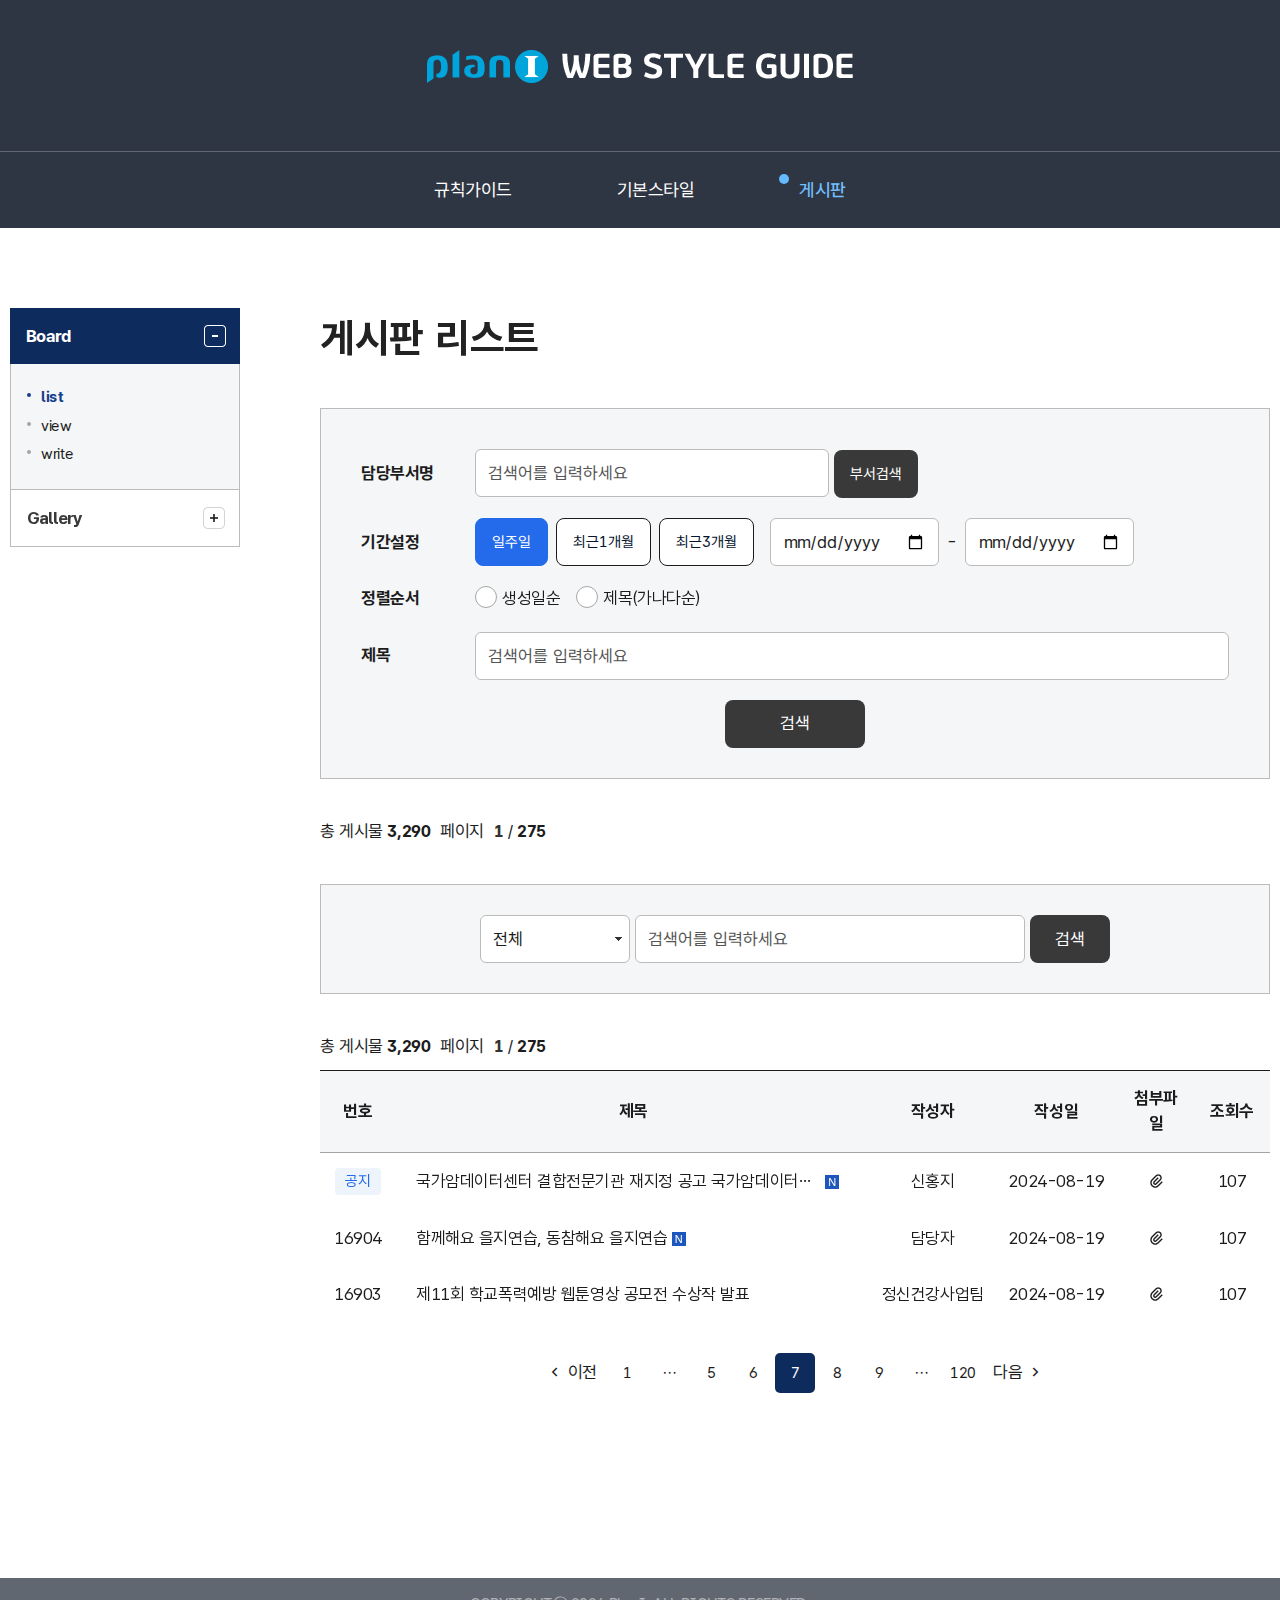
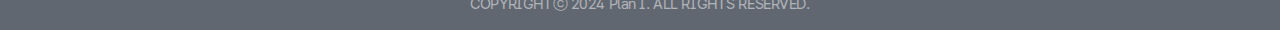
<file: guide/board_list.html>
<!DOCTYPE html>
<html lang="ko">

<head>
	<meta charset="utf-8">
	<meta http-equiv="X-UA-Compatible" content="IE=edge" />
	<meta name="viewport" content="width=device-width,initial-scale=1.0,minimum-scale=1.0,user-scalable=yes">
	<meta name="title" content="">
	<meta name="description" content="">
	<meta name="keyword" content="">
	<meta name="copyright" content="">
	<meta property="og:type" content="website">
	<meta property="og:site_name" content="">
	<meta property="og:title" content="">
	<meta property="og:url" content="http://localhost/?">
	<meta property="og:description" content="">
	<link rel="apple-touch-icon" sizes="180x180" href="../img/layout/favicon_180px.png">
	<link rel="icon" type="image/png" sizes="192x192"  href="../img/layout/favicon_192px.png">
	<link rel="icon" type="image/png" sizes="32x32" href="../img/layout/favicon_32px.png">
	<title>스타일가이드</title>

	<!-- CSS -->
	<link rel="stylesheet" href="../css/pattern.css">	
	<link rel="stylesheet" href="../css/board.css">
	<link rel="stylesheet" href="guide.css">

	<!-- 공통 JS -->
	<script src="../js/jquery.min.js"></script>
	<script src="../js/swiper-bundle.min.js"></script>
	
</head>

<body class="guide">
	
	<div id="wrap">
		<header>
            <h1><img src="logo.png" alt="web style guide"></h1> 
            <p class="menu">
                <a href="guide_rule.html">규칙가이드</a>
                <a href="guide_common.html">기본스타일</a>
                <a href="board_list.html" class="active">게시판</a>
            </p>
        </header>

		<main id="container">	
			<div class="inner in-between">
				<section id="snb" class="left-menu">
					<div class="snb" data-active="0">						
						<nav class="list">
							<ul id="left_menu_top" class="head_menu_depth">
								<li class="active is-depth3">
									<a href="#">Board</a>
									<ul class="depth3">
										<li class="active"><a href="board_list.html">list</a></li>
										<li><a href="board_view.html">view</a></li>
										<li><a href="board_write.html">write</a></li>
									</ul>
								</li>
								<li class="is-depth3">
									<a href="#">Gallery</a>
									<ul class="depth3">
										<li class="active"><a href="gallery_list.html">list</a></li>
									</ul>
								</li>
								
							</ul>
						</nav>
					</div>
				</section>
				<!-- //snb -->		

				<section id="contents" class="contents">
					<h3 class="heading-l">게시판 리스트</h3>
					<div class="board-info">
						<form action="">
							<fieldset class="board-search-wrap form">
								<ul class="search-list">
									<li>						
										<label for="frmName" class="label">담당부서명</label>
										<div class="label-cont">
											<input type="text" name="keyWord" value="" title="검색어를 입력하세요" placeholder="검색어를 입력하세요" id="frmName">
											<button type="button" onclick="" class="btn search-btn sm">부서검색</button>
										</div>
									</li>
									<li>					
										<label for="frmStartDate" class="label">기간설정</label>
										<div class="label-cont form-inline">
											<div class="form-group">
												<button type="button" onclick="" class="btn sm active">일주일</button>
												<button type="button" onclick="" class="btn sm">최근1개월</button>
												<button type="button" onclick="" class="btn sm">최근3개월</button>
											</div>
											<div class="form-group">
												<input type="date" id="frmStartDate"> - <input type="date" id="frmEndDate">
											</div>							
										</div>
									</li>
									<li>					
										<span class="label">정렬순서</span>
										<div class="label-cont custom-input form-inline">
											<input type="radio" name="sortRadio" id="sortDate"><label for="sortDate">생성일순</label>
											<input type="radio" name="sortRadio" id="sortTitle"><label for="sortTitle">제목(가나다순)</label>
										</div>
									</li>
									<li>					
										<label for="frmTitle" class="label">제목</label>
										<div class="label-cont">
											<div class="form-row">	
												<input type="text" id="frmTitle" name="keyWord" value="" title="검색어를 입력하세요" placeholder="검색어를 입력하세요" class="form-item">
											</div>
										</div>
									</li>
								</ul>
								<button type="submit" onclick="" class="btn md search-btn">검색</button>
							</fieldset>		
						</form>
						<div class="page-info">
							<span class="total">
								총 게시물 <b>3,290</b>
							</span>
							<span class="current">페이지
								<strong>1</strong>
								/
								<b>275</b>
							</span>
						</div>					
					</div>
					<!-- //board-info -->

					<div class="board-info">
						<form action="">
							<fieldset class="board-search-wrap form">	
								<div class="board-search">		
									<select name="keyField" id="searchSelect" title="검색어 분류를 선택하세요">
										<option value="TITLE">제목</option>
										<option value="CONTENT">내용</option>
										<option value="M_NAME">작성자</option>
										<option value="" selected>전체</option>
									</select>
									<input type="text" name="keyWord" value="" title="검색어를 입력하세요" placeholder="검색어를 입력하세요">
									<button type="submit" onclick="" class="btn search-btn">검색</button>
								</div>
							</fieldset>
						</form>
						<div class="page-info">
							<span class="total">
								총 게시물 <b>3,290</b>
							</span>
							<span class="current">페이지
								<strong>1</strong>
								/
								<b>275</b>
							</span>
						</div>
						
													
					</div>
					<!-- //board-info -->
					<div class="board-list">
						<table>
							<caption>공지사항 목록 - 번호, 제목, 작성자, 작성일, 첨부파일, 조회수</caption>
							<colgroup>
								<col class="w8">
								<col>
								<col class="w13">
								<col class="w13">
								<col class="w8">
								<col class="w8">
							</colgroup>
							<thead>
								<tr>
									<th scope="col">번호</th>
									<th scope="col">제목</th>
									<th scope="col">작성자</th>
									<th scope="col">작성일</th>
									<th scope="col">첨부파일</th>
									<th scope="col">조회수</th>
								</tr>
							</thead>
							<tbody>
								<tr>
									<td data-label="번호"><i class="ic-notice">공지</i></td>
									<td data-label="제목" class="subject"><a href="">국가암데이터센터 결합전문기관 재지정 공고 국가암데이터센터 결합전문기관 재지정 공고</a><i class="ic-new"><span class="sr-only">새글</span></i></td>
									<td data-label="작성자">신홍지</td>
									<td data-label="작성일">2024-08-19</td>
									<td data-label="첨부파일"><i class="ri-attachment-2"><span class="sr-only">첨부파일</span></i></td>
									<td data-label="조회수">107</td>
								</tr>
								<tr>
									<td data-label="번호">16904</td>
									<td data-label="제목" class="subject"><a href="">함께해요 을지연습, 동참해요 을지연습</a><i class="ic-new"><span class="sr-only">새글</span></i></td>
									<td data-label="작성자">담당자</td>
									<td data-label="작성일">2024-08-19</td>
									<td data-label="첨부파일"><i class="ri-attachment-2"><span class="sr-only">첨부파일</span></i></td>
									<td data-label="조회수">107</td>
								</tr>
								<tr>
									<td data-label="번호">16903</td>
									<td data-label="제목" class="subject"><a href="">제11회 학교폭력예방 웹툰영상 공모전 수상작 발표</a></td>
									<td data-label="작성자">정신건강사업팀</td>
									<td data-label="작성일">2024-08-19</td>
									<td data-label="첨부파일"><i class="ri-attachment-2"><span class="sr-only">첨부파일</span></i></td>
									<td data-label="조회수">107</td>
								</tr>
							</tbody>
						</table>
					</div>
					<!-- //board-list -->
					<div class="pagination">
						<a href="" class="page-navi prev">이전</a>
						<div class="page-links">
							<a href="" class="page-link">1</a>
							<span class="page-link link-dot"></span>
							<a href="" class="page-link">5</a>
							<a href="" class="page-link">6</a>
							<a href="" class="page-link active">7</a>
							<a href="" class="page-link">8</a>
							<a href="" class="page-link">9</a>
							<span class="page-link link-dot"></span>
							<a href="" class="page-link">120</a>
						</div>
						<a href="" class="page-navi next">다음</a>
					</div>
					<!-- //pagination -->	

				</section><!--//content-->
			</div>
			<!--//contentWrap-->

			<a href="#wrap" class="go-top fixed"><i class="ri-arrow-up-s-line" aria-hidden="true"></i><span>TOP</span></a>
		</main>
		<footer class="footer">COPYRIGHTⓒ 2024 Plan I. ALL RIGHTS RESERVED.</footer>
		
	</div>
	<!-- //guide -->
	
	<!-- 공통 JS -->
	<script src="../js/func.js"></script>
	<script src="../js/common.js"></script>

	<!-- 서브 JS -->
	<script src="../js/sub.js"></script>
	
	<!-- 가이드 JS -->
	<script src="guide.js"></script>

</body>

</html>
</file>
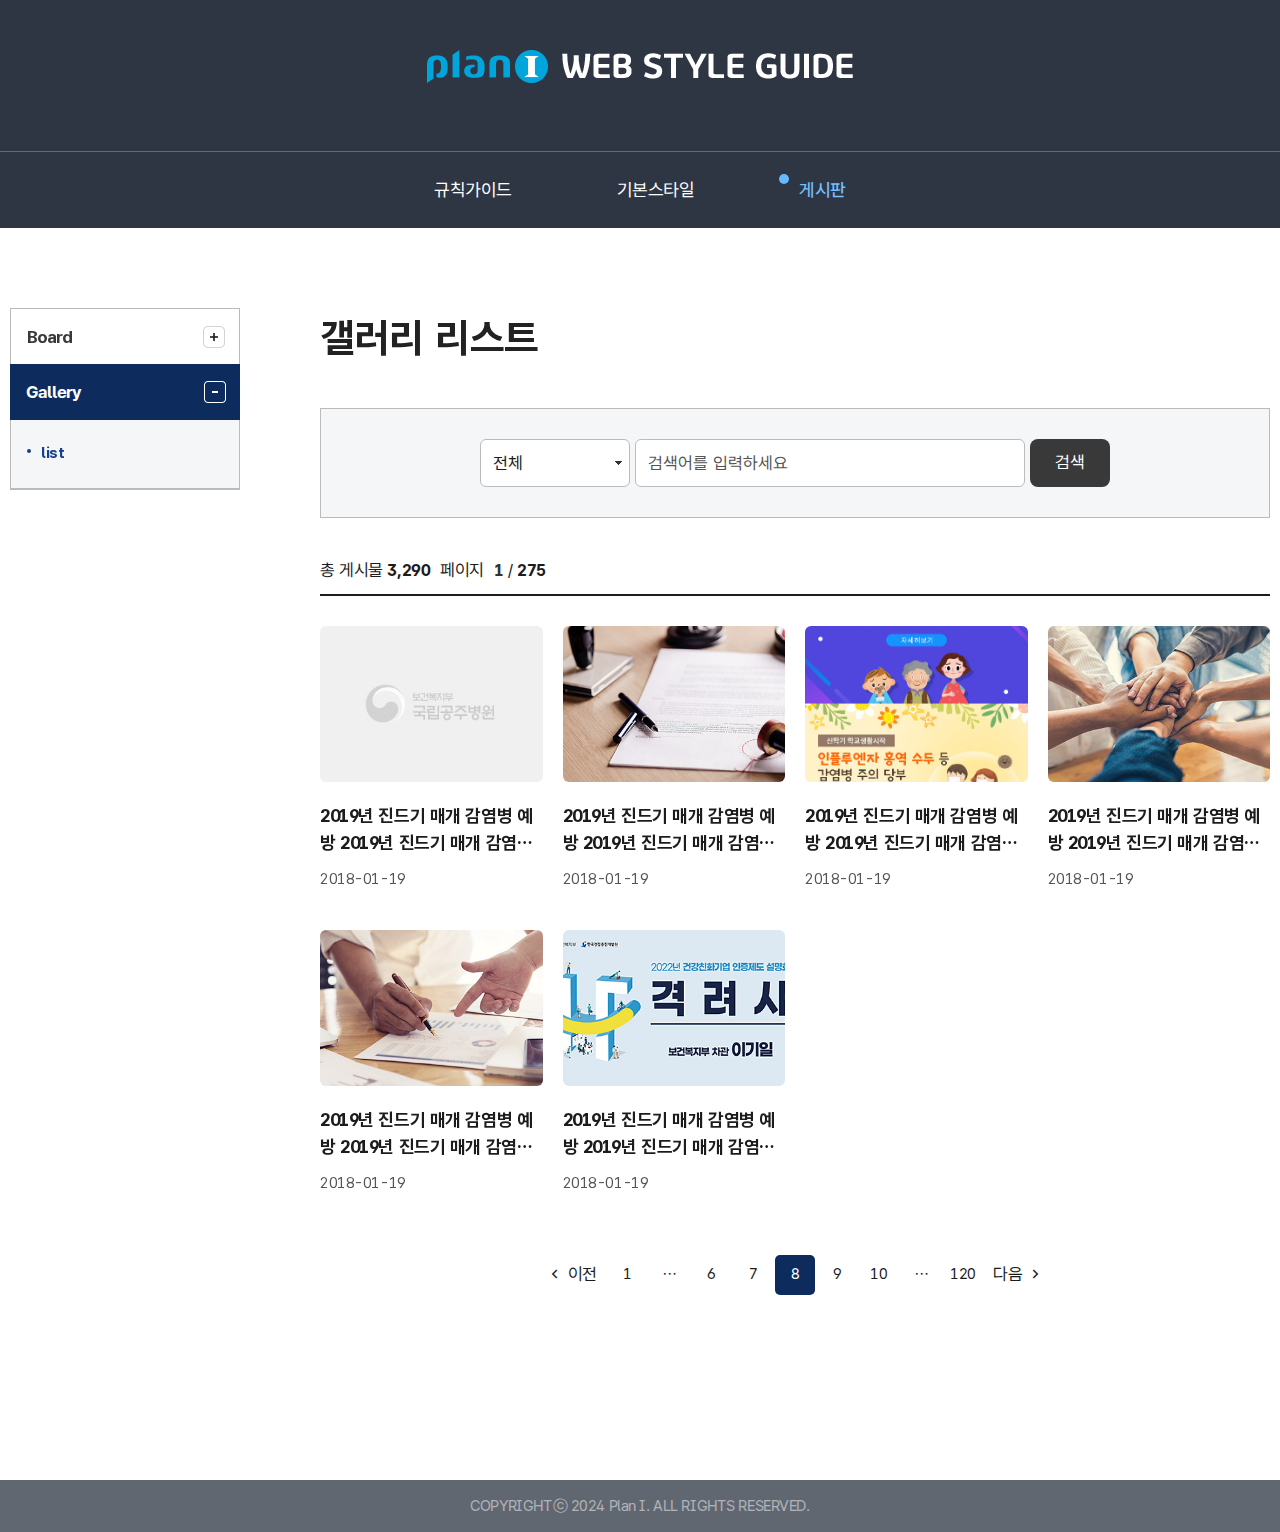
<file: guide/gallery_list.html>
<!DOCTYPE html>
<html lang="ko">

<head>
	<meta charset="utf-8">
	<meta http-equiv="X-UA-Compatible" content="IE=edge" />
	<meta name="viewport" content="width=device-width,initial-scale=1.0,minimum-scale=1.0,user-scalable=yes">
	<meta name="title" content="">
	<meta name="description" content="">
	<meta name="keyword" content="">
	<meta name="copyright" content="">
	<meta property="og:type" content="website">
	<meta property="og:site_name" content="">
	<meta property="og:title" content="">
	<meta property="og:url" content="http://localhost/?">
	<meta property="og:description" content="">
	<link rel="apple-touch-icon" sizes="180x180" href="../img/layout/favicon_180px.png">
	<link rel="icon" type="image/png" sizes="192x192" href="../img/layout/favicon_192px.png">
	<link rel="icon" type="image/png" sizes="32x32" href="../img/layout/favicon_32px.png">
	<title>스타일가이드</title>

	<!-- CSS -->
	<link rel="stylesheet" href="../css/pattern.css">
	<link rel="stylesheet" href="../css/board.css">
	<link rel="stylesheet" href="guide.css">

	<!-- 공통 JS -->
	<script src="../js/jquery.min.js"></script>
	<script src="../js/swiper-bundle.min.js"></script>

</head>

<body class="guide">

	<div id="wrap">
		<header>
			<h1><img src="logo.png" alt="web style guide"></h1>
			<p class="menu">
				<a href="guide_rule.html">규칙가이드</a>
				<a href="guide_common.html">기본스타일</a>
				<a href="board_list.html" class="active">게시판</a>
			</p>
		</header>

		<main id="container">
			<div class="inner in-between">
				<section id="snb" class="left-menu">
					<div class="snb" data-active="1">
						<nav class="list">
							<ul id="left_menu_top" class="head_menu_depth">
								<li class="is-depth3">
									<a href="#">Board</a>
									<ul class="depth3">
										<li><a href="board_list.html">list</a></li>
										<li><a href="board_view.html">view</a></li>
										<li><a href="board_write.html">write</a></li>
									</ul>
								</li>
								<li class="active is-depth3">
									<a href="#">Gallery</a>
									<ul class="depth3">
										<li class="active"><a href="gallery_list.html">list</a></li>
									</ul>
								</li>

							</ul>
						</nav>
					</div>
				</section>
				<!-- //snb -->

				<section id="contents" class="contents">
					<h3 class="heading-l">갤러리 리스트</h3>
					<div class="board-info">
						<form action="">
							<fieldset class="board-search-wrap form">
								<div class="board-search">
									<select name="keyField" id="searchSelect" title="검색어 분류를 선택하세요">
										<option value="TITLE">제목</option>
										<option value="CONTENT">내용</option>
										<option value="M_NAME">작성자</option>
										<option value="" selected>전체</option>
									</select>
									<input type="text" name="keyWord" value="" title="검색어를 입력하세요"
										placeholder="검색어를 입력하세요">
									<button type="submit" onclick="" class="btn search-btn">검색</button>
								</div>
							</fieldset>
						</form>
						<div class="page-info">
							<span class="total">
								총 게시물 <b>3,290</b>
							</span>
							<span class="current">페이지
								<strong>1</strong>
								/
								<b>275</b>
							</span>
						</div>


					</div>
					<!-- //board-info -->
					<div class="board-list gallery-list">

						<ul class="ul">
							<li class="li">
								<a href="gallery_view.html" class="item">
									<span class="thumb">
										<img src="../img/board/no_image.jpg" alt="">
									</span>
									<div class="txt">
										<strong class="title">2019년 진드기 매개 감염병 예방 2019년 진드기 매개 감염병 예방 2019년 진드기 매개 감염병
											예방 2019년 진드기 매개 감염병 예방</strong>
										<span class="etc-info">
											<span class="date">2018-01-19</span>
											<!-- <span class="hit">530</span> -->

										</span>
									</div>
								</a>
							</li>
							<li class="li">
								<a href="gallery_view.html" class="item">
									<span class="thumb">
										<img src="../img/board/gallery_thumb_01.jpg" alt="">
									</span>
									<div class="txt">
										<strong class="title">2019년 진드기 매개 감염병 예방 2019년 진드기 매개 감염병 예방 2019년 진드기 매개 감염병
											예방 2019년 진드기 매개 감염병 예방</strong>
										<span class="etc-info">
											<span class="date">2018-01-19</span>
											<!-- <span class="hit">530</span> -->

										</span>
									</div>
								</a>
							</li>
							<li class="li">
								<a href="gallery_view.html" class="item">
									<span class="thumb">
										<img src="../img/board/gallery_thumb_02.jpg" alt="">
									</span>
									<div class="txt">
										<strong class="title">2019년 진드기 매개 감염병 예방 2019년 진드기 매개 감염병 예방 2019년 진드기 매개 감염병
											예방 2019년 진드기 매개 감염병 예방</strong>
										<span class="etc-info">
											<span class="date">2018-01-19</span>
											<!-- <span class="hit">530</span> -->

										</span>
									</div>
								</a>
							</li>
							<li class="li">
								<a href="gallery_view.html" class="item">
									<span class="thumb">
										<img src="../img/board/gallery_thumb_03.jpg" alt="">
									</span>
									<div class="txt">
										<strong class="title">2019년 진드기 매개 감염병 예방 2019년 진드기 매개 감염병 예방 2019년 진드기 매개 감염병
											예방 2019년 진드기 매개 감염병 예방</strong>
										<span class="etc-info">
											<span class="date">2018-01-19</span>
											<!-- <span class="hit">530</span> -->

										</span>
									</div>
								</a>
							</li>
							<li class="li">
								<a href="gallery_view.html" class="item">
									<span class="thumb">
										<img src="../img/board/gallery_thumb_04.jpg" alt="">
									</span>
									<div class="txt">
										<strong class="title">2019년 진드기 매개 감염병 예방 2019년 진드기 매개 감염병 예방 2019년 진드기 매개 감염병
											예방 2019년 진드기 매개 감염병 예방</strong>
										<span class="etc-info">
											<span class="date">2018-01-19</span>
											<!-- <span class="hit">530</span> -->

										</span>
									</div>
								</a>
							</li>
							<li class="li">
								<a href="gallery_view.html" class="item">
									<span class="thumb">
										<img src="../img/board/gallery_thumb_05.jpg" alt="">
									</span>
									<div class="txt">
										<strong class="title">2019년 진드기 매개 감염병 예방 2019년 진드기 매개 감염병 예방 2019년 진드기 매개 감염병
											예방 2019년 진드기 매개 감염병 예방</strong>
										<span class="etc-info">
											<span class="date">2018-01-19</span>
											<!-- <span class="hit">530</span> -->

										</span>
									</div>
								</a>
							</li>

						</ul>
					</div>
					<!-- //board-list -->
					<div class="pagination">
						<a href="" class="page-navi prev">이전</a>
						<div class="page-links">
							<a href="" class="page-link">1</a>
							<span class="page-link link-dot"></span>
							<a href="" class="page-link">6</a>
							<a href="" class="page-link">7</a>
							<a href="" class="page-link active">8</a>
							<a href="" class="page-link">9</a>
							<a href="" class="page-link">10</a>
							<span class="page-link link-dot"></span>
							<a href="" class="page-link">120</a>
						</div>
						<a href="" class="page-navi next">다음</a>
					</div>
					<!-- //pagination -->

				</section><!--//content-->
			</div>
			<!--//contentWrap-->

			<a href="#wrap" class="go-top fixed"><i class="ri-arrow-up-s-line"
					aria-hidden="true"></i><span>TOP</span></a>
		</main>
		<footer class="footer">COPYRIGHTⓒ 2024 Plan I. ALL RIGHTS RESERVED.</footer>

	</div>
	<!-- //guide -->

	<!-- 공통 JS -->
	<script src="../js/func.js"></script>
	<script src="../js/common.js"></script>

	<!-- 서브 JS -->
	<script src="../js/sub.js"></script>

	<!-- 가이드 JS -->
	<script src="guide.js"></script>

</body>

</html>
</file>
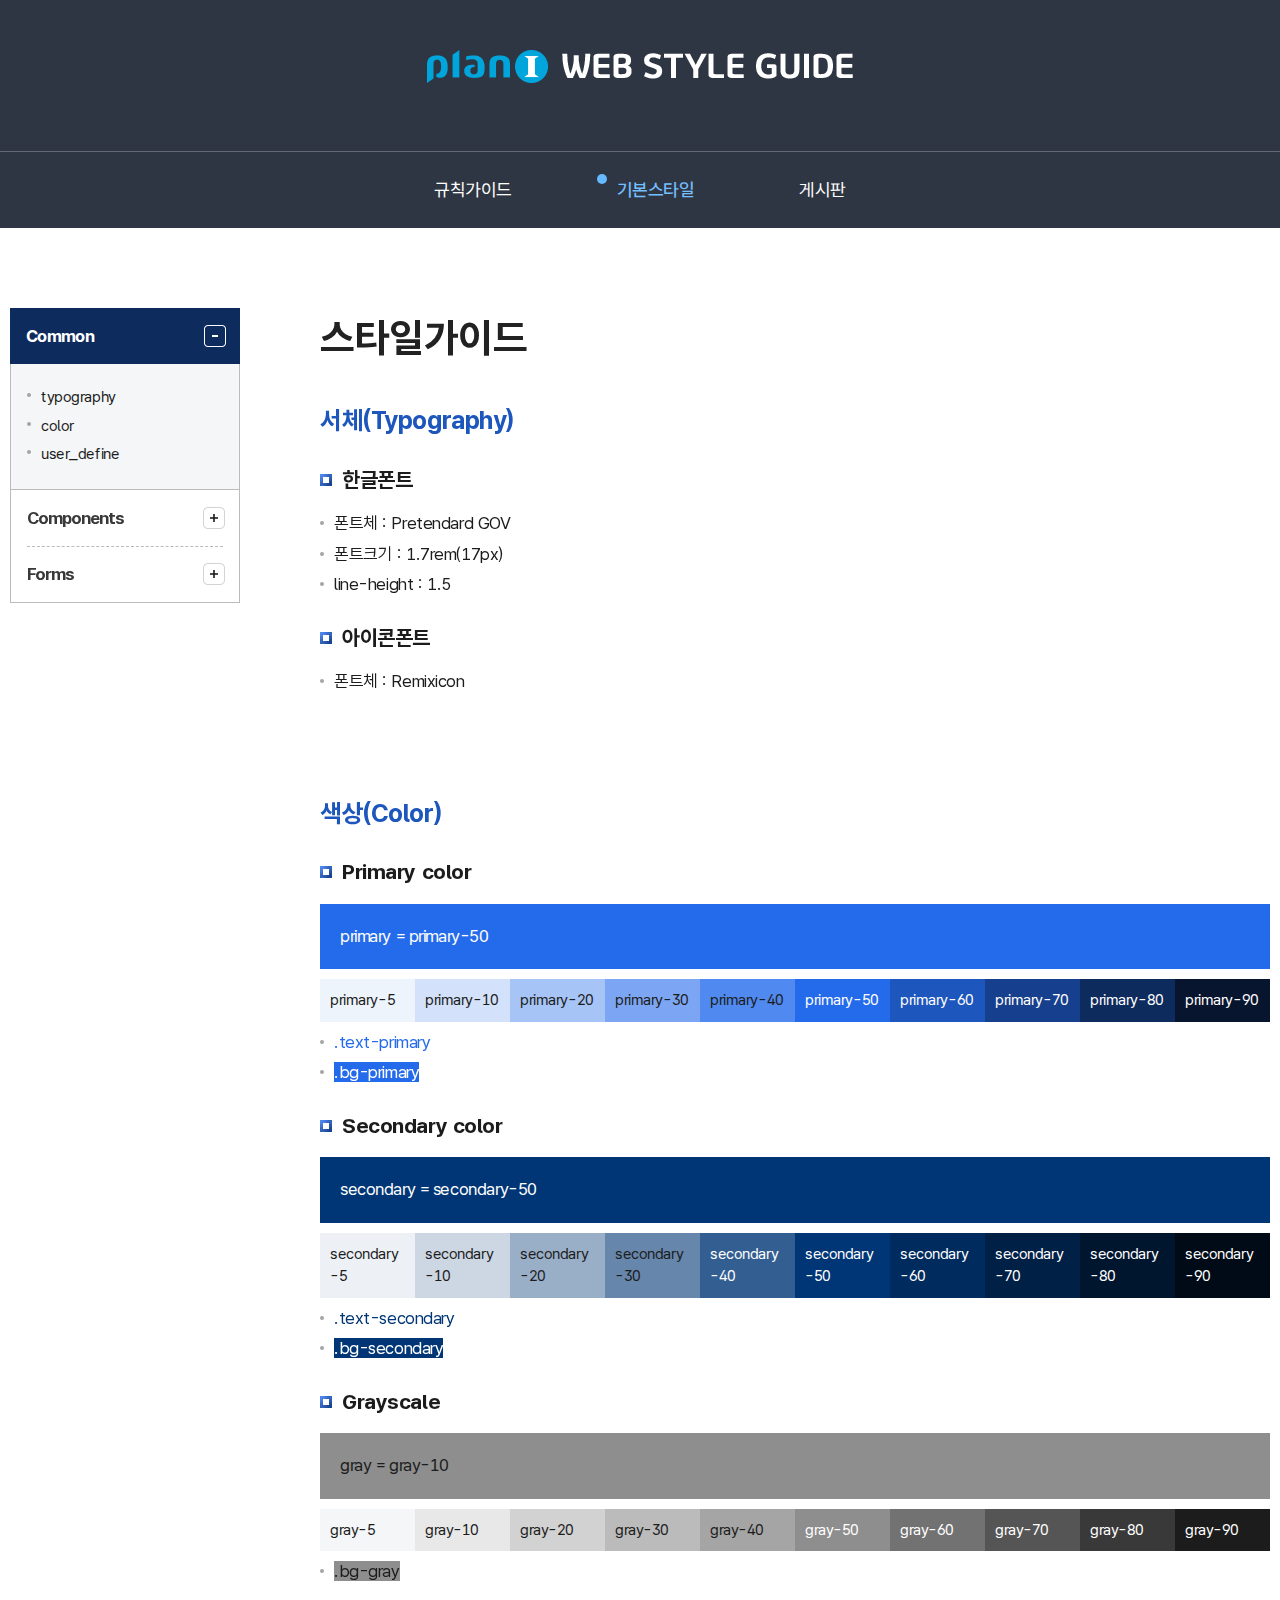
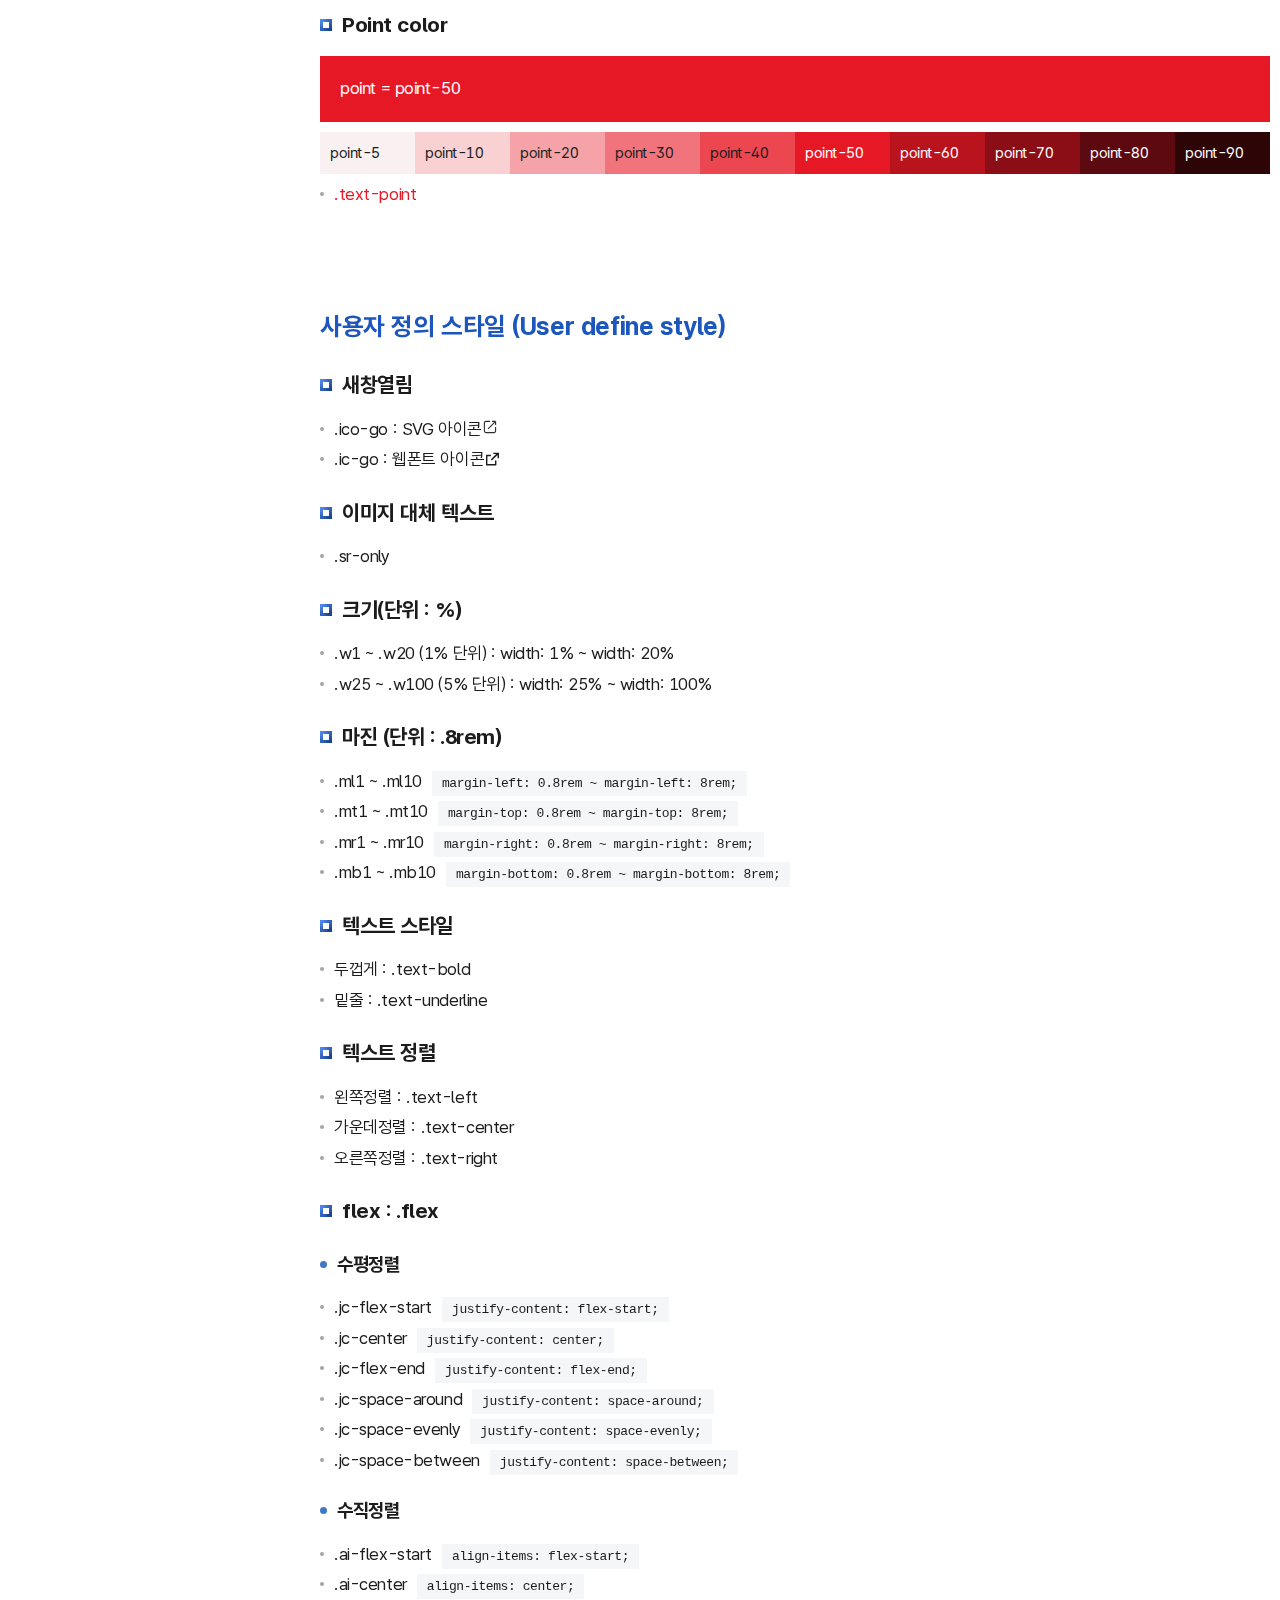
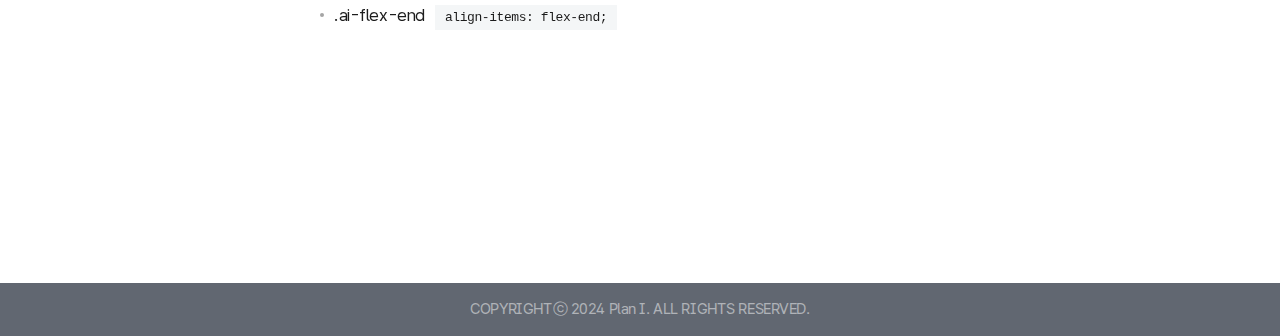
<file: guide/guide_common.html>
<!DOCTYPE html>
<html lang="ko">

<head>
	<meta charset="utf-8">
	<meta http-equiv="X-UA-Compatible" content="IE=edge" />
	<meta name="viewport" content="width=device-width,initial-scale=1.0,minimum-scale=1.0,user-scalable=yes">
	<meta name="title" content="">
	<meta name="description" content="">
	<meta name="keyword" content="">
	<meta name="copyright" content="">
	<meta property="og:type" content="website">
	<meta property="og:site_name" content="">
	<meta property="og:title" content="">
	<meta property="og:url" content="http://localhost/?">
	<meta property="og:description" content="">
	<link rel="apple-touch-icon" sizes="180x180" href="../img/layout/favicon_180px.png">
	<link rel="icon" type="image/png" sizes="192x192"  href="../img/layout/favicon_192px.png">
	<link rel="icon" type="image/png" sizes="32x32" href="../img/layout/favicon_32px.png">
	<title>스타일가이드</title>

	<!-- CSS -->
	<link rel="stylesheet" href="../css/pattern.css">
	<link rel="stylesheet" href="guide.css">

	<!-- 공통 JS -->
	<script src="../js/jquery.min.js"></script>
	<script src="../js/swiper-bundle.min.js"></script>
	
</head>

<body class="guide">
	
	<div id="wrap">
		<header>
            <h1><img src="logo.png" alt="web style guide"></h1> 
            <p class="menu">
                <a href="guide_rule.html">규칙가이드</a>
                <a href="guide_common.html" class="active">기본스타일</a>
                <a href="board_list.html">게시판</a>
            </p>
        </header>

		<main id="container">	

			<div class="inner in-between">
				<section id="snb" class="left-menu">
					<div class="snb" data-active="0">						
						<nav class="list">
							<ul id="left_menu_top" class="head_menu_depth">
								<li class="is-depth3">
									<a href="guide_common.html">Common</a>
									<ul class="depth3">
										<li><a href="guide_common.html#typography">typography</a></li>
										<li><a href="guide_common.html#color">color</a></li>
										<li><a href="guide_common.html#userDefine">user_define</a></li>
									</ul>
								</li>
								<li class="is-depth3">
									<a href="guide_component.html">Components</a>
									<ul class="depth3">
										<li><a href="guide_component.html#tab">tab</a></li>
										<li><a href="guide_component.html#box">box</a></li>
										<li><a href="guide_component.html#heading">heading</a></li>
										<li><a href="guide_component.html#list">list</a></li>										
										<li><a href="guide_component.html#image">image</a></li>
										<li><a href="guide_component.html#table">table</a></li>	
										<li><a href="guide_component.html#button">button</a></li>
										<li><a href="guide_component.html#card">card</a></li>
										<li><a href="guide_component.html#accordion">accordion</a></li>
										<!-- <li><a href="#alert">alert</a></li>
										<li><a href="#badge">badge</a></li> -->
										<li><a href="guide_component.html#dialog">modal(dialog)</a></li>
										<li><a href="guide_component.html#pagination">pagination</a></li>				
										<li><a href="guide_component.html#slider">slider</a></li>											
										<li><a href="guide_component.html#contInfo">콘텐츠정보</a></li>									
									</ul>
								</li>
								<li class="is-depth3">
									<a href="guide_form.html">Forms</a>
									<ul class="depth3">
										<li><a href="guide_form.html#formItem">form-item</a></li>
										<li><a href="guide_form.html#formGroup">form-group</a></li>
										<li><a href="guide_form.html#formInline">form-inline</a></li>
										<li><a href="guide_form.html#formRow">form-row</a></li>
									</ul>
								</li>
								
							</ul>
						</nav>
					</div>
				</section>
				<!-- //snb -->		

				<section id="contents" class="contents">
					<h3 class="heading-l">스타일가이드</h3>
					<article class="guide-article" id="typography">
						<h4 class="heading-m">서체(Typography)</h4>
					
						<h5 class="heading-s">한글폰트</h5>
						<ul class="list-dot">
							<li>폰트체 : Pretendard GOV</li>
							<li>폰트크기 : 1.7rem(17px)</li>
							<li>line-height : 1.5</li>
						</ul>
						<h5 class="heading-s">아이콘폰트</h5>
						<ul class="list-dot">
							<li>폰트체 : Remixicon</li>
						</ul>
					</article>
					<article class="guide-article" id="color">
						<h4 class="heading-m">색상(Color)</h4>
						<h5 class="heading-s">Primary color</h5>
						<div class="bg-primary text-white" style="padding:2rem">primary = primary-50</div>
						<ul class="color-depth color">
							<li style="background:var(--primary-5)">primary-5</li>
							<li style="background:var(--primary-10)">primary-10</li>
							<li style="background:var(--primary-20)">primary-20</li>
							<li style="background:var(--primary-30)">primary-30</li>
							<li style="background:var(--primary-40)">primary-40</li>
							<li style="background:var(--primary-50)">primary-50</li>
							<li style="background:var(--primary-60)">primary-60</li>
							<li style="background:var(--primary-70)">primary-70</li>
							<li style="background:var(--primary-80)">primary-80</li>
							<li style="background:var(--primary-90)">primary-90</li>
						</ul>
						<ul class="list-dot">
							<li class="text-primary">.text-primary</li>
							<li><span class="bg-primary text-white">.bg-primary</span></li>
						</ul>
						<h5 class="heading-s">Secondary color</h5>
						<div class="bg-secondary text-white" style="padding:2rem">secondary = secondary-50</div>
						<ul class="color-depth color">
							<li style="background:var(--secondary-5)">secondary-5</li>
							<li style="background:var(--secondary-10)">secondary-10</li>
							<li style="background:var(--secondary-20)">secondary-20</li>
							<li style="background:var(--secondary-30)">secondary-30</li>
							<li style="background:var(--secondary-40)" class="text-white">secondary-40</li>
							<li style="background:var(--secondary-50)">secondary-50</li>
							<li style="background:var(--secondary-60)">secondary-60</li>
							<li style="background:var(--secondary-70)">secondary-70</li>
							<li style="background:var(--secondary-80)">secondary-80</li>
							<li style="background:var(--secondary-90)">secondary-90</li>
						</ul>
						<ul class="list-dot">
							<li class="text-secondary">.text-secondary</li>
							<li><span class="bg-secondary text-white">.bg-secondary</span></li>
						</ul>
						<!-- 
						<h5 class="heading-s">Tertiary color</h5>
						<div class="bg-tertiary text-white" style="padding:2rem">tertiary = tertiary-50</div>
						<ul class="color-depth color">
							<li style="background:var(--tertiary-5)">tertiary-5</li>
							<li style="background:var(--tertiary-10)">tertiary-10</li>
							<li style="background:var(--tertiary-20)">tertiary-20</li>
							<li style="background:var(--tertiary-30)">tertiary-30</li>
							<li style="background:var(--tertiary-40)">tertiary-40</li>
							<li style="background:var(--tertiary-50)">tertiary-50</li>
							<li style="background:var(--tertiary-60)">tertiary-60</li>
							<li style="background:var(--tertiary-70)">tertiary-70</li>
							<li style="background:var(--tertiary-80)">tertiary-80</li>
							<li style="background:var(--tertiary-90)">tertiary-90</li>
						</ul>
						<ul class="list-dot">
							<li class="text-tertiary">.text-tertiary</li>
							<li><span class="bg-tertiary text-white">.bg-tertiary</span></li>
						</ul> -->
						<h5 class="heading-s">Grayscale</h5>
						<div class="bg-gray" style="padding:2rem">gray = gray-10</div>
						<ul class="color-depth gray">
							<li style="background:var(--gray-5)">gray-5</li>
							<li style="background:var(--gray-10)">gray-10</li>
							<li style="background:var(--gray-20)">gray-20</li>
							<li style="background:var(--gray-30)">gray-30</li>
							<li style="background:var(--gray-40)">gray-40</li>
							<li style="background:var(--gray-50)">gray-50</li>
							<li style="background:var(--gray-60)">gray-60</li>
							<li style="background:var(--gray-70)">gray-70</li>
							<li style="background:var(--gray-80)">gray-80</li>
							<li style="background:var(--gray-90)">gray-90</li>
						</ul>
						<ul class="list-dot">
							<li><span class="bg-gray">.bg-gray</span></li>
						</ul>
						<h5 class="heading-s">Point color</h5>
						<div class="bg-point text-white" style="padding:2rem">point = point-50</div>
						<ul class="color-depth color">
							<li style="background:var(--point-5)">point-5</li>
							<li style="background:var(--point-10)">point-10</li>
							<li style="background:var(--point-20)">point-20</li>
							<li style="background:var(--point-30)">point-30</li>
							<li style="background:var(--point-40)">point-40</li>
							<li style="background:var(--point-50)">point-50</li>
							<li style="background:var(--point-60)">point-60</li>
							<li style="background:var(--point-70)">point-70</li>
							<li style="background:var(--point-80)">point-80</li>
							<li style="background:var(--point-90)">point-90</li>
						</ul>
						<ul class="list-dot">
							<li class="text-point">.text-point</li>
						</ul>
					</article>
					

					<article class="guide-article" id="userDefine">
						<h4 class="heading-m">사용자 정의 스타일 (User define style)</h4>
						
						<h5 class="heading-s">새창열림</h5>
						<ul class="list-dot">
							<li>.ico-go : <a href="http://www.plani.co.kr" target="_blank" class="ico-go" title="새창열림" rel="noopener noreferrer">SVG 아이콘</a></li>
							<li>.ic-go : <a href="http://www.plani.co.kr" target="_blank" class="ic-go" title="새창열림" rel="noopener noreferrer">웹폰트 아이콘</a></li>
						</ul>
						<h5 class="heading-s">이미지 대체 텍스트</h5>
						<ul class="list-dot">
							<li>.sr-only</li>
						</ul>
						<h5 class="heading-s">크기(단위 : %)</h5>
						<ul class="list-dot">
							<li>.w1 ~ .w20 (1% 단위) : width: 1% ~ width: 20%</li>
							<li>.w25 ~ .w100 (5% 단위) : width: 25% ~ width: 100%</li>
						</ul>
						<h5 class="heading-s">마진 (단위 : .8rem)</h5>
						<ul class="list-dot">
							<li>.ml1 ~ .ml10<code>margin-left: 0.8rem ~ margin-left: 8rem;</code></li>
							<li>.mt1 ~ .mt10<code>margin-top: 0.8rem ~ margin-top: 8rem;</code></li>
							<li>.mr1 ~ .mr10<code>margin-right: 0.8rem ~ margin-right: 8rem;</code></li>
							<li>.mb1 ~ .mb10<code>margin-bottom: 0.8rem ~ margin-bottom: 8rem;</code></li>
						</ul>
						<h5 class="heading-s">텍스트 스타일</h5>
						<ul class="list-dot">
							<li>두껍게 : .text-bold</li>
							<li>밑줄 : .text-underline</li>
						</ul>
						<h5 class="heading-s">텍스트 정렬</h5>
						<ul class="list-dot">
							<li>왼쪽정렬 : .text-left</li>
							<li>가운데정렬 : .text-center</li>
							<li>오른쪽정렬 : .text-right</li>
						</ul>
						<h5 class="heading-s">flex : .flex</h5>
						<h6 class="heading-xs">수평정렬</h6>
						<ul class="list-dot">
							<li>.jc-flex-start<code>justify-content: flex-start;</code></li>
							<li>.jc-center<code>justify-content: center;</code></li>
							<li>.jc-flex-end<code>justify-content: flex-end;</code></li>
							<li>.jc-space-around<code>justify-content: space-around;</code></li>
							<li>.jc-space-evenly<code>justify-content: space-evenly;</code></li>
							<li>.jc-space-between<code>justify-content: space-between;</code></li>
						</ul>						
						<h6 class="heading-xs">수직정렬</h6>
						<ul class="list-dot">
							<li>.ai-flex-start<code>align-items: flex-start;</code></li>
							<li>.ai-center<code>align-items: center;</code></li>
							<li>.ai-flex-end<code>align-items: flex-end;</code></li>
						</ul>
					</article>
					<!-- //user_define -->

				</section><!--//content-->
			</div>
			<!--//contentWrap-->

			<a href="#wrap" class="go-top fixed"><i class="ri-arrow-up-s-line" aria-hidden="true"></i><span>TOP</span></a>
		</main>
		<footer class="footer">COPYRIGHTⓒ 2024 Plan I. ALL RIGHTS RESERVED.</footer>
		
	</div>
	<!-- //guide -->
	
	<!-- 공통 JS -->
	<script src="../js/func.js"></script>
	<script src="../js/common.js"></script>

	<!-- 서브 JS -->
	<script src="../js/sub.js"></script>
	
	<!-- 가이드 JS -->
	<script src="guide.js"></script>

</body>

</html>
</file>
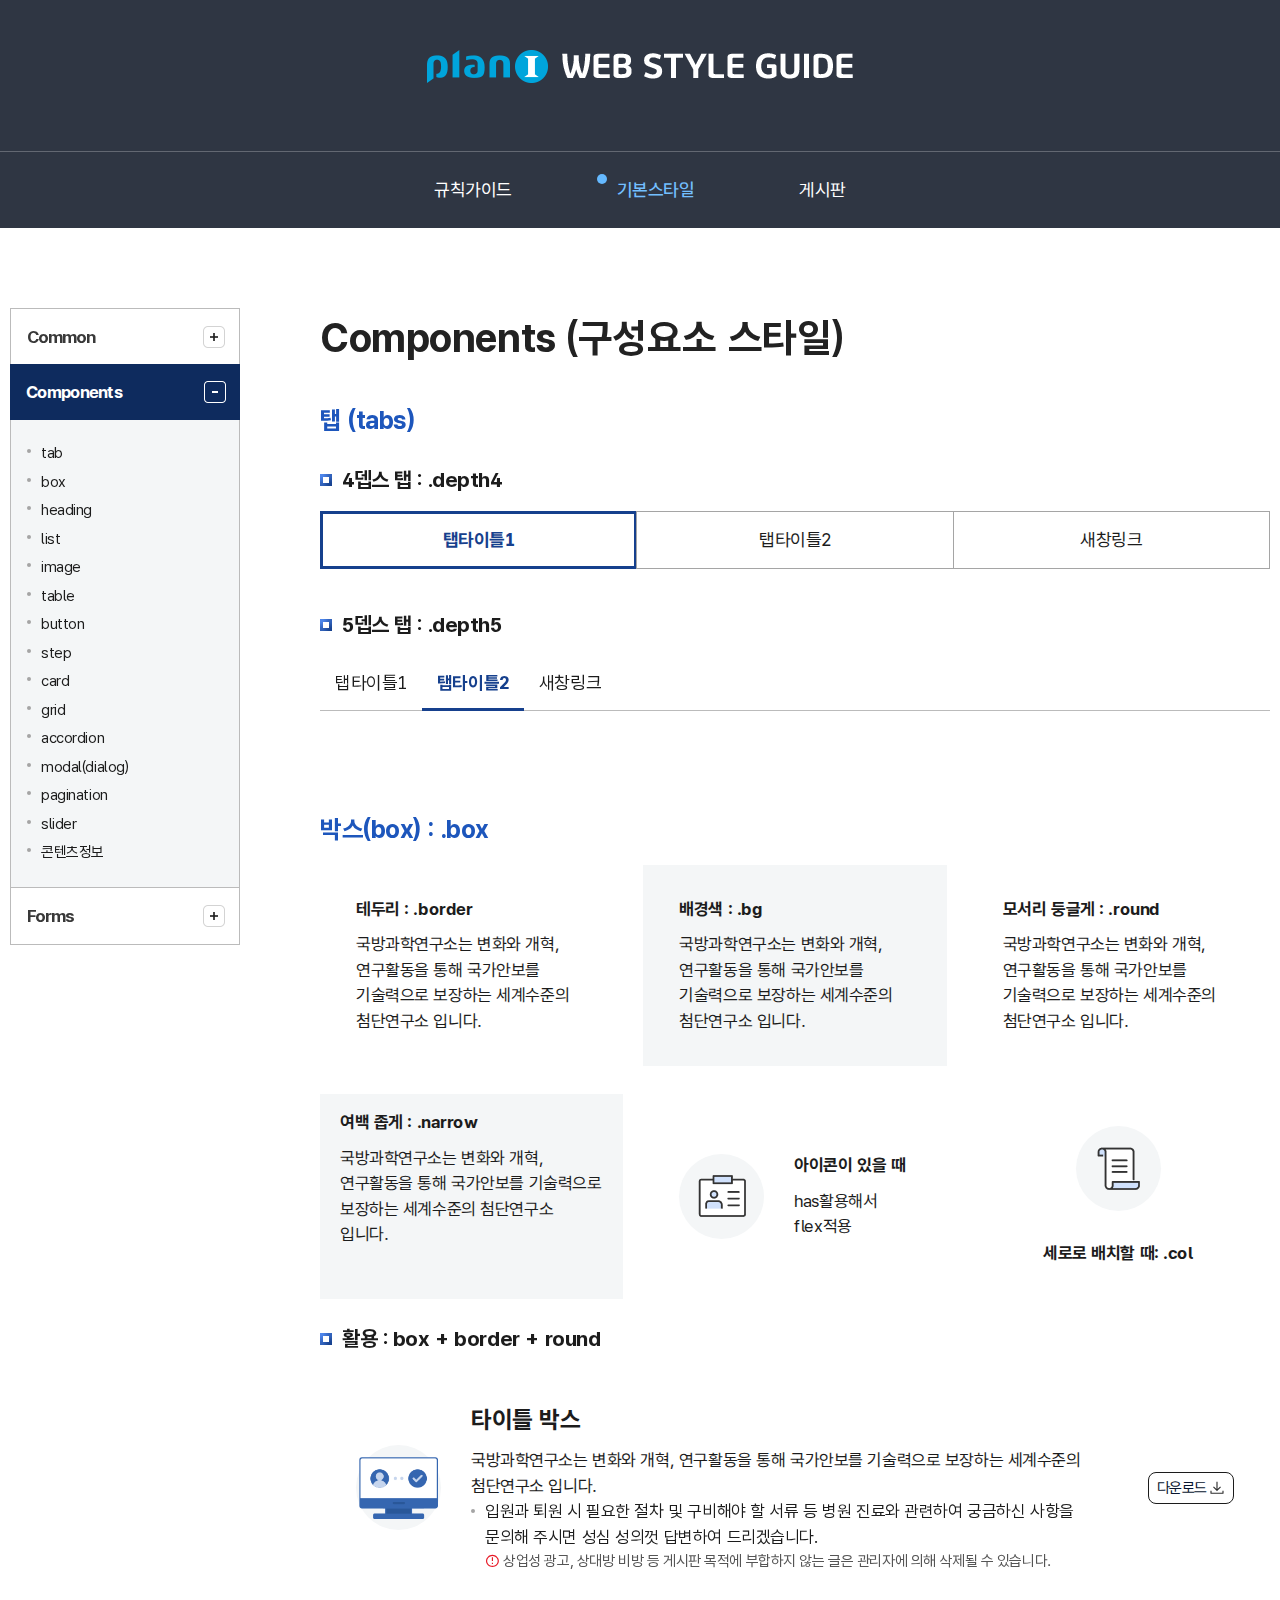
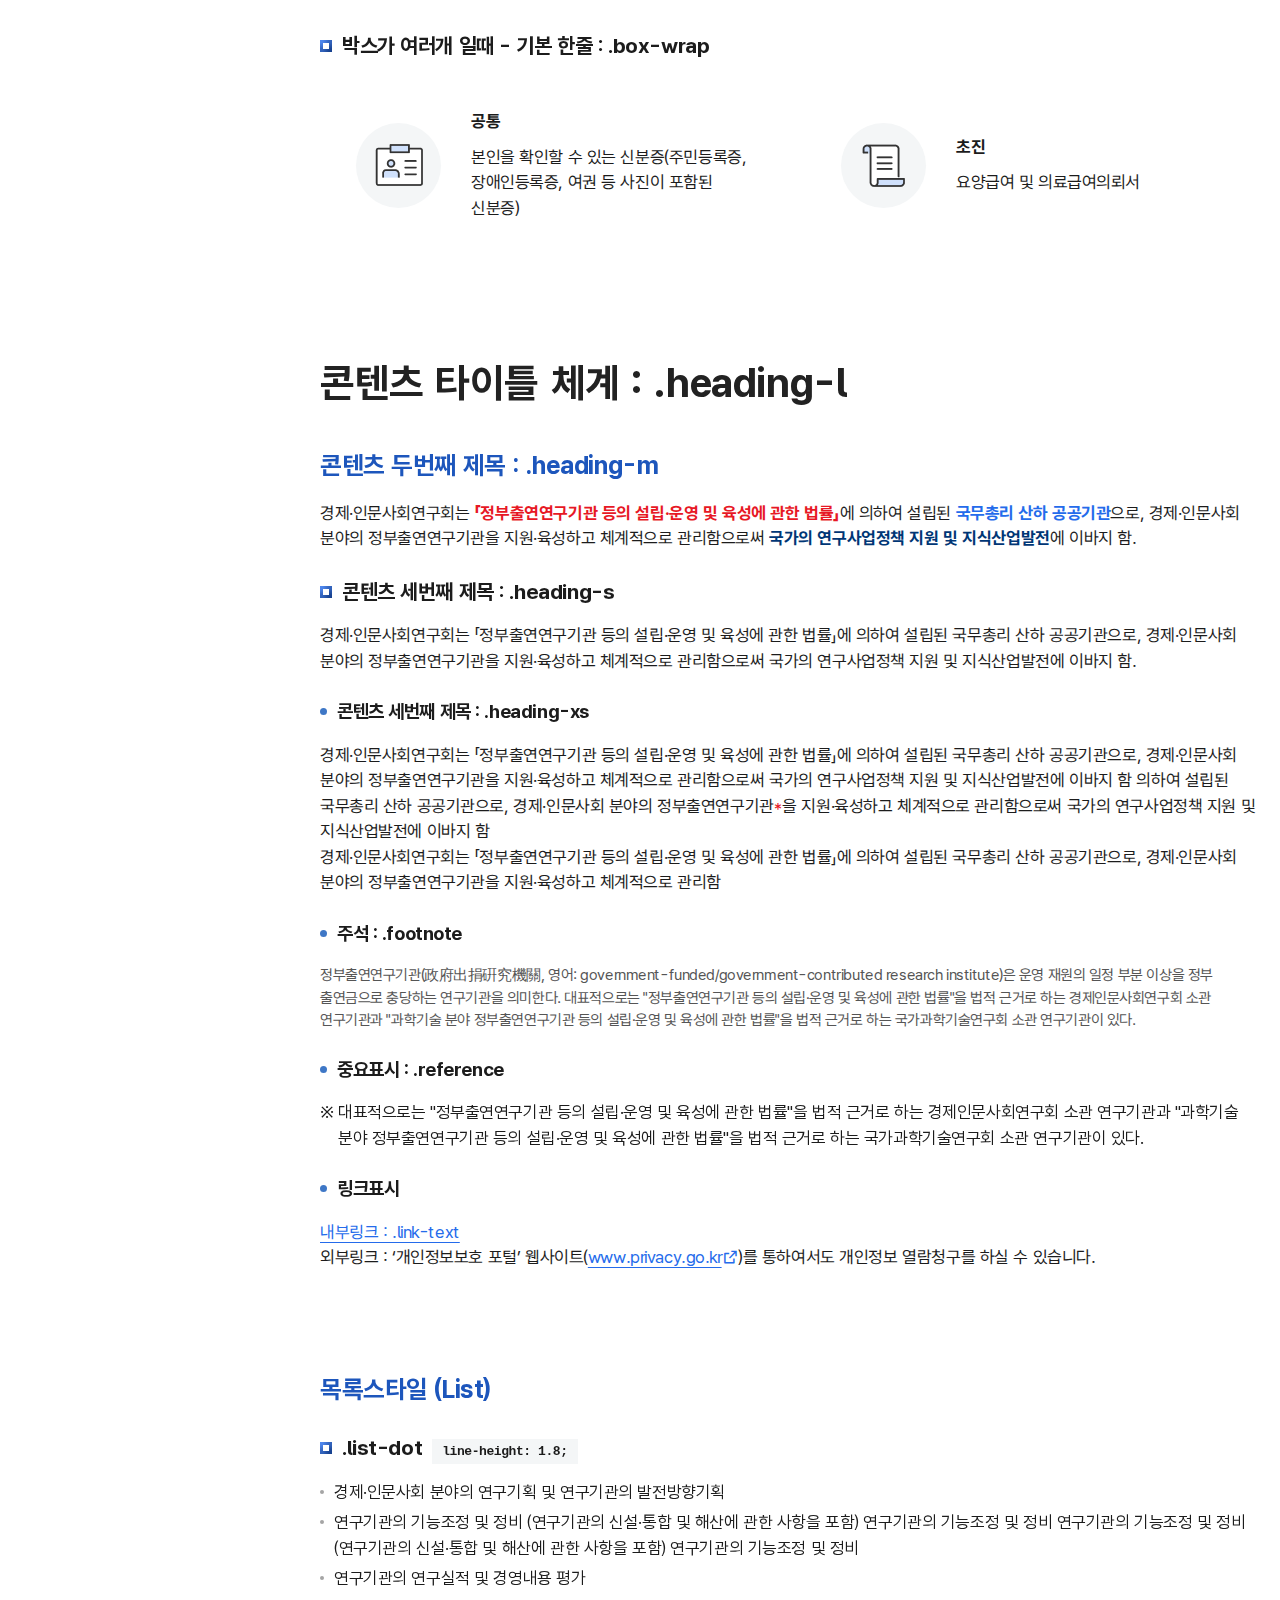
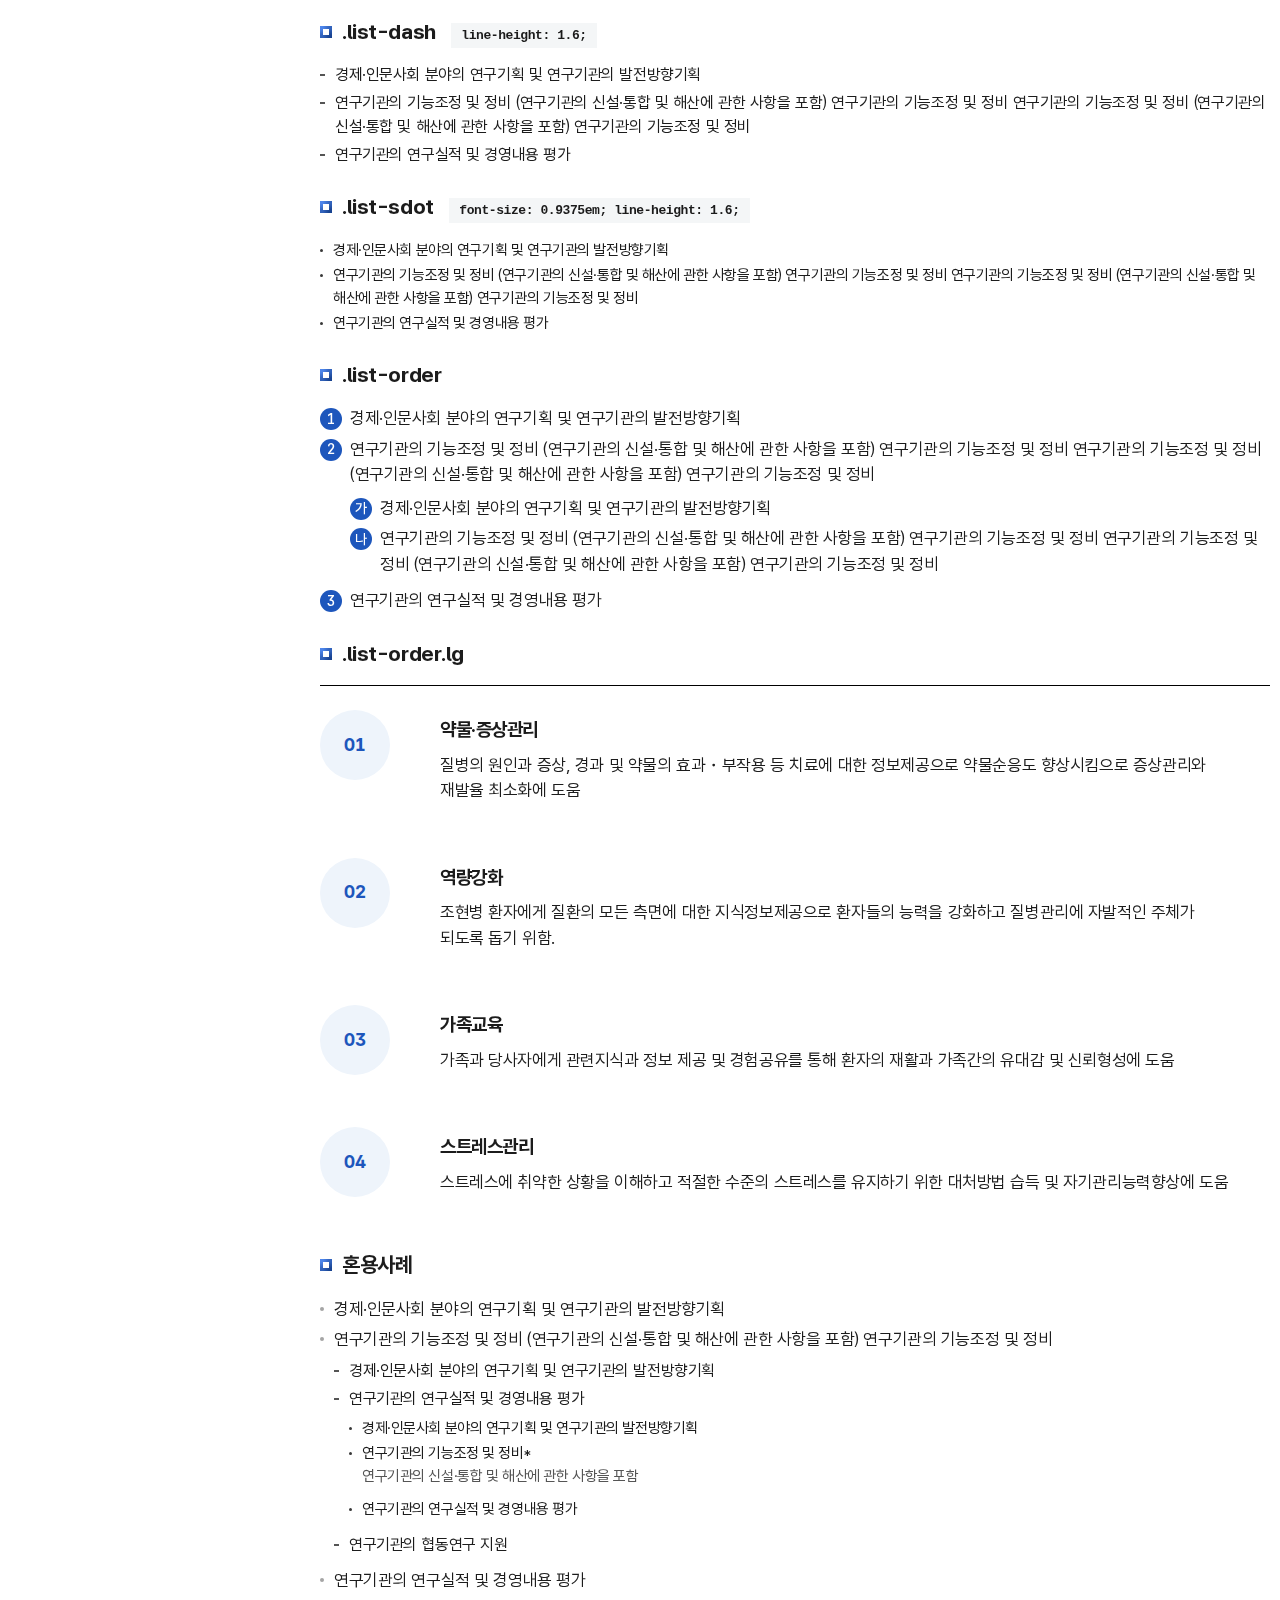
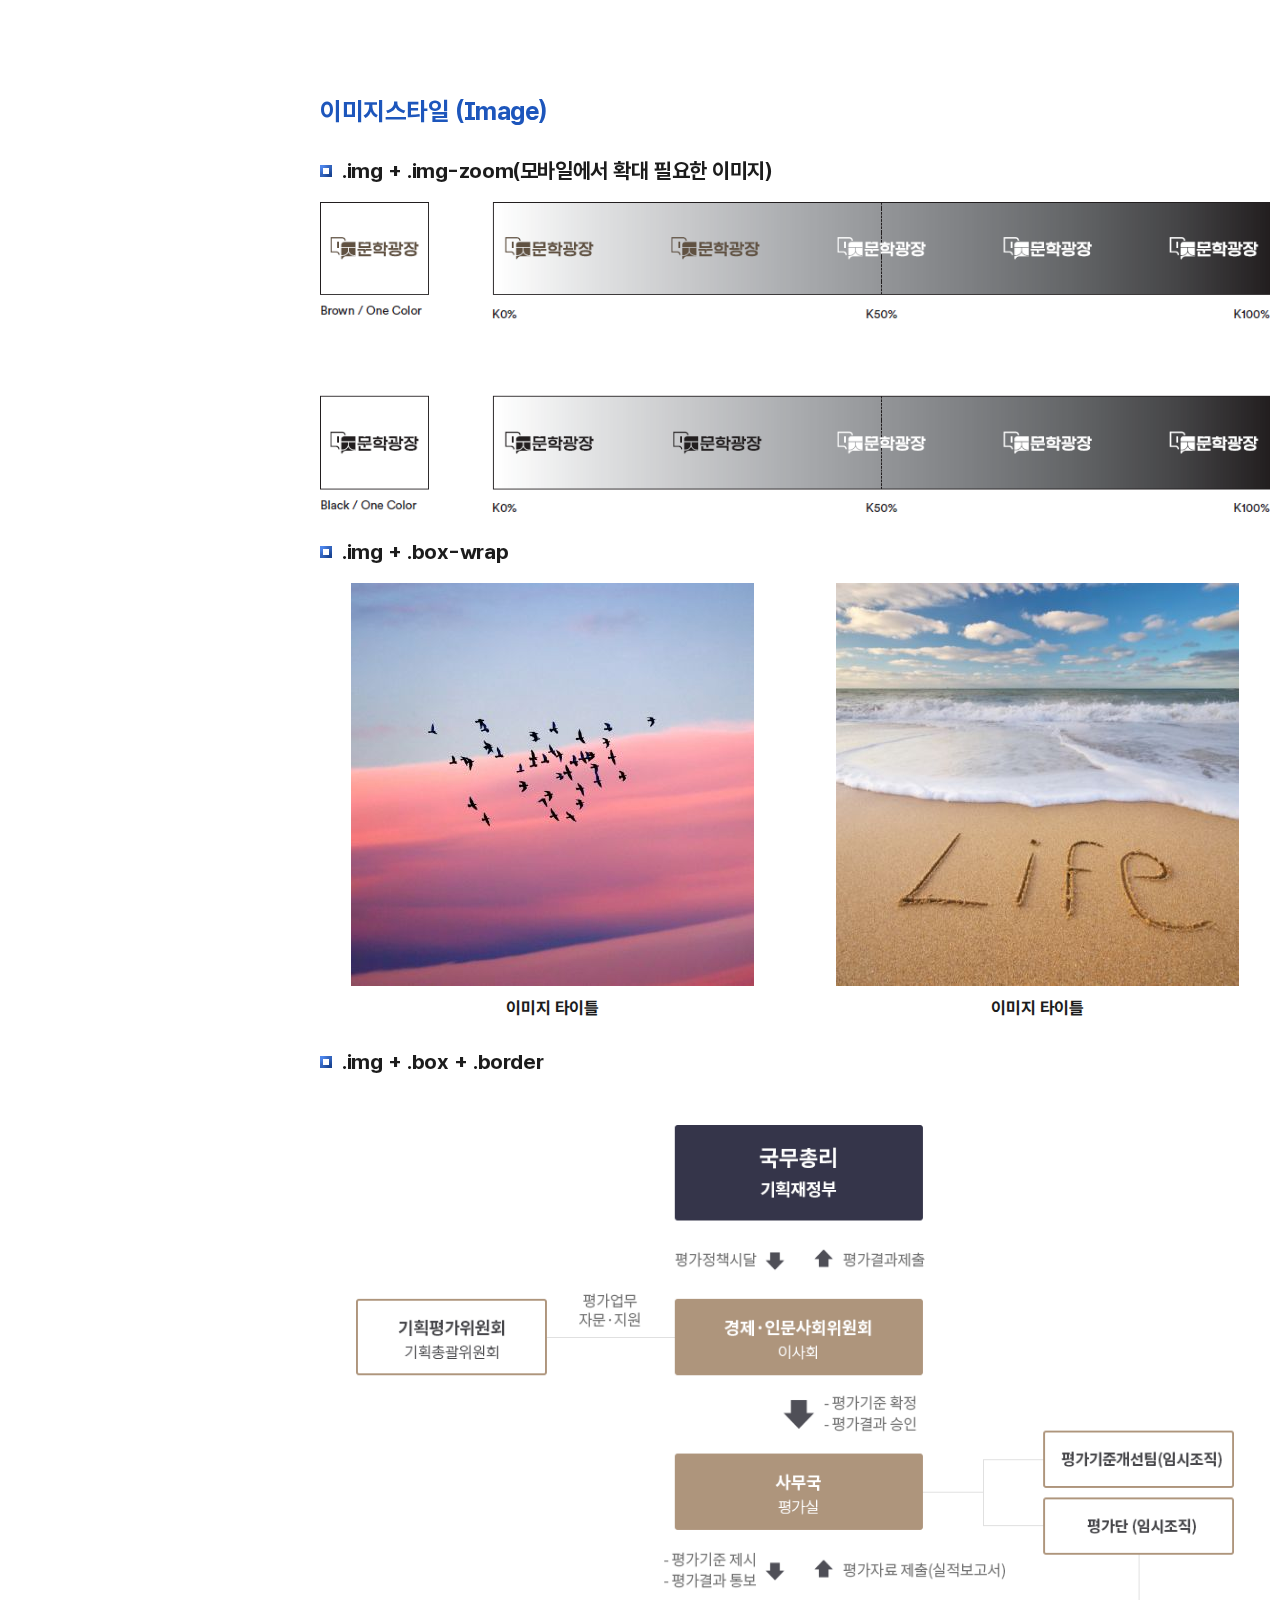
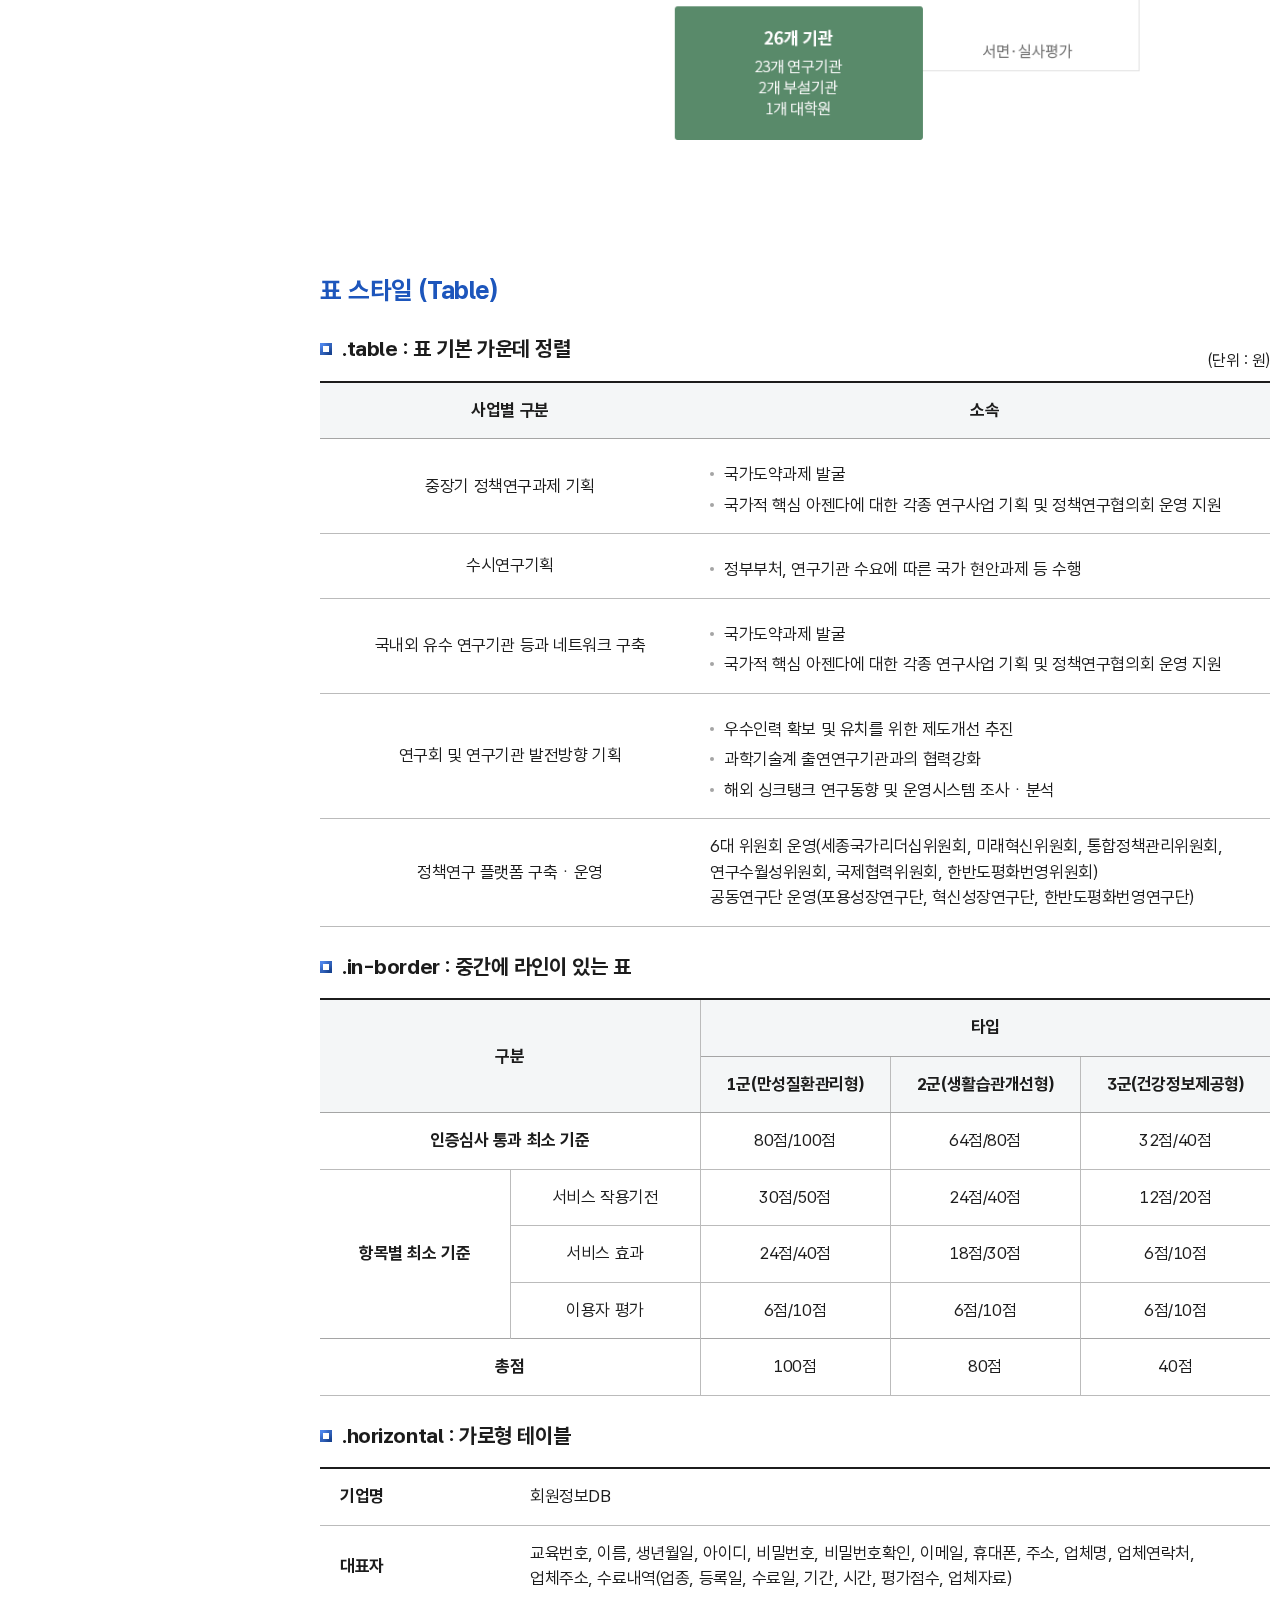
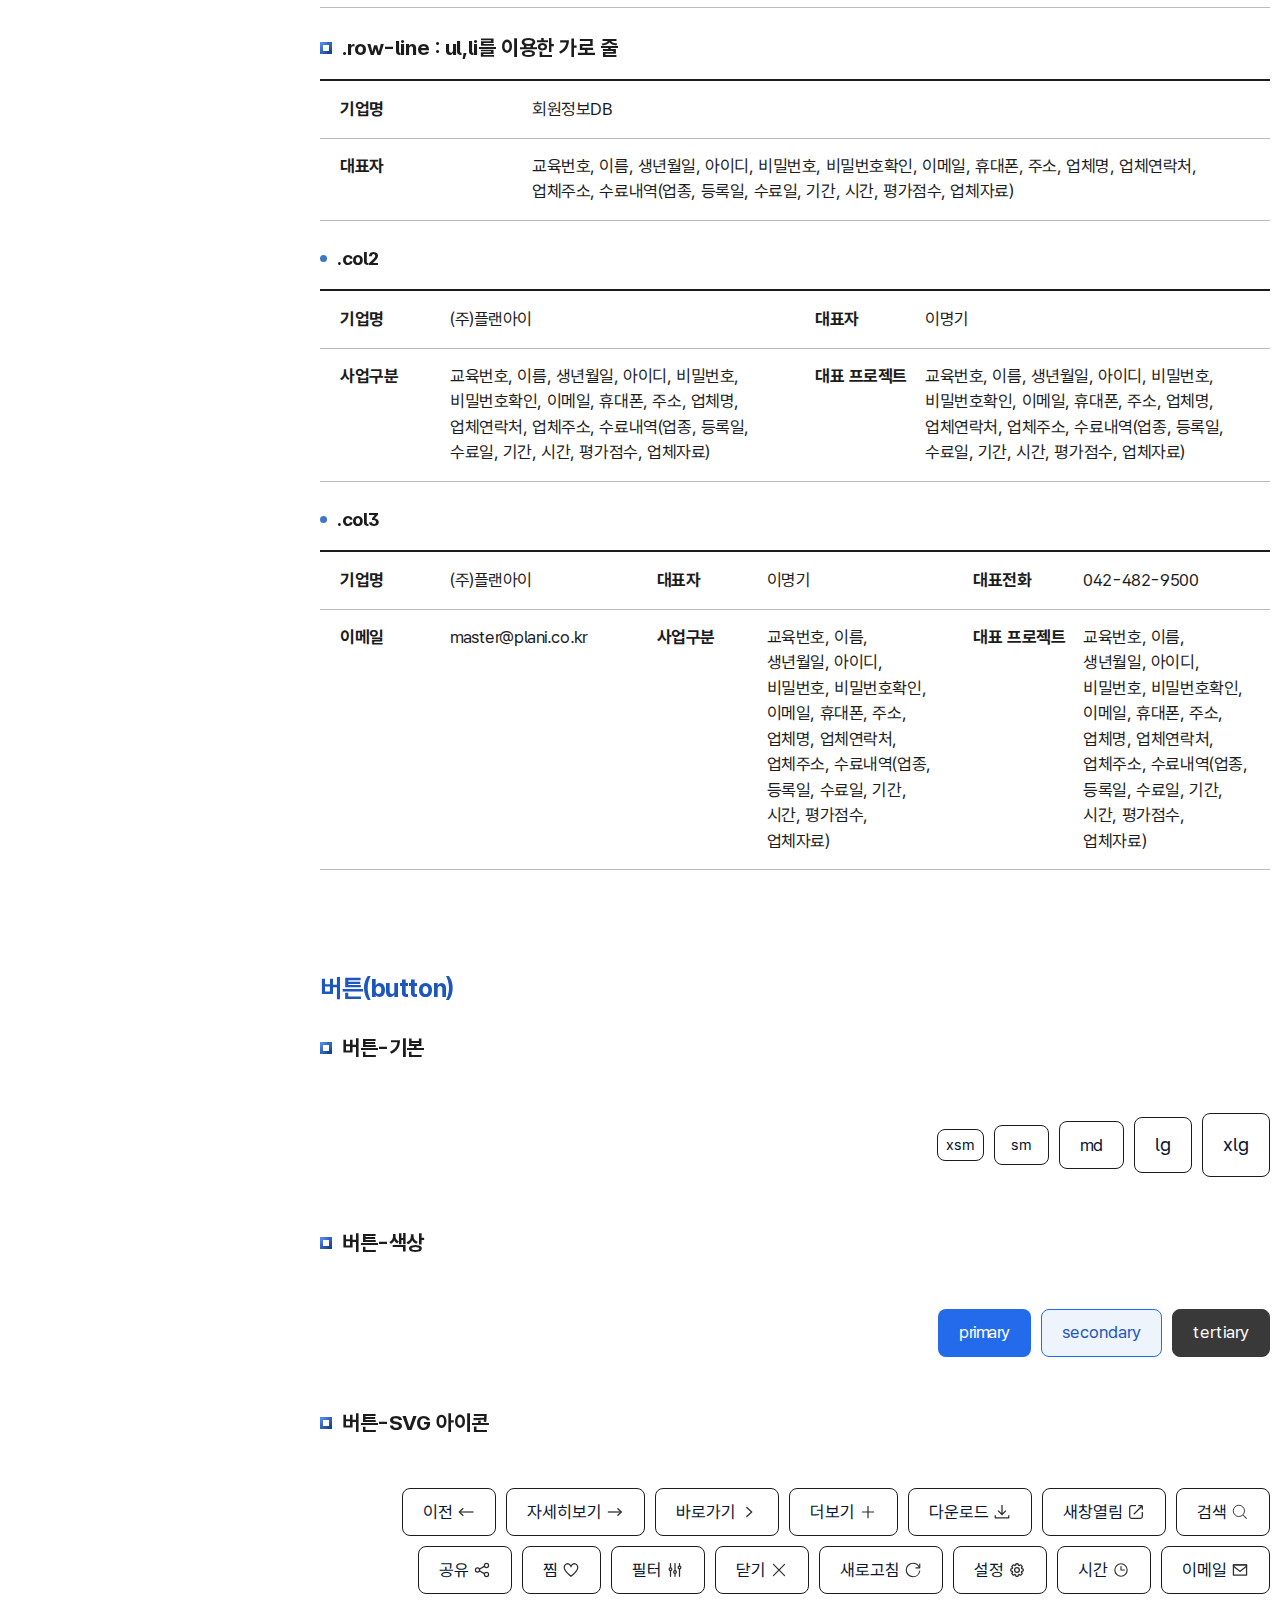
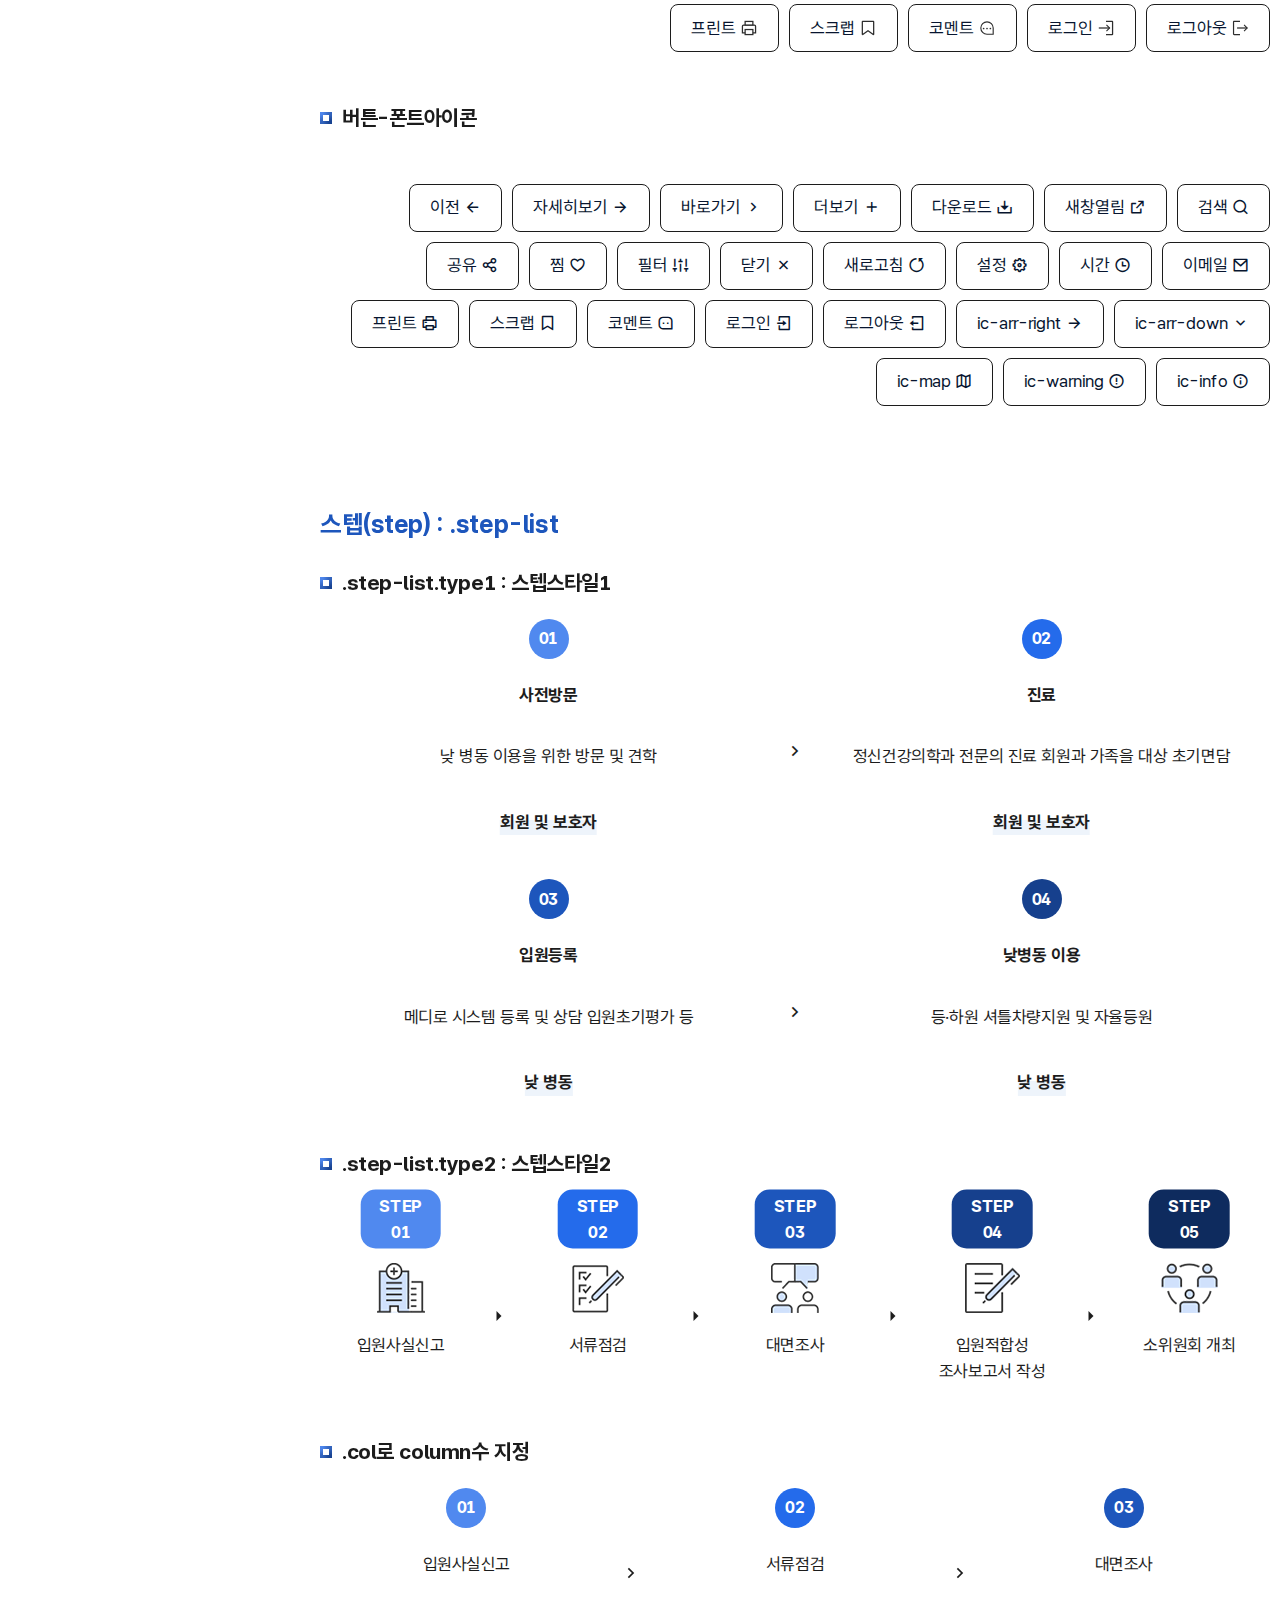
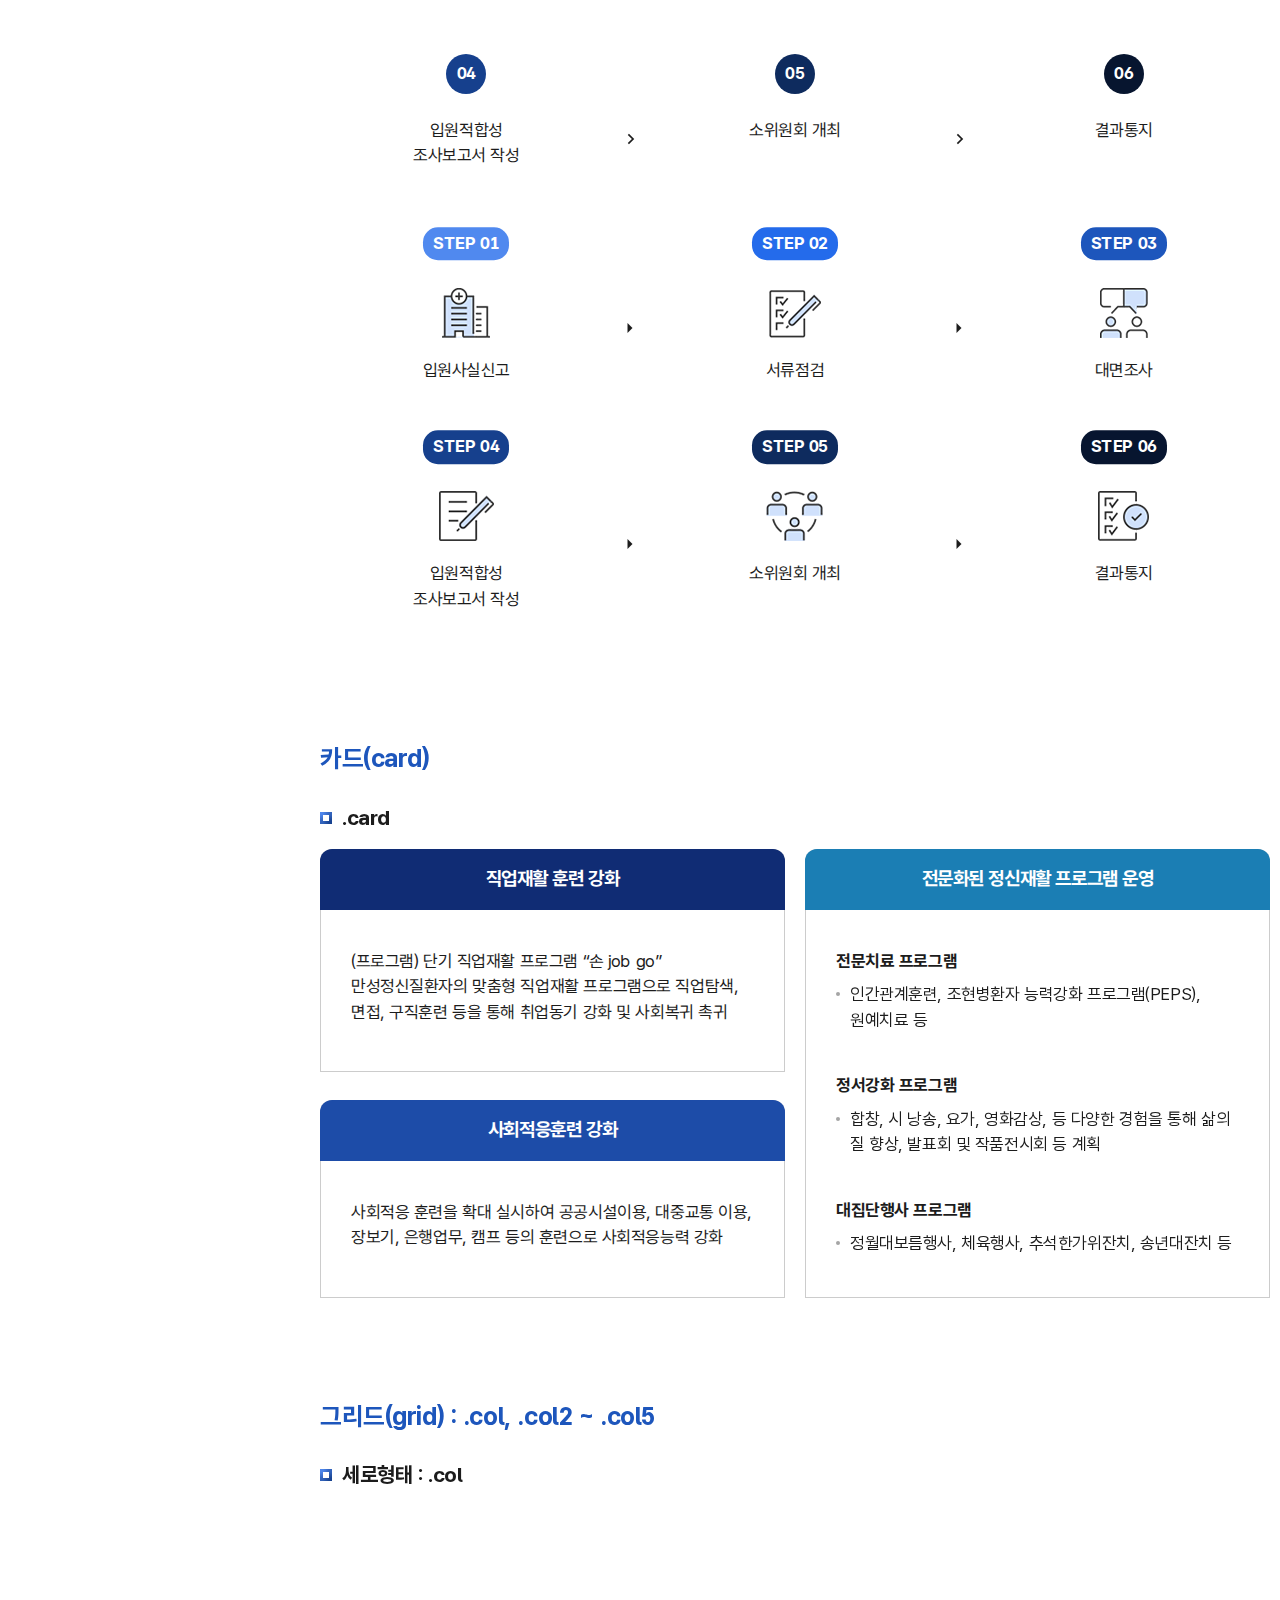
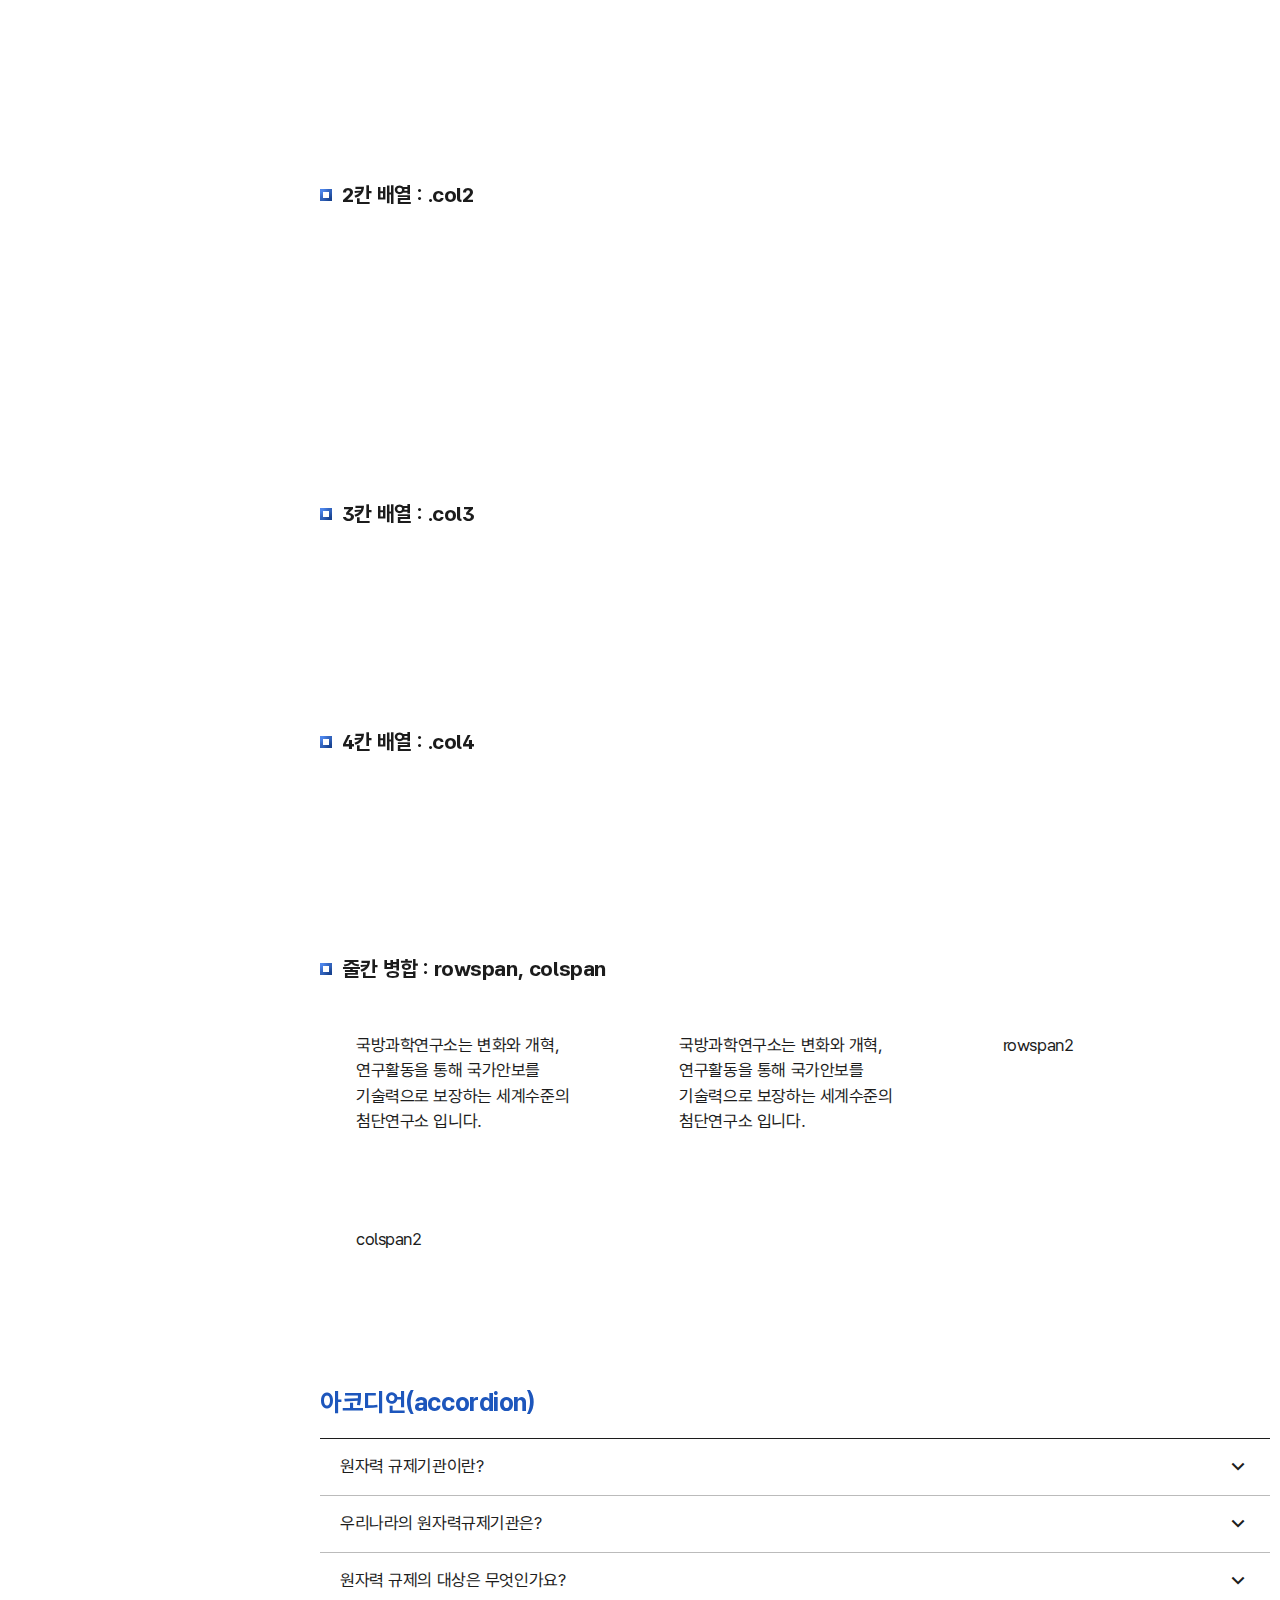
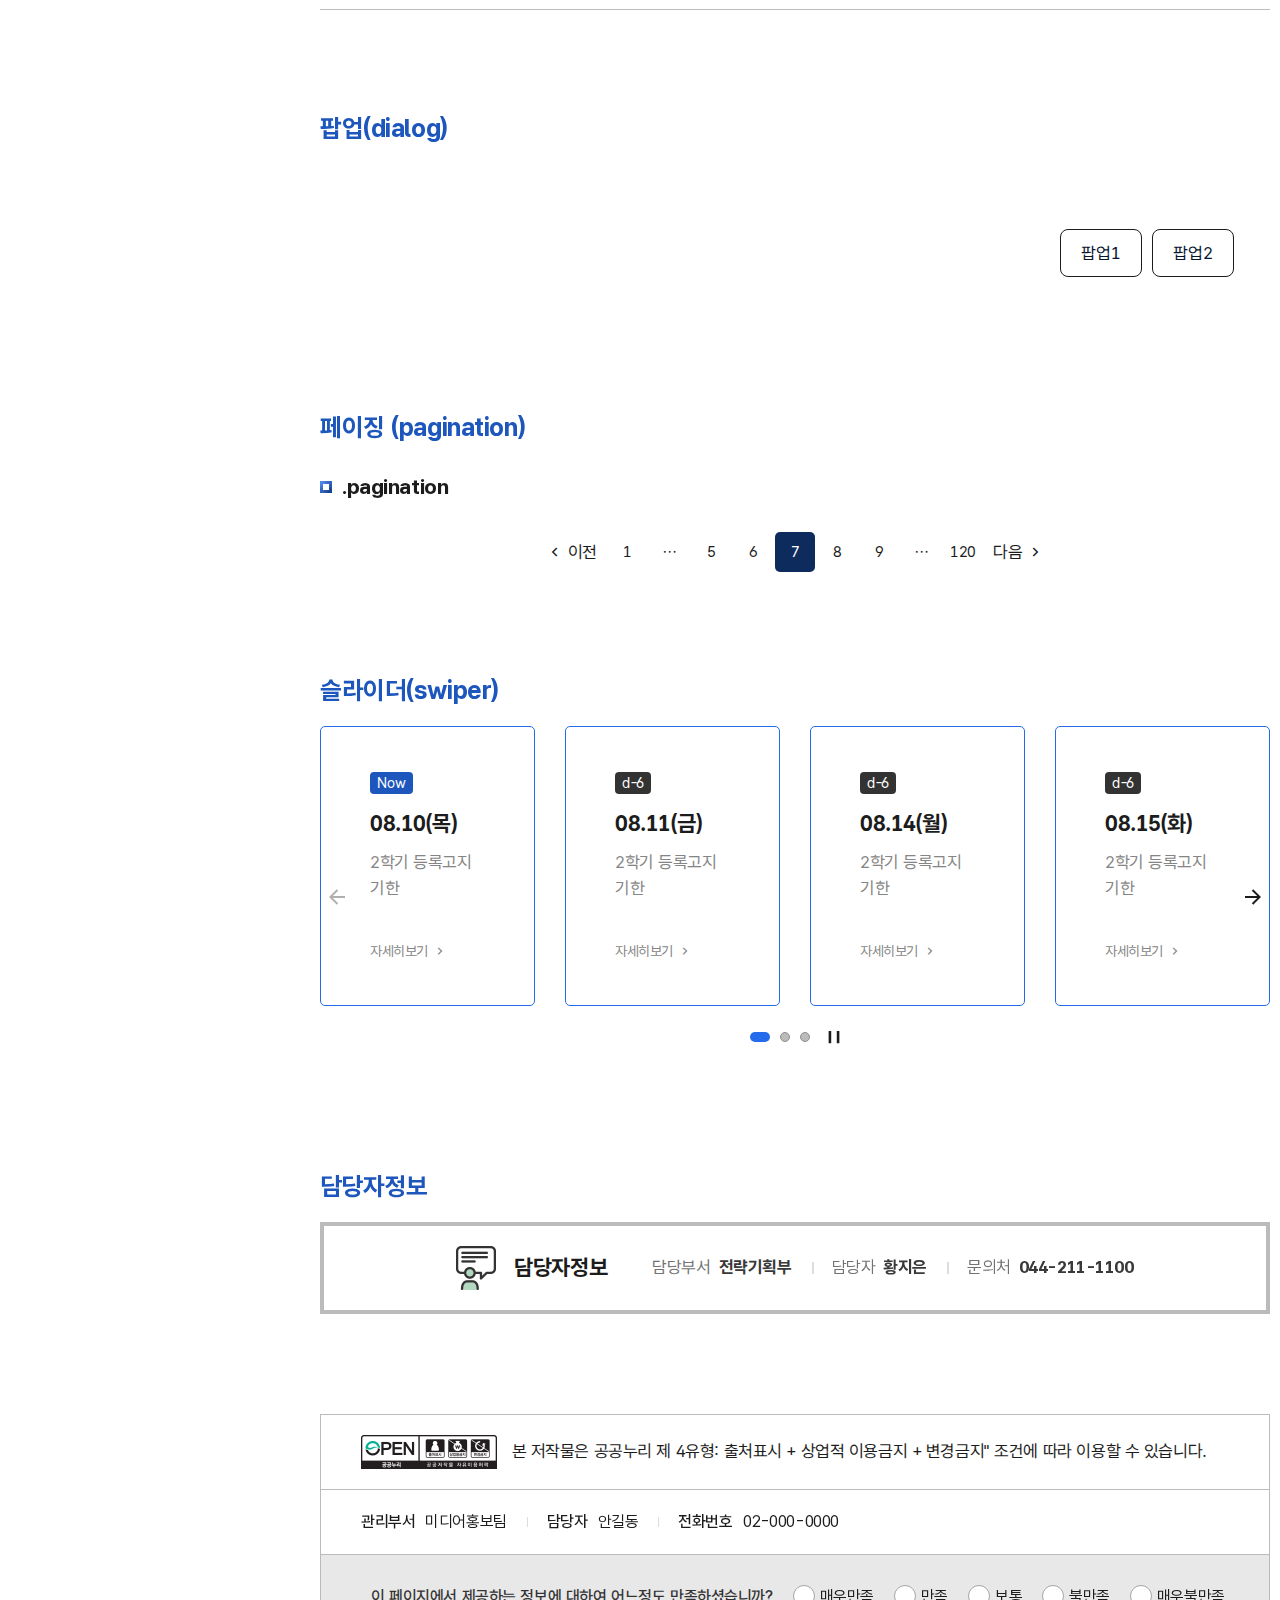
<file: guide/guide_component.html>
<!DOCTYPE html>
<html lang="ko">

<head>
	<meta charset="utf-8">
	<meta http-equiv="X-UA-Compatible" content="IE=edge" />
	<meta name="viewport" content="width=device-width,initial-scale=1.0,minimum-scale=1.0,user-scalable=yes">
	<meta name="title" content="">
	<meta name="description" content="">
	<meta name="keyword" content="">
	<meta name="copyright" content="">
	<meta property="og:type" content="website">
	<meta property="og:site_name" content="">
	<meta property="og:title" content="">
	<meta property="og:url" content="http://localhost/?">
	<meta property="og:description" content="">
	<meta name="theme-color" content="#003675">
	<link rel="apple-touch-icon" sizes="180x180" href="../img/layout/favicon_180px.png">
	<link rel="icon" type="image/png" sizes="192x192"  href="../img/layout/favicon_192px.png">
	<link rel="icon" type="image/png" sizes="32x32" href="../img/layout/favicon_32px.png">
	<title>스타일가이드 V3</title>

	<!-- CSS -->
	<link rel="stylesheet" href="../css/pattern.css">
	<link rel="stylesheet" href="guide.css">

	<!-- 공통 JS -->
	<script src="../js/jquery.min.js"></script>
	<script src="../js/swiper-bundle.min.js"></script>
	
</head>

<body class="guide">
	
	<div id="wrap">
		<header>
            <h1><img src="logo.png" alt="web style guide"></h1> 
            <nav class="menu">
                <a href="guide_rule.html">규칙가이드</a>
                <a href="guide_common.html" class="active">기본스타일</a>
                <a href="board_list.html">게시판</a>
            </nav>
        </header>
		
		<main id="container">	

			<div class="inner in-between">
				<section id="snb" class="left-menu">
					<div class="snb" data-active="1">
						<nav class="list">
							<ul id="left_menu_top" class="head_menu_depth">
								<li class="is-depth3">
									<a href="guide_common.html">Common</a>
									<ul class="depth3">
										<li><a href="guide_common.html#typography">typography</a></li>
										<li><a href="guide_common.html#color">color</a></li>
										<li><a href="guide_common.html#userDefine">user_define</a></li>
									</ul>
								</li>
								<li class="is-depth3">
									<a href="guide_component.html">Components</a>
									<ul class="depth3">
										<li><a href="guide_component.html#tab">tab</a></li>
										<li><a href="guide_component.html#box">box</a></li>
										<li><a href="guide_component.html#heading">heading</a></li>
										<li><a href="guide_component.html#list">list</a></li>										
										<li><a href="guide_component.html#image">image</a></li>
										<li><a href="guide_component.html#table">table</a></li>	
										<li><a href="guide_component.html#button">button</a></li>
										<li><a href="guide_component.html#step">step</a></li>
										<li><a href="guide_component.html#card">card</a></li>
										<li><a href="guide_component.html#grid">grid</a></li>
										<li><a href="guide_component.html#accordion">accordion</a></li>
										<!-- <li><a href="#alert">alert</a></li>
										<li><a href="#badge">badge</a></li> -->
										<li><a href="guide_component.html#dialog">modal(dialog)</a></li>
										<li><a href="guide_component.html#pagination">pagination</a></li>				
										<li><a href="guide_component.html#slider">slider</a></li>											
										<li><a href="guide_component.html#contInfo">콘텐츠정보</a></li>									
									</ul>
								</li>
								<li class="is-depth3">
									<a href="guide_form.html">Forms</a>
									<ul class="depth3">
										<li><a href="guide_form.html#formItem">form-item</a></li>
										<li><a href="guide_form.html#formGroup">form-group</a></li>
										<li><a href="guide_form.html#formInline">form-inline</a></li>
										<li><a href="guide_form.html#formRow">form-row</a></li>
									</ul>
								</li>
								
							</ul>
						</nav>
					</div>
				</section>
				<!-- //snb -->		

				<section id="contents" class="contents">					

					<section id="ComponentSec">
						<h3 class="heading-l">Components (구성요소 스타일)</h3>
						<article class="guide-article" id="tab">
							<h4 class="heading-m">탭 (tabs)</h4>
							<h5 class="heading-s">4뎁스 탭 : .depth4</h5>
							<div class="depth4 tabs">
								<ul>
									<li class="active"><a href="#">탭타이틀1</a></li>
									<li><a href="#">탭타이틀2</a></li>
									<li><a href="" target="_blank" class="new-link">새창링크</a></li>
								</ul>
							</div>
							<h5 class="heading-s">5뎁스 탭 : .depth5</h5>
							<div class="depth5 tabs">
								<ul>
									<li><a href="#">탭타이틀1</a></li>
									<li class="active"><a href="#">탭타이틀2</a></li>
									<li><a href="" target="_blank">새창링크</a></li>
								</ul>
							</div>
						</article>
						<!-- //tab -->

						<article class="guide-article" id="box">
	
							<h4 class="heading-m">박스(box) : .box</h4>
							<div class="box-wrap col3">
								<div class="box border">
									<strong class="title-s">테두리 : .border</strong>						
									<p>국방과학연구소는 변화와 개혁, 연구활동을 통해 국가안보를 기술력으로 보장하는 세계수준의 첨단연구소 입니다.</p>
								</div>
								<div class="box bg">		
									<strong class="title-s">배경색 : .bg</strong>						
									<p>국방과학연구소는 변화와 개혁, 연구활동을 통해 국가안보를 기술력으로 보장하는 세계수준의 첨단연구소 입니다.</p>
								</div>
								<div class="box border round">
									<strong class="title-s">모서리 둥글게 : .round</strong>
									<p>국방과학연구소는 변화와 개혁, 연구활동을 통해 국가안보를 기술력으로 보장하는 세계수준의 첨단연구소 입니다.</p>
								</div>	
								<div class="box bg narrow">
									<strong class="title-s">여백 좁게 : .narrow</strong>
									<p>국방과학연구소는 변화와 개혁, 연구활동을 통해 국가안보를 기술력으로 보장하는 세계수준의 첨단연구소 입니다.</p>
								</div>
								<div class="box border">
									<span class="icon"><img src="../img/contents/picto_idcard.png" alt=""></span>
									<div class="cont">
										<strong class="title-s">아이콘이 있을 때</strong>
										<p class="desc">has활용해서 flex적용</p> 
									</div>
								</div>
								<div class="box border col">
									<span class="icon"><img src="../img/contents/picto_rollpaper.png" alt=""></span>
									<div class="cont">
										<strong class="title-s">세로로 배치할 때: .col</strong>
									</div>
								</div>
							</div>
													
							<h5 class="heading-s">활용 : box + border + round</h5>
							<div class="box border round">
								<span class="icon"><img src="../img/guide/sample_icon.png" alt=""></span>
								<div class="cont">
									<h4 class="title-l">타이틀 박스</h4>
									<p class="desc">국방과학연구소는 변화와 개혁, 연구활동을 통해 국가안보를 기술력으로 보장하는 세계수준의 첨단연구소 입니다.</p>
									<ul class="list-dot">
										<li>입원과 퇴원 시 필요한 절차 및 구비해야 할 서류 등 병원 진료와 관련하여 궁금하신 사항을 문의해 주시면 성심 성의껏 답변하여 드리겠습니다.
											<p class="footnote"><i class="ic-warning text-point"></i> 상업성 광고, 상대방 비방 등 게시판 목적에 부합하지 않는 글은 관리자에 의해 삭제될 수 있습니다.</p></li>
									</ul>
								</div>
								<a href="../download/국립부곡병원임상시험관련서식자료.zip" class="btn xsm ico-down" download>다운로드</a>
							</div>

							<h5 class="heading-s">박스가 여러개 일때 - 기본 한줄 : .box-wrap</h5>
							<div class="box-wrap">
								<div class="box border">
									<span class="icon"><img src="../img/contents/picto_idcard.png" alt=""></span>
									<div class="cont">
										<strong class="title-s">공통</strong>
										<p class="desc">본인을 확인할 수 있는 신분증(주민등록증, 장애인등록증, 여권 등 사진이 포함된 신분증)</p> 
									</div>
								</div>
								<div class="box border">
								  <span class="icon"><img src="../img/contents/picto_rollpaper.png" alt=""></span>
									<div class="cont">
										<strong class="title-s">초진</strong>
										<p class="desc">요양급여 및 의료급여의뢰서</p> 
									</div>
								</div>								
							</div>
						</article>
						<!-- //box -->	

						<article class="guide-article" id="heading">
							<h3 class="heading-l">콘텐츠 타이틀 체계 : .heading-l</h3>
							<h4 class="heading-m">콘텐츠 두번째 제목 : .heading-m</h4>
							<p>경제·인문사회연구회는 <strong class="text-point">「정부출연연구기관 등의 설립·운영 및 육성에 관한 법률」</strong>에 의하여 설립된 <strong
									class="text-primary">국무총리 산하 공공기관</strong>으로, 경제·인문사회 분야의 정부출연연구기관을 지원·육성하고 체계적으로 관리함으로써
								<strong class="text-secondary">국가의 연구사업정책 지원 및 지식산업발전</strong>에 이바지 함.
							</p>
							<h5 class="heading-s">콘텐츠 세번째 제목 : .heading-s</h5>
							<p>경제·인문사회연구회는 「정부출연연구기관 등의 설립·운영 및 육성에 관한 법률」에 의하여 설립된 국무총리 산하 공공기관으로, 경제·인문사회 분야의 정부출연연구기관을 지원·육성하고 체계적으로 관리함으로써 국가의 연구사업정책 지원 및 지식산업발전에 이바지 함.</p>
							<h6 class="heading-xs">콘텐츠 세번째 제목 : .heading-xs</h6>
							<p>경제·인문사회연구회는 「정부출연연구기관 등의 설립·운영 및 육성에 관한 법률」에 의하여 설립된 국무총리 산하 공공기관으로, 경제·인문사회 분야의 정부출연연구기관을 지원·육성하고 체계적으로 관리함으로써 국가의 연구사업정책 지원 및 지식산업발전에 이바지 함 의하여 설립된 국무총리 산하 공공기관으로, 경제·인문사회 분야의 정부출연연구기관<i class="text-point">*</i>을 지원·육성하고 체계적으로 관리함으로써 국가의 연구사업정책 지원 및 지식산업발전에 이바지 함</p>
							<p>경제·인문사회연구회는 「정부출연연구기관 등의 설립·운영 및 육성에 관한 법률」에 의하여 설립된 국무총리 산하 공공기관으로, 경제·인문사회 분야의 정부출연연구기관을 지원·육성하고 체계적으로 관리함</p>
							
							<h6 class="heading-xs">주석 : .footnote</h6>
							<p class="footnote">정부출연연구기관(政府出捐硏究機關, 영어: government-funded/government-contributed research institute)은 운영 재원의 일정 부분 이상을 정부 출연금으로 충당하는 연구기관을 의미한다. 대표적으로는 "정부출연연구기관 등의 설립·운영 및 육성에 관한 법률"을 법적 근거로 하는 경제인문사회연구회 소관 연구기관과 "과학기술 분야 정부출연연구기관 등의 설립·운영 및 육성에 관한 법률"을 법적 근거로 하는 국가과학기술연구회 소관 연구기관이 있다.</p>
							
							<h6 class="heading-xs">중요표시 : .reference</h6>
							<p class="reference"> 대표적으로는 "정부출연연구기관 등의 설립·운영 및 육성에 관한 법률"을 법적 근거로 하는 경제인문사회연구회 소관 연구기관과 "과학기술 분야 정부출연연구기관 등의 설립·운영 및 육성에 관한 법률"을 법적 근거로 하는 국가과학기술연구회 소관 연구기관이 있다. </p>

							<h6 class="heading-xs">링크표시</h6>
							<p><a href="#" class="link-text">내부링크 : .link-text</a></p>
							<p> 외부링크 : ‘개인정보보호 포털’ 웹사이트(<a href="https://www.privacy.go.kr" class="link-text ic-go">www.privacy.go.kr</a>)를 통하여서도 개인정보 열람청구를 하실 수 있습니다.</p>
						</article>
						<!-- //typography -->
	
						<article class="guide-article" id="list">
	
							<h4 class="heading-m">목록스타일 (List)</h4>
							<h5 class="heading-s">.list-dot<code>line-height: 1.8;</code></h5>
							<ul class="list-dot">
								<li>경제·인문사회 분야의 연구기획 및 연구기관의 발전방향기획</li>
								<li>연구기관의 기능조정 및 정비 (연구기관의 신설·통합 및 해산에 관한 사항을 포함) 연구기관의 기능조정 및 정비 연구기관의 기능조정 및 정비 (연구기관의 신설·통합 및 해산에 관한 사항을 포함) 연구기관의 기능조정 및 정비</li>
								<li>연구기관의 연구실적 및 경영내용 평가</li>
							</ul>
							<h5 class="heading-s">.list-dash <code>line-height: 1.6;</code></h5>
							<ul class="list-dash">
								<li>경제·인문사회 분야의 연구기획 및 연구기관의 발전방향기획</li>
								<li>연구기관의 기능조정 및 정비 (연구기관의 신설·통합 및 해산에 관한 사항을 포함) 연구기관의 기능조정 및 정비 연구기관의 기능조정 및 정비 (연구기관의 신설·통합 및 해산에 관한 사항을 포함) 연구기관의 기능조정 및 정비</li>
								<li>연구기관의 연구실적 및 경영내용 평가</li>
							</ul>
							<h5 class="heading-s">.list-sdot <code>font-size: 0.9375em; line-height: 1.6;</code></h5>
							<ul class="list-sdot">
								<li>경제·인문사회 분야의 연구기획 및 연구기관의 발전방향기획</li>
								<li>연구기관의 기능조정 및 정비 (연구기관의 신설·통합 및 해산에 관한 사항을 포함) 연구기관의 기능조정 및 정비 연구기관의 기능조정 및 정비 (연구기관의 신설·통합 및 해산에 관한 사항을 포함) 연구기관의 기능조정 및 정비</li>
								<li>연구기관의 연구실적 및 경영내용 평가</li>
							</ul>	
							<h5 class="heading-s">.list-order</h5>
							<ol class="list-order">
								<li><i>1</i>경제·인문사회 분야의 연구기획 및 연구기관의 발전방향기획</li>
								<li><i>2</i>연구기관의 기능조정 및 정비 (연구기관의 신설·통합 및 해산에 관한 사항을 포함) 연구기관의 기능조정 및 정비 연구기관의 기능조정 및 정비 (연구기관의 신설·통합 및 해산에 관한 사항을 포함) 연구기관의 기능조정 및 정비
									<ol class="list-order type2">
										<li><i>가</i>경제·인문사회 분야의 연구기획 및 연구기관의 발전방향기획</li>
										<li><i>나</i>연구기관의 기능조정 및 정비 (연구기관의 신설·통합 및 해산에 관한 사항을 포함) 연구기관의 기능조정 및 정비 연구기관의 기능조정 및 정비 (연구기관의 신설·통합 및 해산에 관한 사항을 포함) 연구기관의 기능조정 및 정비</li>
									</ol>
								</li>
								<li><i>3</i>연구기관의 연구실적 및 경영내용 평가</li>
							</ol>	
							<h5 class="heading-s">.list-order.lg</h5>
							<ul class="list-order lg">
								<li>
									<i>01</i>
									<strong class="title">약물·증상관리</strong>
									<p>질병의 원인과 증상, 경과 및 약물의 효과・부작용 등 치료에 대한 정보제공으로 약물순응도 향상시킴으로 증상관리와 재발율 최소화에 도움 </p>
								</li>
								<li>
									<i>02</i>
									<strong class="title">역량강화</strong>
									<p>조현병 환자에게 질환의 모든 측면에 대한 지식정보제공으로 환자들의 능력을 강화하고 질병관리에 자발적인 주체가 되도록 돕기 위함.</p>
								</li>
								<li>
									<i>03</i>
									<strong class="title">가족교육</strong>
									<p>가족과 당사자에게 관련지식과 정보 제공 및 경험공유를 통해 환자의 재활과   가족간의 유대감 및 신뢰형성에 도움</p>
								</li>
								<li>
									<i>04</i>
									<strong class="title">스트레스관리</strong>
									<p>스트레스에 취약한 상황을 이해하고 적절한 수준의 스트레스를 유지하기 위한 대처방법 습득 및 자기관리능력향상에 도움</p>
								</li>
							</ul>					
	
							<h5 class="heading-s">혼용사례</h5>
							<ul class="list-dot">
								<li>경제·인문사회 분야의 연구기획 및 연구기관의 발전방향기획</li>
								<li>연구기관의 기능조정 및 정비 (연구기관의 신설·통합 및 해산에 관한 사항을 포함) 연구기관의 기능조정 및 정비
									<ul class="list-dash">
										<li>경제·인문사회 분야의 연구기획 및 연구기관의 발전방향기획</li>									
										<li>연구기관의 연구실적 및 경영내용 평가
											<ul class="list-sdot mb1">
												<li>경제·인문사회 분야의 연구기획 및 연구기관의 발전방향기획</li>
												<li>연구기관의 기능조정 및 정비<i class="emphasis">*</i>
													<p class="footnote asterisk mb1">연구기관의 신설·통합 및 해산에 관한 사항을 포함</p>
												</li>
												<li>연구기관의 연구실적 및 경영내용 평가</li>
											</ul>
										</li>
										<li>연구기관의 협동연구 지원</li>
									</ul>
									
								</li>
								<li>연구기관의 연구실적 및 경영내용 평가</li>
							</ul>

	
						</article>
						<!-- //list -->
	
						<article class="guide-article" id="image">
							<h4 class="heading-m">이미지스타일 (Image)</h4>
							<h5 class="heading-s">.img + .img-zoom(모바일에서 확대 필요한 이미지)</h5>				
							<div class="box-wrap">
								<figure class="img img-zoom">
									<img src="../img/guide/sample_img1.png" alt="도식-상세내용 아래참조">
									<figcaption class="sr-only">							도식 상세내용	
									</figcaption>
								</figure>
							</div>			

							<h5 class="heading-s">.img + .box-wrap</h5>
							<div class="box-wrap">
								<figure class="img">
									<img src="../img/guide/s1_main_poem1.jpg" alt="">
									<figcaption>이미지 타이틀</figcaption>
								</figure>
								<figure class="img">
									<img src="../img/guide/s1_main_poem2.jpg" alt="">
									<figcaption>이미지 타이틀</figcaption>
								</figure>
							</div>

	
							<h5 class="heading-s">.img + .box + .border</h5>
							<div class="box border">
								<figure class="img img-zoom">
									<img src="../img/guide/sample_img2.gif" alt="도식-상세내용 아래참조">
									<figcaption class="sr-only">
										<ul>
											<li>국무총리(기획재정부) - 경제인문사회위원회에 평가정책시달, 경제인문사회위원회로부터 평가결과제출</li>
											<li>경제인문사회위원회(이사회) - 사무국에 평가기준확정, 평가결과 승인
												<ul>
													<li>기획평가위원회(기획총괄위원회) - 평가업무 자문·지원</li>
												</ul>
											</li>
											<li>사무국(평가실) - 26개기관에 평가기준 제시, 평가결과 통보, 26개기관으로부터 평가자료제출(실적보고서)
												<ul>
													<li>평가기준개선팀(임시조직)</li>
													<li>평가단(임시조직)</li>
												</ul>
											</li>
											<li>26개기관(23개 연구기관, 2개 부설기관, 1개 대학원) - 평가단에 서면·실사평가</li>
										</ul>
									</figcaption>
								</figure>
							</div>
							
	
						</article>
						<!-- //image -->
						
						<article class="guide-article" id="table">
							<h4 class="heading-m">표 스타일 (Table)</h4>					
	
							<h5 class="heading-s">.table : 표 기본 가운데 정렬</h5>
							<div class="table responsive">
								<span class="unit">(단위 : 원)</span>
								<table>
									<caption>표제목 - 사업별구분, 소속</caption>
									<colgroup>
										<col class="w40">
										<col>
									</colgroup>
									<thead>
										<tr>
											<th scope="col">사업별 구분</th>
											<th scope="col">소속</th>
										</tr>
									</thead>
									<tbody>
										<tr>
											<td>중장기 정책연구과제 기획</td>
											<td class="text-left">
												<ul class="list-dot">
													<li>국가도약과제 발굴</li>
													<li>국가적 핵심 아젠다에 대한 각종 연구사업 기획 및 정책연구협의회 운영 지원</li>
												</ul>
											</td>
										</tr>
										<tr>
											<td>수시연구기획</td>
											<td class="text-left">
												<ul class="list-dot">
													<li>정부부처, 연구기관 수요에 따른 국가 현안과제 등 수행</li>
												</ul>
											</td>
										</tr>
										<tr>
											<td>국내외 유수 연구기관 등과 네트워크 구축</td>
											<td class="text-left">
												<ul class="list-dot">
													<li>국가도약과제 발굴</li>
													<li>국가적 핵심 아젠다에 대한 각종 연구사업 기획 및 정책연구협의회 운영 지원</li>
												</ul>
											</td>
										</tr>
										<tr>
											<td>연구회 및 연구기관 발전방향 기획</td>
											<td class="text-left">
												<ul class="list-dot">
													<li>우수인력 확보 및 유치를 위한 제도개선 추진</li>
													<li>과학기술계 출연연구기관과의 협력강화</li>
													<li>해외 싱크탱크 연구동향 및 운영시스템 조사ㆍ분석</li>
												</ul>
											</td>
										</tr>
										<tr>
											<td>정책연구 플랫폼 구축ㆍ운영</td>
											<td class="text-left">
												<ul>
													<li>6대 위원회 운영(세종국가리더십위원회, 미래혁신위원회, 통합정책관리위원회,
														연구수월성위원회, 국제협력위원회, 한반도평화번영위원회)</li>
													<li>공동연구단 운영(포용성장연구단, 혁신성장연구단, 한반도평화번영연구단)
													</li>
												</ul>
											</td>
										</tr>
									</tbody>
								</table>
								
							</div>
	
							<h5 class="heading-s">.in-border : 중간에 라인이 있는 표</h5>
							<div class="table responsive in-border">
								<table>
									<caption>구분, 1군(만성질환관리형), 2군(생활습관개선형), 3군(건강정보제공형)</caption>
									<colgroup>
										<col class="w20">
										<col>
										<col class="w20">
										<col class="w20">
										<col class="w20">
									</colgroup>
									<thead>
										<tr>
											<th scope="col" colspan="2" rowspan="2">구분</th>
											<th scope="col" colspan="3">타입</th>
										</tr>
										<tr>
											<th scope="col">1군(만성질환관리형)</th>
											<th scope="col">2군(생활습관개선형)</th>
											<th scope="col">3군(건강정보제공형)</th>
										</tr>
									</thead>
									<tbody>
										<tr>
											<td colspan="2"><strong>인증심사 통과 최소 기준</strong></td>
											<td>80점/100점</td>
											<td>64점/80점</td>
											<td>32점/40점</td>
										</tr>
										<tr>
											<td rowspan="3"><strong>항목별 최소 기준</strong></td>
											<td>서비스 작용기전</td>
											<td>30점/50점</td>
											<td>24점/40점</td>
											<td>12점/20점</td>
										</tr>
										<tr>
											<td>서비스 효과</td>
											<td>24점/40점</td>
											<td>18점/30점</td>
											<td>6점/10점</td>
										</tr>
										<tr>
											<td>이용자 평가</td>
											<td>6점/10점</td>
											<td>6점/10점</td>
											<td>6점/10점</td>
										</tr>
	
									</tbody>
									<tfoot>
										<tr>
											<td colspan="2"><strong>총점</strong></td>
											<td>100점</td>
											<td>80점</td>
											<td>40점</td>
										</tr>
									</tfoot>
								</table>
							</div>
	
							<h5 class="heading-s">.horizontal : 가로형 테이블</h5>
							<div class="table horizontal">
								<table>
									<caption>순번,개인정보파일의 명칭, 처리목적, 개인정보파일에 기록되는 개인정보의 항목에 관한 표입니다.</caption>
									<colgroup>
										<col class="w20">
										<col>
									</colgroup>
	
									<tbody>
										<tr>
											<th scope="row">기업명</th>
											<td>회원정보DB</td>
										</tr>
										<tr>
											<th scope="row">대표자</th>
											<td>교육번호, 이름, 생년월일, 아이디, 비밀번호, 비밀번호확인, 이메일, 휴대폰, 주소, 업체명, 업체연락처, 업체주소, 수료내역(업종,
												등록일, 수료일, 기간, 시간, 평가점수, 업체자료)</td>
										</tr>
									</tbody>
								</table>
							</div>

							<h5 class="heading-s">.row-line : ul,li를 이용한 가로 줄</h5>
							<ul class="row-line">
								<li>
									<strong class="label">기업명</strong>
									<div class="label-cont">회원정보DB</div>
								</li>
								<li>
									<strong class="label">대표자</strong>
									<div class="label-cont">교육번호, 이름, 생년월일, 아이디, 비밀번호, 비밀번호확인, 이메일, 휴대폰, 주소, 업체명, 업체연락처, 업체주소, 수료내역(업종,
										등록일, 수료일, 기간, 시간, 평가점수, 업체자료)</div>
								</li>
							</ul>
							<h6 class="heading-xs">.col2</h6>
							<ul class="row-line col2">
								<li>
									<strong class="label">기업명</strong>
									<div class="label-cont">(주)플랜아이</div>
								</li>
								<li>
									<strong class="label">대표자</strong>
									<div class="label-cont">이명기</div>
								</li>
								<li>
									<strong class="label">사업구분</strong>
									<div class="label-cont">교육번호, 이름, 생년월일, 아이디, 비밀번호, 비밀번호확인, 이메일, 휴대폰, 주소, 업체명, 업체연락처, 업체주소, 수료내역(업종, 등록일, 수료일, 기간, 시간, 평가점수, 업체자료)</div>
								</li>
								<li>	
									<strong class="label">대표 프로젝트</strong>
									<div class="label-cont">교육번호, 이름, 생년월일, 아이디, 비밀번호, 비밀번호확인, 이메일, 휴대폰, 주소, 업체명, 업체연락처, 업체주소, 수료내역(업종, 등록일, 수료일, 기간, 시간, 평가점수, 업체자료)</div>
								</li>
							</ul>
							<h6 class="heading-xs">.col3</h6>
							<ul class="row-line col3">
								<li>
									<strong class="label">기업명</strong>
									<div class="label-cont">(주)플랜아이</div>
								</li>
								<li>
									<strong class="label">대표자</strong>
									<div class="label-cont">이명기</div>
								</li>
								<li>
									<strong class="label">대표전화</strong>
									<div class="label-cont">042-482-9500</div>
								</li>
								<li>
									<strong class="label">이메일</strong>
									<div class="label-cont">master@plani.co.kr</div>
								</li>
								<li>
									<strong class="label">사업구분</strong>
									<div class="label-cont">교육번호, 이름, 생년월일, 아이디, 비밀번호, 비밀번호확인, 이메일, 휴대폰, 주소, 업체명, 업체연락처, 업체주소, 수료내역(업종, 등록일, 수료일, 기간, 시간, 평가점수, 업체자료)</div>
								</li>
								<li>	
									<strong class="label">대표 프로젝트</strong>
									<div class="label-cont">교육번호, 이름, 생년월일, 아이디, 비밀번호, 비밀번호확인, 이메일, 휴대폰, 주소, 업체명, 업체연락처, 업체주소, 수료내역(업종, 등록일, 수료일, 기간, 시간, 평가점수, 업체자료)</div>
								</li>
							</ul>
						</article>
						<!-- //table -->

						<article class="guide-article" id="button">
	
							<h4 class="heading-m">버튼(button)</h4>
							
							<h5 class="heading-s">버튼-기본</h5>
							<div class="btns">
								<button type="button" class="btn xsm">xsm</button>
								<button type="button" class="btn sm">sm</button>
								<button type="button" class="btn md">md</button>
								<button type="button" class="btn lg">lg</button>
								<button type="button" class="btn xlg">xlg</button>
							</div>
	
							<h5 class="heading-s">버튼-색상</h5>
							<div class="btns">
								<a href="#" class="btn primary">primary</a>
								<button type="button" class="btn secondary">secondary</button>
								<button type="button" class="btn tertiary">tertiary</button>
							</div>							
	
							<h5 class="heading-s">버튼-SVG 아이콘</h5>
							<div class="btns">
								<button type="button" class="btn ico-prev">이전</button>
								<button type="button" class="btn ico-arr-right1">자세히보기</button>
								<button type="button" class="btn ico-arr">바로가기</button>
								<button type="button" class="btn ico-more">더보기</button>
								<button type="button" class="btn ico-down">다운로드</button>
								<button type="button" class="btn ico-go">새창열림</button>
								<button type="button" class="btn ico-sch">검색</button>
								<button type="button" class="btn ico-share">공유</button>
								<button type="button" class="btn ico-like">찜</button>
								<button type="button" class="btn ico-filter">필터</button>
								<button type="button" class="btn ico-close">닫기</button>
								<button type="button" class="btn ico-reset">새로고침</button>
								<button type="button" class="btn ico-setting">설정</button>
								<button type="button" class="btn ico-time">시간</button>
								<button type="button" class="btn ico-email">이메일</button>
								<button type="button" class="btn ico-print">프린트</button>
								<button type="button" class="btn ico-scrap">스크랩</button>
								<button type="button" class="btn ico-comment">코멘트</button>
								<button type="button" class="btn ico-log">로그인</button>
								<button type="button" class="btn ico-logout">로그아웃</button>
							</div>	
							<h5 class="heading-s">버튼-폰트아이콘</h5>
							<div class="btns">
								<button type="button" class="btn ic-prev">이전</button>
								<button type="button" class="btn ic-arr-long">자세히보기</button>
								<button type="button" class="btn ic-arr">바로가기</button>
								<button type="button" class="btn ic-more">더보기</button>
								<button type="button" class="btn ic-down">다운로드</button>
								<button type="button" class="btn ic-go">새창열림</button>
								<button type="button" class="btn ic-sch">검색</button>
								<button type="button" class="btn ic-share">공유</button>
								<button type="button" class="btn ic-like">찜</button>
								<button type="button" class="btn ic-filter">필터</button>
								<button type="button" class="btn ic-close">닫기</button>
								<button type="button" class="btn ic-reset">새로고침</button>
								<button type="button" class="btn ic-setting">설정</button>
								<button type="button" class="btn ic-time">시간</button>
								<button type="button" class="btn ic-email">이메일</button>
								<button type="button" class="btn ic-print">프린트</button>
								<button type="button" class="btn ic-scrap">스크랩</button>
								<button type="button" class="btn ic-comment">코멘트</button>
								<button type="button" class="btn ic-log">로그인</button>
								<button type="button" class="btn ic-logout">로그아웃</button>
								<button type="button" class="btn ic-arr-right">ic-arr-right</button>
								<button type="button" class="btn ic-arr-down">ic-arr-down</button>
								<button type="button" class="btn ic-map">ic-map</button>
								<button type="button" class="btn ic-warning">ic-warning</button>
								<button type="button" class="btn ic-info">ic-info</button>
							</div>
									
						</article>
						<!-- //button -->	

						<article class="guide-article" id="step">
	
							<h4 class="heading-m">스텝(step) : .step-list</h4>
							<h5 class="heading-s">.step-list.type1 : 스텝스타일1</h5>
							<ol class="step-list type1 col2">
								<li>
									<div class="item">
										<span class="num">01</span>
										<strong class="title">사전방문</strong>
										<span class="text">낮 병동 이용을 위한
											방문 및 견학</span>
										<span class="obj">회원 및 보호자</span>    
									</div>
								</li>
								<li>
									<div class="item">
										<span class="num">02</span>
										<strong class="title">진료</strong>
										<span class="text">정신건강의학과
											전문의 진료 회원과
											가족을 대상 초기면담</span>
										<span class="obj">회원 및 보호자</span>  
									</div>
								</li>
								<li>
									<div class="item">
										<span class="num">03</span>
										<strong class="title">입원등록</strong>
										<span class="text">메디로 시스템 등록 및
											상담 입원초기평가 등</span>
										<span class="obj">낮 병동</span>  
									</div>
								</li>
								<li>
									<div class="item">
										<span class="num">04</span>
										<strong class="title">낮병동 이용</strong>
										<span class="text">등·하원 셔틀차량지원
											및 자율등원</span>
										<span class="obj">낮 병동</span>   
									</div>
								</li>
							</ol>
							
							
							<h5 class="heading-s">.step-list.type2 : 스텝스타일2</h5>
							<ol class="step-list type2">
								<li>
									<div class="item">
										<span class="num">step 01</span>
										<img src="../img/contents/picto_step1.png" alt="">
										<span class="text">입원사실신고</span>
									</div>
								</li>
								<li>
									<div class="item">
										<span class="num">step 02</span>
										<img src="../img/contents/picto_step2.png" alt="">
										<span class="text">서류점검</span>
									</div>
								</li>
								<li>
									<div class="item">
										<span class="num">step 03</span>
										<img src="../img/contents/picto_step3.png" alt="">
										<span class="text">대면조사</span>
									</div>
								</li>
								<li>
									<div class="item">
										<span class="num">step 04</span>
										<img src="../img/contents/picto_step4.png" alt="">
										<span class="text">입원적합성<br>조사보고서 작성</span>
									</div>
								</li>
								<li>
									<div class="item">
										<span class="num">step 05</span>
										<img src="../img/contents/picto_step5.png" alt="">
										<span class="text">소위원회 개최</span>
									</div>
								</li>
								
							</ol>

							<h5 class="heading-s">.col로 column수 지정</h5>
							<ol class="step-list type1 col3">
								<li>
									<div class="item">
										<span class="num">01</span>
										<span class="text">입원사실신고</span>
									</div>
								</li>
								<li>
									<div class="item">
										<span class="num">02</span>
										<span class="text">서류점검</span>
									</div>
								</li>
								<li>
									<div class="item">
										<span class="num">03</span>
										<span class="text">대면조사</span>
									</div>
								</li>
								<li>
									<div class="item">
										<span class="num">04</span>
										<span class="text">입원적합성<br>조사보고서 작성</span>
									</div>
								</li>
								<li>
									<div class="item">
										<span class="num">05</span>
										<span class="text">소위원회 개최</span>
									</div>
								</li>
								<li>
									<div class="item">
										<span class="num">06</span>
										<span class="text">결과통지</span>
									</div>
								</li>
							</ol>
							<ol class="step-list type2 col3">
								<li>
									<div class="item">
										<span class="num">step 01</span>
										<img src="../img/contents/picto_step1.png" alt="">
										<span class="text">입원사실신고</span>
									</div>
								</li>
								<li>
									<div class="item">
										<span class="num">step 02</span>
										<img src="../img/contents/picto_step2.png" alt="">
										<span class="text">서류점검</span>
									</div>
								</li>
								<li>
									<div class="item">
										<span class="num">step 03</span>
										<img src="../img/contents/picto_step3.png" alt="">
										<span class="text">대면조사</span>
									</div>
								</li>
								<li>
									<div class="item">
										<span class="num">step 04</span>
										<img src="../img/contents/picto_step4.png" alt="">
										<span class="text">입원적합성<br>조사보고서 작성</span>
									</div>
								</li>
								<li>
									<div class="item">
										<span class="num">step 05</span>
										<img src="../img/contents/picto_step5.png" alt="">
										<span class="text">소위원회 개최</span>
									</div>
								</li>
								<li>
									<div class="item">
										<span class="num">step 06</span>
										<img src="../img/contents/picto_step6.png" alt="">
										<span class="text">결과통지</span>
									</div>
								</li>
							</ol>
						</article>
						<!-- //step -->		

						<article class="guide-article" id="card">
							<h4 class="heading-m">카드(card)</h4>
							<h5 class="heading-s">.card</h5>
							<div class="box-wrap col2">
								<div class="card card-1">
									<div class="card-header">직업재활 훈련 강화</div>
									<div class="card-body">(프로그램) 단기 직업재활 프로그램 “손 job go” 만성정신질환자의 맞춤형 직업재활 프로그램으로 직업탐색, 면접, 구직훈련 등을 통해 취업동기 강화 및 사회복귀 촉귀</div>
								</div>
								<div class="card card-2 rowspan2">
									<div class="card-header">전문화된 정신재활 프로그램 운영</div>
									<div class="card-body">    
										<div class="card-item">     
											<strong class="title">전문치료 프로그램</strong>
											<ul class="list-dot">
												<li>인간관계훈련, 조현병환자 능력강화 프로그램(PEPS),
													원예치료 등</li>
											</ul>
										</div>
										<div class="card-item">
											<strong class="title">정서강화 프로그램</strong>
											<ul class="list-dot">
												<li>합창, 시 낭송, 요가, 영화감상, 등 다양한 경험을 통해
													삶의 질 향상, 발표회 및 작품전시회 등 계획</li>
											</ul>
										</div>
										<div class="card-item">
											<strong class="title">대집단행사 프로그램</strong>
											<ul class="list-dot">
												<li>정월대보름행사, 체육행사, 추석한가위잔치, 송년대잔치 등</li>
											</ul>
										</div>
									</div>
								</div>
								<div class="card card-3">
									<div class="card-header">사회적응훈련 강화</div>
									<div class="card-body">사회적응 훈련을 확대 실시하여 공공시설이용, 대중교통 이용, 장보기, 은행업무, 캠프 등의 훈련으로 사회적응능력 강화</div>
								</div>
							</div>

							<!-- <div class="card">									
								<a href="" class="item">
									<strong class="title">문장의 소리 제781회 : 2부 김유나 소설가</strong>
									<p class="cont">문장의 소리 제781회 : 2부 김유나 소설가  문학광장 는 2005년 시작된 인터넷 문학 라디오 프로그램입니다. 2022년부터 시인 이영주, 소설가 김봄, 소설가 권혜영, 시인 최지은이 함께합니다.  - 3분 책방광고 : 전국 방방곡곡 특별한 책방을 홍보합니다. 단, 시간은 3분. - 당신의 첫 : 이제 막 활동을 시작한 신인들의 고군분투. 작가가 되기 위해 쏟았던 열정과 앞으로의 포부에 대해 이야기를 나눕니다.    김유나 소설가는 2020년 《창비》 신인문학상에 단편소설 「이름 없는 마음」이 당선되며 작품 활동을 시작하였다.  ● 3분 책방광고 : 제주도 한림읍 옹포리에 위치한 서점 &amp;lsquo;달리책방&amp;rsquo; ● 〈로고송〉 ● 2부 〈당신의 첫〉 / 김유나 소설가  Q. DJ 이영주 : 요즘 어떻게 지내고 계세요? A. 김유나 소설가 : 요새 주로 집에서 지내고요. 중편을 쓰고 있고, 단편을 같이 쓰고 있고요. 둘 다 마감이 12월에 있어서 열심히 쓰고 있습니다.  Q. 당선 연락이 왔을 때 어떤 일을 하고 계셨나요? A. 이사를 빨리해야 해서 부동산에서 집을 보러 오기로 한 날이었어요. 고무장갑 끼고 대청소를 하고 있었는데, 거실에서 휴대전화가 울렸어요. 거실만 다 끝내고 전화 다시 걸어야겠다 싶었는데, 전화를 걸려고 봤더니 &amp;lsquo;010&amp;rsquo;으로 번호가 시작하더라고요. 부동산이겠거니 싶어 전화를 다시 걸었는데 창비였어요.  Q. 수상 소식을 들은 주변 반응은 어땠나요? A. 다들 기뻐해 주셨어요. 저보다 더 많이 기뻐해 주셨고요. 아버지가 50부 정도 사고 싶다고 하셔서 사서 보내드렸는데, 사 드릴 때는 어디에다 드리나 싶었거든요. 저희 동네가 정육점 하나, 약국도 하나, 다 하나씩 있는 동네예요. 정육점에 고기를 사러 갔는데 가을호 계간지가 있더라고요. 동네 상가에 제 사진과 모든 신상을 돌리셔서 &amp;lsquo;저게 왜 저기에 있지? 저분은 나를 왜 알아보시지?&amp;rsquo; 싶었어요. 그게 인상 깊었어요.  Q. 소설을 쓰게 된 계기가 있으시다면? A. 초등학교 2학년 때 학교에서 부모님을 소환했던 때가 있어요. 개별적으로도 전화를 주셨더라고요. 제가 주의가 너무 산만하다고. 어린 저도 예상하긴 했었어요. 큰일 났다는 생각이었는데, 아버지가 선생님 만나고 나오시더니 냉면을 사 주시면서 환하게 웃으셨어요. 너 책이 재미있냐? 이렇게 물으셨어요. 좋다고 했고, 어린 저는 너무 의외였는데요. 알고 보니 선생님이 &amp;lsquo;유나가 산만하고 학업 성취도가 낮은데, 청소를 잘하고 책을 잘 읽는다, 디테일한 것까지 기억을 잘한다&amp;rsquo;고 말씀하셨던 거였어요. 아버지는 다른 건 쏙 빼놓고 좋은 것만 기억하신 거였고요. 그때부터 내가 책을 좀 좋아하나? 하는 생각에 계속 읽고, 썼던 것 같아요.  ※《문장의 소리》는 코로나바이러스감염증-19 예방을 위해 스튜디오 소독 등 방역 지침을 준수하여 제작되었습니다. 원고정리 : 강유리   문장의 소리 제781회는 팟빵과 팟캐스트, 네이버 오디오클립을 통해서도 간편하게 들을 수</p>

									<ul class="info">
										<li class="writer">관리자</li>
										<li><i class="ri-time-line"></i><span>2023-12-27</span></li>
									</ul>
								</a>
								<a href="" class="item">
									<strong class="title">문장의 소리 제780회 : 2부 이정화 시인</strong>
									<p class="cont">문장의 소리 제780회 : 2부 이정화 시인  문학광장 는 2005년 시작된 인터넷 문학 라디오 프로그램입니다.</p>
									<ul class="info">
										<li class="writer">관리자</li>
										<li><i class="ri-time-line"></i><span>2023-12-20</span></li>
									</ul>
								</a>
							</div>	
							<h5 class="heading-s">.col3 :  3칼럼</h5>
							<div class="card col3">
								<a href="#" class="item">
									<em class="badge bg1">시</em>
									<span class="thumb"><img src="../img/guide/s3_editor_sample_img1.png" alt=""></span>
									<strong class="title">염원</strong>
								</a>							
								<a href="#" class="item">
									<em class="badge bg2">소설</em>
									<span class="thumb"><img src="../img/guide/s2_main_concert1.jpg" alt=""></span>
									<strong class="title">내가 글을 계속 쓰는 이유</strong>
								</a>							
								<a href="#" class="item">
									<em class="badge bg3">수필</em>
									<span class="thumb"><img src="../img/contents/noimage.jpg" alt=""></span>
									<strong class="title">짝사랑을 해본 적이 있나요?</strong>
								</a>
							</div>
							<h5 class="heading-s">.col4 :  4칼럼</h5>
							<div class="card col4">
								<a href="#" class="item">
									<em class="badge bg1">시</em>
									<span class="thumb"><img src="../img/guide/s3_editor_sample_img1.png" alt=""></span>
									<strong class="title">염원</strong>
								</a>							
								<a href="#" class="item">
									<em class="badge bg2">소설</em>
									<span class="thumb"><img src="../img/guide/s2_main_concert1.jpg" alt=""></span>
									<strong class="title">내가 글을 계속 쓰는 이유</strong>
								</a>							
								<a href="#" class="item">
									<em class="badge bg3">수필</em>
									<span class="thumb"><img src="../img/contents/noimage.jpg" alt=""></span>
									<strong class="title">짝사랑을 해본 적이 있나요?</strong>
								</a>
								<a href="#" class="item">
									<em class="badge bg4">수필</em>
									<span class="thumb"><img src="../img/contents/noimage.jpg" alt=""></span>
									<strong class="title">짝사랑을 해본 적이 있나요?</strong>
								</a>
							</div> -->
	
						</article>
						<!-- //card -->

						<article class="guide-article" id="grid">
							<h4 class="heading-m">그리드(grid) : .col, .col2 ~ .col5</h4>
							<h5 class="heading-s">세로형태 : .col</h5>
							<div class="box-wrap col">
								<div class="box border"></div>
								<div class="box border"></div>
								<div class="box border"></div>								
							</div>

							<h5 class="heading-s">2칸 배열 : .col2</h5>
							<div class="box-wrap col2">
								<div class="box border"></div>
								<div class="box border"></div>
								<div class="box border"></div>	
								<div class="box border"></div>
								<div class="box border"></div>
								<div class="box border"></div>								
							</div>
							<h5 class="heading-s">3칸 배열 : .col3</h5>
							<div class="box-wrap col3">
								<div class="box border"></div>
								<div class="box border"></div>
								<div class="box border"></div>	
								<div class="box border"></div>
								<div class="box border"></div>
								<div class="box border"></div>								
							</div>
							<h5 class="heading-s">4칸 배열 : .col4</h5>
							<div class="box-wrap col4">
								<div class="box border"></div>
								<div class="box border"></div>
								<div class="box border"></div>
								<div class="box border"></div>
								<div class="box border"></div>	
								<div class="box border"></div>
								<div class="box border"></div>
								<div class="box border"></div>								
							</div>
							
							<h5 class="heading-s">줄칸 병합 : rowspan, colspan</h5>
							<div class="box-wrap col3">
								<div class="box border">국방과학연구소는 변화와 개혁, 연구활동을 통해 국가안보를 기술력으로 보장하는 세계수준의 첨단연구소 입니다.</div>
								<div class="box border">국방과학연구소는 변화와 개혁, 연구활동을 통해 국가안보를 기술력으로 보장하는 세계수준의 첨단연구소 입니다.</div>
								<div class="box border rowspan2">rowspan2</div>
								<div class="box border colspan2">colspan2</div>
							</div>
	
						</article>
						<!-- //card -->

						<article class="guide-article" id="accordion">
	
							<h4 class="heading-m">아코디언(accordion)</h4>
							<div class="accordion">
								<details>
									<summary class="aco-title">
										<strong class="title"><!-- <span class="category">Q</span> -->원자력 규제기관이란?</strong>
										<i class="arrow ri-arrow-down-s-line"></i>
									</summary>
									<div class="aco-cont">
										<!-- <span class="category">A</span> -->
										<div class="cont">
											<p>'규제(規制)'는 법에 따라 권리를 허락하거나 제한하는 일을 말합니다. 운전 면허, 특허, 인가, 허가, 승인 같은 것들도 모두 규제의 일부라고
												할 수 있습니다.</p>
											<p>원자력 규제 역시 마찬가지입니다. 원자력 규제의 목표는 원자력을 이용할때 생길 수 있는 위험으로부터 사람과 자연을 보호 하려는 것이에요. 원자력
												규제를 책임지고 시행하는 기관을 원자력 규제기관이라고 합니다.</p>
											<p>원자력의 연구, 개발, 생산, 이용에 따른 안전관리를 통해 방사선에 의한 재해방지와 공공의 안전을 도모하는 것입니다.</p>
										</div>	
									</div>
								</details>
								<details> 
									<summary class="aco-title">
										<strong class="title">우리나라의 원자력규제기관은?</strong> 
										<i class="arrow ri-arrow-down-s-line"></i>
									</summary>
									<div class="aco-cont">
										<p>우리나라의 원자력 규제기관은 원자력안전위원회입니다. 원자력의 생산과 이용에 따른 방사선 위험으로부터 국민과 환경을 보호하기 위해 2011년 설립된
											독립적 행정 기구 입니다.</p>
										<p>원자력안전위원회의 주된 업무는 원자력과 방사선의 안전관리 및 감독, 방사능방재, 핵비확산 이행 등으로, 정부 내 타 부처와 차별되는 규제 업무를
											수행합니다.</p>
										<p>원자력안전위원회는 산하기관으로 한국원자력안전기술원과 한국원자력안전통제기술원, 그리고 한국원자력안전재단을 두고 있습니다.</p>
									</div>
								</details>
								<details> 
									<summary class="aco-title">
										<strong class="title">원자력 규제의 대상은 무엇인가요?</strong> 
										<i class="arrow ri-arrow-down-s-line"></i>
									</summary>									
									<div class="aco-cont">
										<p>원자력발전소를 비롯한 원자력시설의 사업자(한국수력원자력(주), 한국원자력연구원), 핵연료주기사업자(한국원자력연료), 방사성폐기물
											처리사업자(한국원자력환경공단) 등이 규제 대상입니다. 또한 방사성 동위원소 및 핵물질 이용 산업체와 이를 이용하는 병원, 대학, 연구기관 등
											원자력과 방사선을 이용하는 저 시설에 대하여 규제를 시행합니다.</p>
									</div>
								</details>
							</div>	
							<!-- <ul class="accordion">
								<li>
									<button class="aco-title">
										<strong class="title">원자력 규제기관이란?</strong>
										<i class="arrow ri-arrow-down-s-line"></i>
									</button>
									<div class="aco-cont">
										<p>'규제(規制)'는 법에 따라 권리를 허락하거나 제한하는 일을 말합니다. 운전 면허, 특허, 인가, 허가, 승인 같은 것들도 모두 규제의 일부라고
											할 수 있습니다.</p>
										<p>원자력 규제 역시 마찬가지입니다. 원자력 규제의 목표는 원자력을 이용할때 생길 수 있는 위험으로부터 사람과 자연을 보호 하려는 것이에요. 원자력
											규제를 책임지고 시행하는 기관을 원자력 규제기관이라고 합니다.</p>
										<p>원자력의 연구, 개발, 생산, 이용에 따른 안전관리를 통해 방사선에 의한 재해방지와 공공의 안전을 도모하는 것입니다.</p>
	
									</div>
								</li>
								<li> 
									<button class="aco-title">
										<strong class="title">우리나라의 원자력규제기관은?</strong> 
										<i class="arrow ri-arrow-down-s-line"></i>
									</button>
									<div class="aco-cont">
										<p>우리나라의 원자력 규제기관은 원자력안전위원회입니다. 원자력의 생산과 이용에 따른 방사선 위험으로부터 국민과 환경을 보호하기 위해 2011년 설립된
											독립적 행정 기구 입니다.</p>
										<p>원자력안전위원회의 주된 업무는 원자력과 방사선의 안전관리 및 감독, 방사능방재, 핵비확산 이행 등으로, 정부 내 타 부처와 차별되는 규제 업무를
											수행합니다.</p>
										<p>원자력안전위원회는 산하기관으로 한국원자력안전기술원과 한국원자력안전통제기술원, 그리고 한국원자력안전재단을 두고 있습니다.</p>
									</div>
								</li>
								<li> 
									<button class="aco-title">
										<strong class="title">원자력 규제의 대상은 무엇인가요?</strong> 
										<i class="arrow ri-arrow-down-s-line"></i>
									</button>									
									<div class="aco-cont">
										<p>원자력발전소를 비롯한 원자력시설의 사업자(한국수력원자력(주), 한국원자력연구원), 핵연료주기사업자(한국원자력연료), 방사성폐기물
											처리사업자(한국원자력환경공단) 등이 규제 대상입니다. 또한 방사성 동위원소 및 핵물질 이용 산업체와 이를 이용하는 병원, 대학, 연구기관 등
											원자력과 방사선을 이용하는 저 시설에 대하여 규제를 시행합니다.</p>
									</div>
								</li>
							</ul> -->
	
						</article>
						<!-- //accordion -->
						
						
						<article class="guide-article" id="dialog">
							<h4 class="heading-m">팝업(dialog)</h4>
							<div class="box border btns">
								<button type="button" class="btn type2 open-dialog" data-target="dialog1">팝업1</button>
								<button type="button" class="btn type3 open-dialog" data-target="dialog2">팝업2</button>
							</div>
							
							<dialog class="dialog" id="dialog1">
								<div class="dialog-cont">
									<div class="text-center">
										<i class="icon-info">!</i>
										<p class="desc-txt"><strong>저장 하시겠습니까?</strong></p>
									</div>
								</div>
								<div class="dialog-foot">
									<button type="button" class="btn btn-cancel">취소</button>
									<button type="button" class="btn type3">확인</button>
								</div>
								<button class="btn-close"><i></i><span class="sr-only">팝업닫기</span></button>						
							</dialog>
							<!-- //dialog -->							

							<dialog class="dialog" id="dialog2">
								<div class="dialog-title">타이틀</div>
								<div class="dialog-cont">
									<div class="text-center">
										<i class="icon-warning">?</i>
										<p class="desc-txt"><strong>팝업2 레이어가 맞습니까? 내용이 길면 넓이가 늘어납니다.</strong></p>
									</div>
								</div>
								<div class="dialog-foot">
									<button type="button" class="btn btn-cancel">취소</button>
									<button type="button" class="btn type3">확인</button>
								</div>
								<button type="button" class="btn-close"><i></i><span class="sr-only">팝업닫기</span></button>						
							</dialog>
							<!-- //dialog -->

							

						</article>
						<!-- //modal -->
	
						<article class="guide-article" id="pagination">
							<h4 class="heading-m">페이징 (pagination)</h4>

							<h5 class="heading-s">.pagination</h5>
							<div class="pagination">
								<a href="" class="page-navi prev">이전</a>
								<div class="page-links">
									<a href="" class="page-link">1</a>
									<span class="page-link link-dot"></span>
									<a href="" class="page-link">5</a>
									<a href="" class="page-link">6</a>
									<a href="" class="page-link active">7</a>
									<a href="" class="page-link">8</a>
									<a href="" class="page-link">9</a>
									<span class="page-link link-dot"></span>
									<a href="" class="page-link">120</a>
								</div>
								<a href="" class="page-navi next">다음</a>
							</div>
							<!-- //pagination -->

						</article>
						<!-- //pagination -->
	
						<article class="guide-article" id="slider">
	
							<h4 class="heading-m">슬라이더(swiper)</h4>
							<div class="item-cont swiper swiper-container"> 
								<div class="swiper-wrapper">									
									<div class="swiper-slide">
										<a href=""  class="item active">
											<em class="badge">Now</em>
											<strong class="date">08.10(목)</strong>
											<p class="desc">2학기 등록고지 기한</p>
											<span class="view">자세히보기 <i class="ri-arrow-right-s-line"></i></span>
										</a>
									</div>
									<div class="swiper-slide">
										<a href=""  class="item">
											<em class="badge">d-6</em>
											<strong class="date">08.11(금)</strong>
											<p class="desc">2학기 등록고지 기한</p>
											<span class="view">자세히보기 <i class="ri-arrow-right-s-line"></i></span>
										</a>
									</div>
									<div class="swiper-slide">
										<a href=""  class="item">
											<em class="badge">d-6</em>
											<strong class="date">08.14(월)</strong>
											<p class="desc">2학기 등록고지 기한</p>
											<span class="view">자세히보기 <i class="ri-arrow-right-s-line"></i></span>
										</a>
									</div>
									<div class="swiper-slide">
										<a href=""  class="item">
											<em class="badge">d-6</em>
											<strong class="date">08.15(화)</strong>
											<p class="desc">2학기 등록고지 기한</p>
											<span class="view">자세히보기 <i class="ri-arrow-right-s-line"></i></span>
										</a>
									</div>
									<div class="swiper-slide">
										<a href=""  class="item">
											<em class="badge">d-6</em>
											<strong class="date">08.15(수)</strong>
											<p class="desc">2학기 등록고지 기한</p>
											<span class="view">자세히보기 <i class="ri-arrow-right-s-line"></i></span>
										</a>
									</div>
									<div class="swiper-slide">
										<a href=""  class="item">
											<em class="badge">d-6</em>
											<strong class="date">08.15(목)</strong>
											<p class="desc">2학기 등록고지 기한</p>
											<span class="view">자세히보기 <i class="ri-arrow-right-s-line"></i></span>
										</a>
									</div>
								</div>
								<!-- //swiper-wrapper -->
								<div class="swiper-scrollbar"></div>
								<button class="swiper-button swiper-button-prev">
									<i class="ri-arrow-left-line"></i><span class="sr-only">이전</span>
								</button>
								<button class="swiper-button swiper-button-next">
									<i class="ri-arrow-right-line"></i><span class="sr-only">다음</span>
								</button>	
								<div class="swiper-controls">
									<div class="swiper-pagination"></div>
									<div class="swiper-autoplay">
										<button class="swiper-button-pause active" data-swiper="swiperSlide">
											<i class="ri-pause-fill"></i><span class="sr-only">정지</span>
										</button>
										<button class="swiper-button-start" data-swiper="swiperSlide">
											<i class="ri-play-line"></i><span class="sr-only">시작</span>
										</button>
									</div>
								</div>
							</div>   
							<!-- //item-cont swiper -->
	
							<script>
								const swiperSlide = new Swiper(".swiper",  {
									slidesPerView: 2,	
									spaceBetween: 10,
									/* centeredSlides: true, */
									autoplay: {
										delay: 2500,
										disableOnInteraction: true,
									},
									scrollbar: {
										el: ".swiper-scrollbar",
										dragSize: "100%"
									},
									pagination: {
										el: '.swiper-pagination',
										clickable: true,
										renderBullet: function (index, className) {
											return '<span class="' + className + '" role="button"> 슬라이드이름 ' + (index + 1) + "번 슬라이드로 이동</span>";
										}
									},									
									navigation: {
										nextEl: '.swiper-button-next',
										prevEl: '.swiper-button-prev',
									},									
									breakpoints: {
										1024: {
											slidesPerView: 4,			
											spaceBetween: 30
										}		
									}
								});

								$(".swiper-autoplay button").on("click", function(){
									//슬라이드가 여러개여서 배열로 컨트롤할때
									//let slideType = $(this).data("swiper");
									//var swiperSlide = slides[slideType]; 
									$(this).removeClass(AC).siblings().addClass(AC);
									$(this).hasClass("swiper-button-pause") ? swiperSlide.autoplay.stop() : swiperSlide.autoplay.start();
								})


								//썸네일 연결시 포커스 클릭
								$(function(){
									$('.thumb .swiper-slide').each(function(index){
										$(this).attr('tabindex', 0);
										$(this).on('keydown', function(e){
											if(e.key === 'Enter' || e.key === ''){
												e.preventDefault();
												swiper.slideTo(index);
												swiper2.slideTo(index);
											}
										})
									})
								})
							</script>
						</article>
						<!-- //slider -->

						

					</section>

					<section id="contInfo">
						<h3 class="heading-m" id="contInfo">담당자정보</h3>
						<div class="in-charge">
							<strong class="title">담당자정보</strong>
							<ul class="cont">
								<li><span>담당부서</span><strong>전략기획부</strong></li>
								<li><span>담당자</span><strong>황지은</strong></li>
								<li><span>문의처</span><strong>044-211-1100</strong></li>
							</ul>
						</div>
											
						<div class="cont-info">
							<div class="kogl">
								<img src="../img/contents/open_type4.png" alt="공공누리 제 4유형">
								본 저작물은 <strong class="point">공공누리 제 4유형: 출처표시 + 상업적 이용금지 + 변경금지"</strong> 조건에 따라 이용할 수 있습니다.
							</div>
							<ul class="incharge">
								<li><strong>관리부서</strong><span>미디어홍보팀</span></li>
								<li><strong>담당자</strong><span>안길동</span></li>
								<li><strong>전화번호</strong><span>02-000-0000</span></li>
							</ul>
							<div class="satisfaction-survey form">
								<div class="survey-radio">
									<div class="title"><i class="xi-comment-o"></i><span class="txt">이 페이지에서 제공하는 정보에 대하여
											어느정도 만족하셨습니까?</span></div>
									<ul class="radio-list custom-input">
										<li><input type="radio" id="satisfy05" name="grade" value="5" title="매우만족 선택"><label
												for="satisfy05">매우만족</label></li>
										<li><input type="radio" id="satisfy04" name="grade" value="4" title="만족 선택"><label
												for="satisfy04">만족</label></li>
										<li><input type="radio" id="satisfy03" name="grade" value="3" title="보통 선택"><label
												for="satisfy03">보통</label></li>
										<li><input type="radio" id="satisfy02" name="grade" value="2" title="불만족 선택"><label
												for="satisfy02">불만족</label></li>
										<li><input type="radio" id="satisfy01" name="grade" value="1"
												title="매우불만족 선택"><label for="satisfy01">매우불만족</label></li>
									</ul>
								</div>
								<div class="opinion">
									<input type="text" id="" name="" class="form-control" title="만족도 입력"
										placeholder="의견을 남겨주세요."> <button type="submit" class="btn">등록</button>
								</div>
							</div>
						</div>
						<!-- //cont-info -->
					</section>
					<!-- //contInfo -->


				</section><!--//content-->
			</div>
			<!--//contentWrap-->

			<a href="#wrap" class="go-top fixed"><i class="ri-arrow-up-s-line" aria-hidden="true"></i><span>TOP</span></a>
		</main>
		<footer class="footer"></footer>
		
	</div>
	<!-- //wrap -->
	
	<!-- 공통 JS -->
	<script src="../js/func.js"></script>
	<script src="../js/common.js"></script>

	<!-- 서브 JS -->
	<script src="../js/sub.js"></script>

	<!-- 가이드 JS -->
	<script src="guide.js"></script>
	
</body>

</html>
</file>
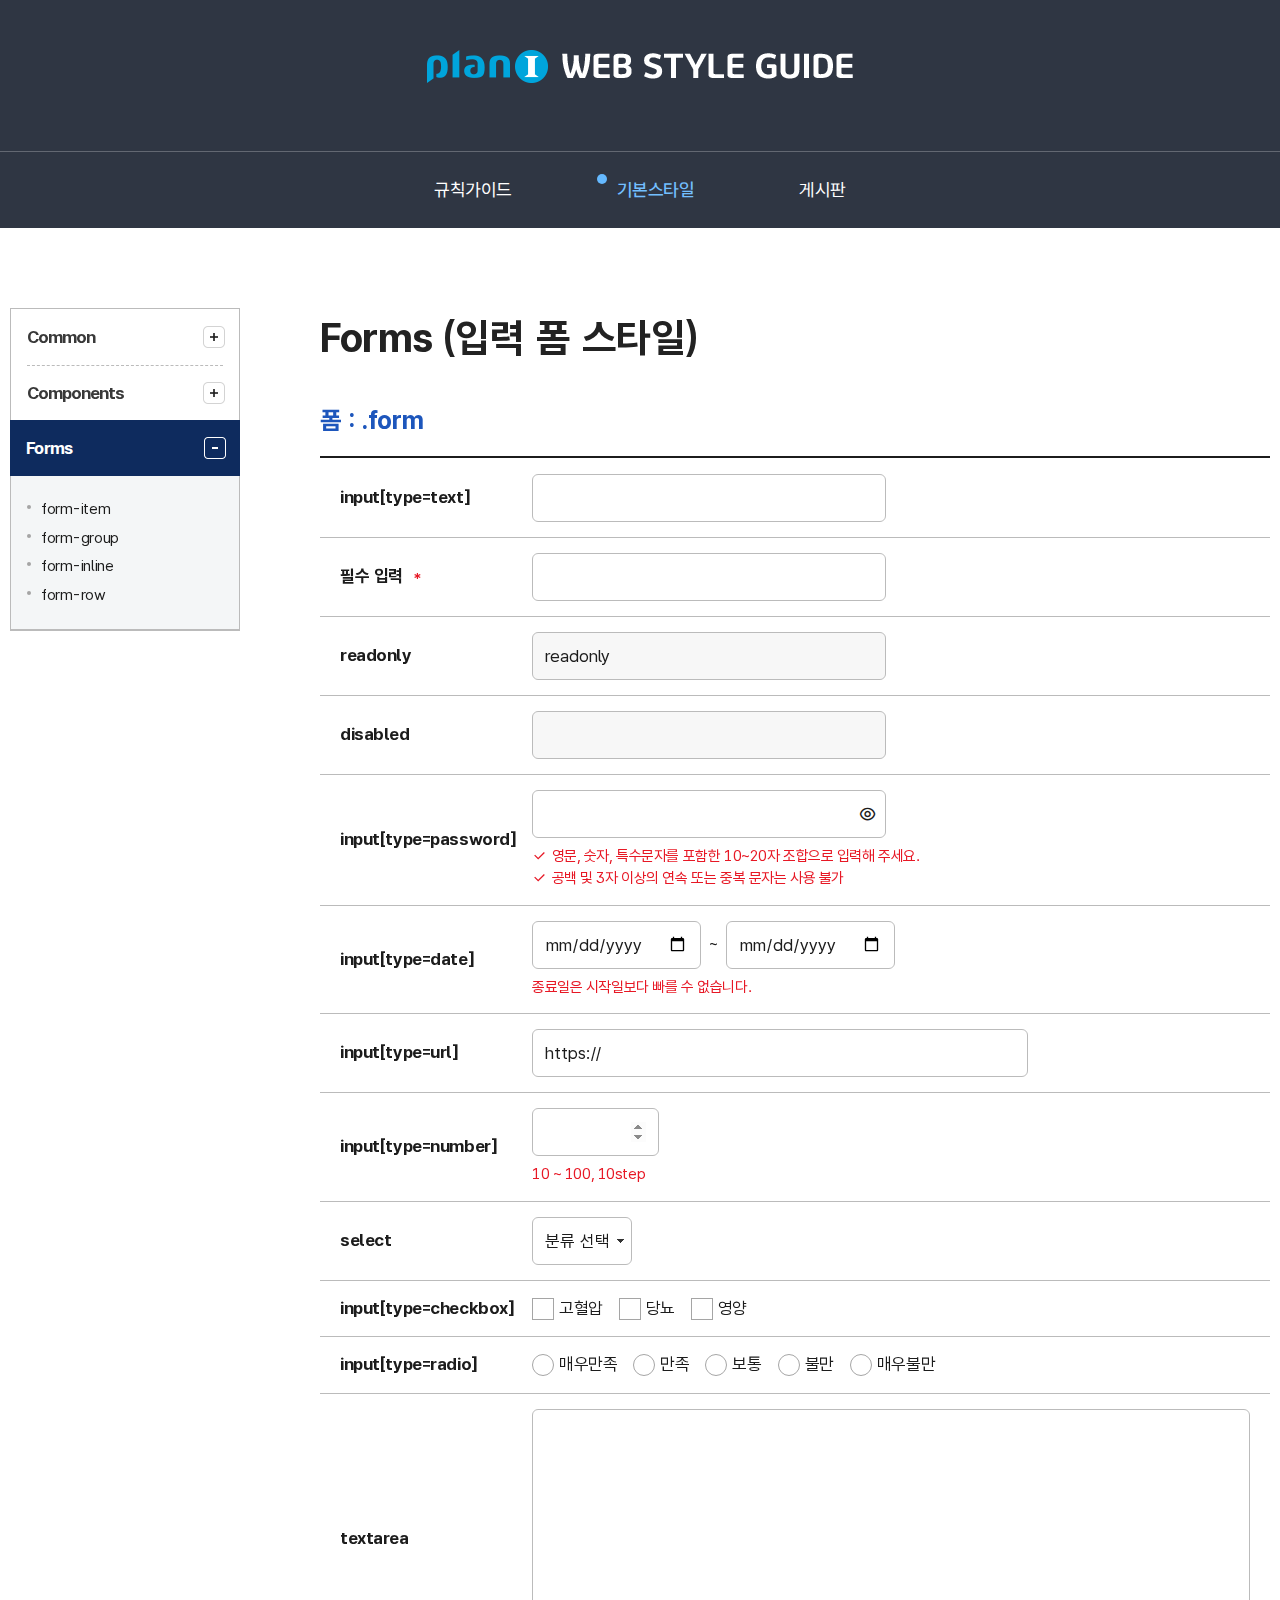
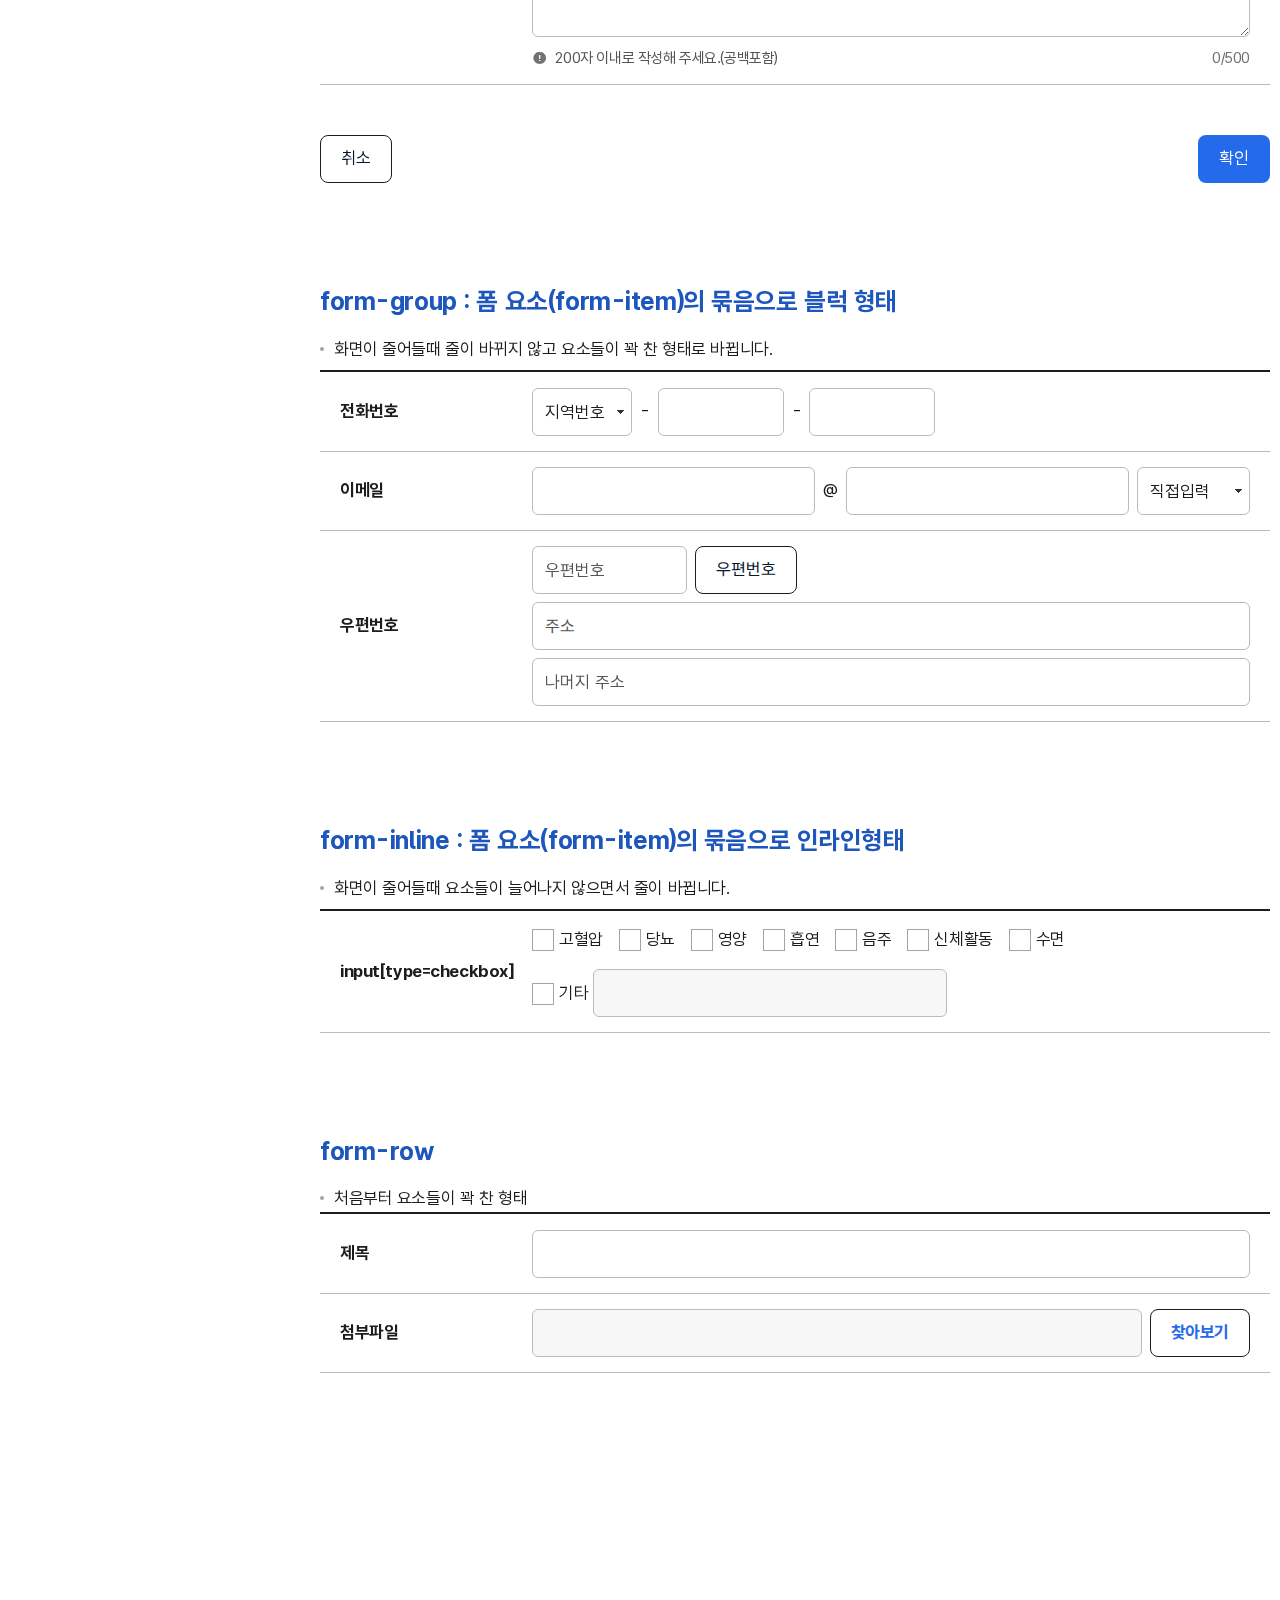
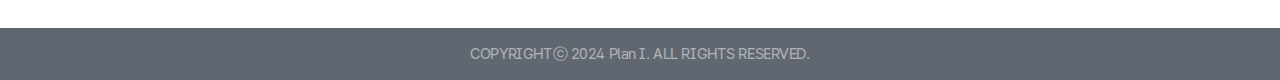
<file: guide/guide_form.html>
<!DOCTYPE html>
<html lang="ko">

<head>
	<meta charset="utf-8">
	<meta http-equiv="X-UA-Compatible" content="IE=edge" />
	<meta name="viewport" content="width=device-width,initial-scale=1.0,minimum-scale=1.0,user-scalable=yes">
	<meta name="title" content="">
	<meta name="description" content="">
	<meta name="keyword" content="">
	<meta name="copyright" content="">
	<meta property="og:type" content="website">
	<meta property="og:site_name" content="">
	<meta property="og:title" content="">
	<meta property="og:url" content="http://localhost/?">
	<meta property="og:description" content="">
	<meta name="theme-color" content="#003675">
	<link rel="apple-touch-icon" sizes="180x180" href="../img/layout/favicon_180px.png">
	<link rel="icon" type="image/png" sizes="192x192"  href="../img/layout/favicon_192px.png">
	<link rel="icon" type="image/png" sizes="32x32" href="../img/layout/favicon_32px.png">
	<title>스타일가이드 V3</title>

	<!-- CSS -->
	<link rel="stylesheet" href="../css/pattern.css">
	<link rel="stylesheet" href="guide.css">

	<!-- 공통 JS -->
	<script src="../js/jquery.min.js"></script>
	<script src="../js/swiper-bundle.min.js"></script>
	
</head>

<body id="wrap">
	<div id="guide" class="guide">
		<header>
            <h1><img src="logo.png" alt="web style guide"></h1> 
            <p class="menu">
                <a href="guide_rule.html">규칙가이드</a>
                <a href="guide_common.html" class="active">기본스타일</a>
                <a href="board_list.html">게시판</a>
            </p>
        </header>
		
		<main id="container">	

			<div class="inner in-between">
				<section id="snb" class="left-menu">
					<div class="snb" data-active="2">
						<nav class="list">
							<ul id="left_menu_top" class="head_menu_depth">
								<li class="is-depth3">
									<a href="guide_common.html">Common</a>
									<ul class="depth3">
										<li><a href="guide_common.html#typography">typography</a></li>
										<li><a href="guide_common.html#color">color</a></li>
										<li><a href="guide_common.html#userDefine">user_define</a></li>
									</ul>
								</li>
								<li class="is-depth3">
									<a href="guide_component.html">Components</a>
									<ul class="depth3">
										<li><a href="guide_component.html#tab">tab</a></li>
										<li><a href="guide_component.html#box">box</a></li>
										<li><a href="guide_component.html#heading">heading</a></li>
										<li><a href="guide_component.html#list">list</a></li>										
										<li><a href="guide_component.html#image">image</a></li>
										<li><a href="guide_component.html#table">table</a></li>	
										<li><a href="guide_component.html#button">button</a></li>
										<li><a href="guide_component.html#card">card</a></li>
										<li><a href="guide_component.html#accordion">accordion</a></li>
										<!-- <li><a href="#alert">alert</a></li>
										<li><a href="#badge">badge</a></li> -->
										<li><a href="guide_component.html#dialog">modal(dialog)</a></li>
										<li><a href="guide_component.html#pagination">pagination</a></li>				
										<li><a href="guide_component.html#slider">slider</a></li>											
										<li><a href="guide_component.html#contInfo">콘텐츠정보</a></li>									
									</ul>
								</li>
								<li class="is-depth3">
									<a href="guide_form.html">Forms</a>
									<ul class="depth3">
										<li><a href="guide_form.html#formItem">form-item</a></li>
										<li><a href="guide_form.html#formGroup">form-group</a></li>
										<li><a href="guide_form.html#formInline">form-inline</a></li>
										<li><a href="guide_form.html#formRow">form-row</a></li>
									</ul>
								</li>
								
							</ul>
						</nav>
					</div>
				</section>
				<!-- //snb -->		

				<section id="contents" class="contents">
					<section id="formSec">
						<h3 class="heading-l">Forms (입력 폼 스타일)</h3>

						<article class="guide-article form" id="formItem">
						
							<h4 class="heading-m">폼 : .form</h4>
							<ul class="row-line">
								<li>
									<label for="form1InputText" class="label">input[type=text]</label>
									<div class="label-cont">
										<input type="text" id="form1InputText" name=""
										value="">
									</div>
								</li>
								<li>
									<label for="form1InputText2" class="label">필수 입력<i class="required" aria-required="true">*</i></label>
									<div class="label-cont">
										<input type="text" id="form1InputText2" name=""
										value="" required>
									</div>
								</li>
								<li>
									<label for="form1InputReadonly" class="label">readonly</label>
									<div class="label-cont">
										<input type="text" id="form1InputReadonly" name=""
										value="readonly" readonly>
									</div>
								</li>
								<li>
									<label for="form1InputDisabled" class="label">disabled</label>
									<div class="label-cont">
										<input type="text" id="form1InputDisabled" name=""
										value="" disabled>
									</div>
								</li>
								<li>
									<label for="form1InputPw" class="label">input[type=password]</label>
									<div class="label-cont">
										<span class="form-item form-pw">
											<input type="password" id="form1InputPw" name=""
											value="">
											<button class="btn-pw-view"><i class="ri-eye-line"></i><span class="sr-only">비밀번호 보기</span></button>
										</span>
										<p class="error invalid-feedback">
											<i class="ri-check-line"></i>영문, 숫자, 특수문자를 포함한 10~20자 조합으로 입력해 주세요.
										</p>
										<p class="error invalid-feedback">
											<i class="ri-check-line"></i>공백 및 3자 이상의 연속 또는 중복 문자는 사용 불가
										</p>
									</div>
								</li>
								<li>
									<label for="form1InputDate" class="label">input[type=date]</label>
									<div class="label-cont">
										<div class="form-group">										
											<input type="date" name="" id="form1InputDate" value="" title="시작일을 입력하세요." class="form-item">~
											<input type="date" title="종료일을 입력하세요." class="form-item">
										</div>										
										<p class="error invalid-feedback">종료일은 시작일보다 빠를 수 없습니다.</p>
									</div>
								</li>
								<!-- <li>
									<label for="form1InputEmail" class="label">input[type=email]</label>
									<div class="label-cont">
										<input type="email" id="form1InputEmail" name=""
										value="">
									</div>
								</li> -->
								<li>
									<label for="form1InputUrl" class="label">input[type=url]</label>
									<div class="label-cont">
										<input type="url" id="form1InputUrl" name=""
										value="https://" pattern="https://.*" size="30">
									</div>
								</li>
								<li>
									<label for="form1InputNumber" class="label">input[type=number]</label>
									<div class="label-cont">
										<input type="number" id="form1InputNumber" name=""
										value="" min="10" max="100" step="10">
										<p class="error invalid-feedback">10 ~ 100, 10step</p>
									</div>
								</li>
								<li>
									<label for="form1Select1" class="label">select</label>
									<div class="label-cont">
										<select id="form1Select1" name="">
											<option value="">분류 선택</option>
											<option value="1">02</option>
										</select>
									</div>
								</li>
								<li>
									<span class="label">input[type=checkbox]</span>
									<div class="label-cont custom-input form-inline">
										<span class="form-item">
											<input type="checkbox" id="formInputChk3_1" name="" value=""><label for="formInputChk3_1">고혈압</label>
										</span>
										<span class="form-item">
											<input type="checkbox" id="formInputChk3_2" name="" value=""><label for="formInputChk3_2">당뇨</label>
										</span>
										<span class="form-item">
											<input type="checkbox" id="formInputChk3_3" name="" value=""><label for="formInputChk3_3">영양</label>
										</span>	
									</div>
								</li>
								<li>
									<span class="label">input[type=radio]</span>
									<div class="label-cont custom-input form-inline">
										<span class="form-item">
											<input type="radio" id="formSatisfy05" name="grade" value="5"><label for="formSatisfy05" class="satisfy05">매우만족</label>
										</span>
										<span class="form-item"><input type="radio" id="formSatisfy04" name="grade" value="4"><label for="formSatisfy04" class="satisfy04">만족</label></span>
										<span class="form-item"><input type="radio" id="formSatisfy03" name="grade" value="3"><label for="formSatisfy03" class="satisfy03">보통</label></span>
										<span class="form-item"><input type="radio" id="formSatisfy02" name="grade" value="2"><label for="formSatisfy02" class="satisfy02">불만</label></span>
										<span class="form-item"><input type="radio" id="formSatisfy01" name="grade" value="1"><label for="formSatisfy01" class="satisfy01">매우불만</label></span>
									</div>
								</li>
								<li>
									<label for="form1TextArea" class="label">textarea</label>
									<div class="label-cont">
										<div class="form-row">
											<textarea id="form1TextArea" name="" rows="10" class="form-item"></textarea>
										</div>
										<div class="textarea-foot">
											<i class="ri-error-warning-fill mr1"></i><span class="footnote">200자 이내로 작성해 주세요.(공백포함)</span>
											<span class="text-maxsize">0/500</span>	
										</div>
									</div>
								</li>
							</ul>
							<div class="btns both">
								<button type="reset" class="btn">취소</button>
								<button type="submit" class="btn primary">확인</button>
							</div>
							<script>
								var inputTitle = $("#form1InputText2:invalid").attr("title");
								console.log(inputTitle);
							</script>
						</article>	
						<!--//form-item  -->						
						
						<article class="guide-article form" id="formGroup">
							<h4 class="heading-m">form-group : 폼 요소(form-item)의 묶음으로 블럭 형태</h4>
							<ul class="list-dot mb1">
								<li>화면이 줄어들때 줄이 바뀌지 않고 요소들이 꽉 찬 형태로 바뀝니다.</li>								
							</ul>

							<ul class="row-line">
								<li>
									<label for="form2Select1" class="label">전화번호</label>
									<div class="label-cont">
										<div class="form-group">
											<select id="form2Select1" name="" class="form-item">
												<option value="">지역번호</option>
												<option value="1">02</option>
											</select>
											<span class="form-item">-</span>
											<input type="text" class="form-item" name=""
												value="" maxlength="4" size="4" title="전화번호 두번째 자리 입력">
											<span class="form-item">-</span>
											<input type="text" class="form-item" name=""
												value="" maxlength="4" size="4" title="전화번호 세번째 자리 입력">
										</div>
									</div>
								</li>
								<li>
									<label for="form2Email" class="label">이메일</label>
									<div class="label-cont">
										<div class="form-group">
											<input class="form-item" type="text" name="title" id="form2Email" value="" title="메일아이디">
											<span class="form-item"> @ </span>
											<input class="form-item domain-input" type="text" name="title" value="" title="이메일 주소 직접입력"> 
											<select class="form-item domain-select" title="이메일 주소 선택">
												<option value="">직접입력</option>
												<option value="naver.com">naver.com</option>
												<option value="daum.net">daum.net</option>
												<option value="gmail.com">gmail.com</option>
											</select>
										</div>
									</div>
								</li>
								<li>
									<label for="form2Zipcode" class="label">우편번호</label>
									<div class="label-cont">
										<div class="form-group mb1">
											<input type="text" id="form2Zipcode" placeholder="우편번호"  class="form-item" maxlength="6" size="6">
											<button type="button" class="btn gray2">우편번호</button>
										</div>
										<div class="form-row mb1">
											<input type="text" placeholder="주소" title="기본 주소" class="form-item">
										</div>
										<div class="form-row">
											<input type="text" placeholder="나머지 주소" title="상세 주소" class="form-item">
										</div>
									</div>
								</li>								
									
							</ul>
						</article>
						<!-- //form-group -->

						<article class="guide-article form" id="formInline">
							<h4 class="heading-m">form-inline : 폼 요소(form-item)의 묶음으로 인라인형태</h4>
							<ul class="list-dot mb1">
								<li>화면이 줄어들때 요소들이 늘어나지 않으면서 줄이 바뀝니다.</li>		
							</ul>

							<ul class="row-line">
								<li>
									<span class="label">input[type=checkbox]</span>
									<div class="label-cont custom-input form-inline">
										<span class="form-item">
											<input type="checkbox" id="form2InputChk3_1" name="cs_health_field" value="고혈압"><label for="form2InputChk3_1">고혈압</label>
										</span>
										<span class="form-item">
											<input type="checkbox" id="form2InputChk3_2" name="cs_health_field" value="당뇨"><label for="form2InputChk3_2">당뇨</label>
										</span>
										<span class="form-item">
											<input type="checkbox" id="form2InputChk3_3" name="cs_health_field" value="영양"><label for="form2InputChk3_3">영양</label>
										</span>
										<span class="form-item">
											<input type="checkbox" id="form2InputChk3_4" name="cs_health_field" value="흡연"><label for="form2InputChk3_4">흡연</label>
										</span>
										<span class="form-item">
											<input type="checkbox" id="form2InputChk3_5" name="cs_health_field" value="음주"><label for="form2InputChk3_5">음주</label>
										</span>
										<span class="form-item">
											<input type="checkbox" id="form2InputChk3_6" name="cs_health_field" value="신체활동"><label for="form2InputChk3_6">신체활동</label>
										</span>
										<span class="form-item">
											<input type="checkbox" id="formInputChk3_10" name="cs_health_field" value="수면"><label for="formInputChk3_10">수면</label>
										</span>											
										<span class="form-item">
											<input type="checkbox" id="form2InputChk3_etc" value="etc"><label for="form2InputChk3_etc" class="mr15">기타</label>
											<input type="text" id="etcInput" name="" value="" disabled="disabled">
										</span>
										
									</div>
								</li>
							</ul>
						</article>
						<!-- //form-inline -->

						<article class="guide-article form" id="formRow">
							<h4 class="heading-m">form-row</h4>
							<ul class="list-dot">
								<li>처음부터 요소들이 꽉 찬 형태</li>
							</ul>
							<ul class="row-line">
								<li>
									<label for="" class="label">제목</label>
									<div class="label-cont">
										<div class="form-row">
											<input type="text" class="form-item">
										</div>										
									</div>
								</li>	
								<li>
									<label for="" class="label">첨부파일</label>
									<div class="label-cont">
										<div class="form-row file-input">
											<input type="text" class="file-name form-item" readonly="">
											<input type="file" id="form1Upload1" class="file-upload ">
											<label for="form1Upload1" class="file-label btn text-primary">찾아보기</label>
											
										</div>				
									</div>
								</li>								
							</ul>
	
						</article>
						<!-- //form-row -->

					</section>
					<!-- //formSec -->

				</section><!--//content-->
			</div>
			<!--//contentWrap-->

			<a href="#wrap" class="go-top fixed"><i class="ri-arrow-up-s-line" aria-hidden="true"></i><span>TOP</span></a>
		</main>
		<footer class="footer">COPYRIGHTⓒ 2024 Plan I. ALL RIGHTS RESERVED.</footer>
		
	</div>
	<!-- //guide -->
	
	<!-- 공통 JS -->
	<script src="../js/func.js"></script>
	<script src="../js/common.js"></script>

	<!-- 서브 JS -->
	<script src="../js/sub.js"></script>

	<!-- 가이드 JS -->
	<script src="guide.js"></script>

</body>

</html>
</file>
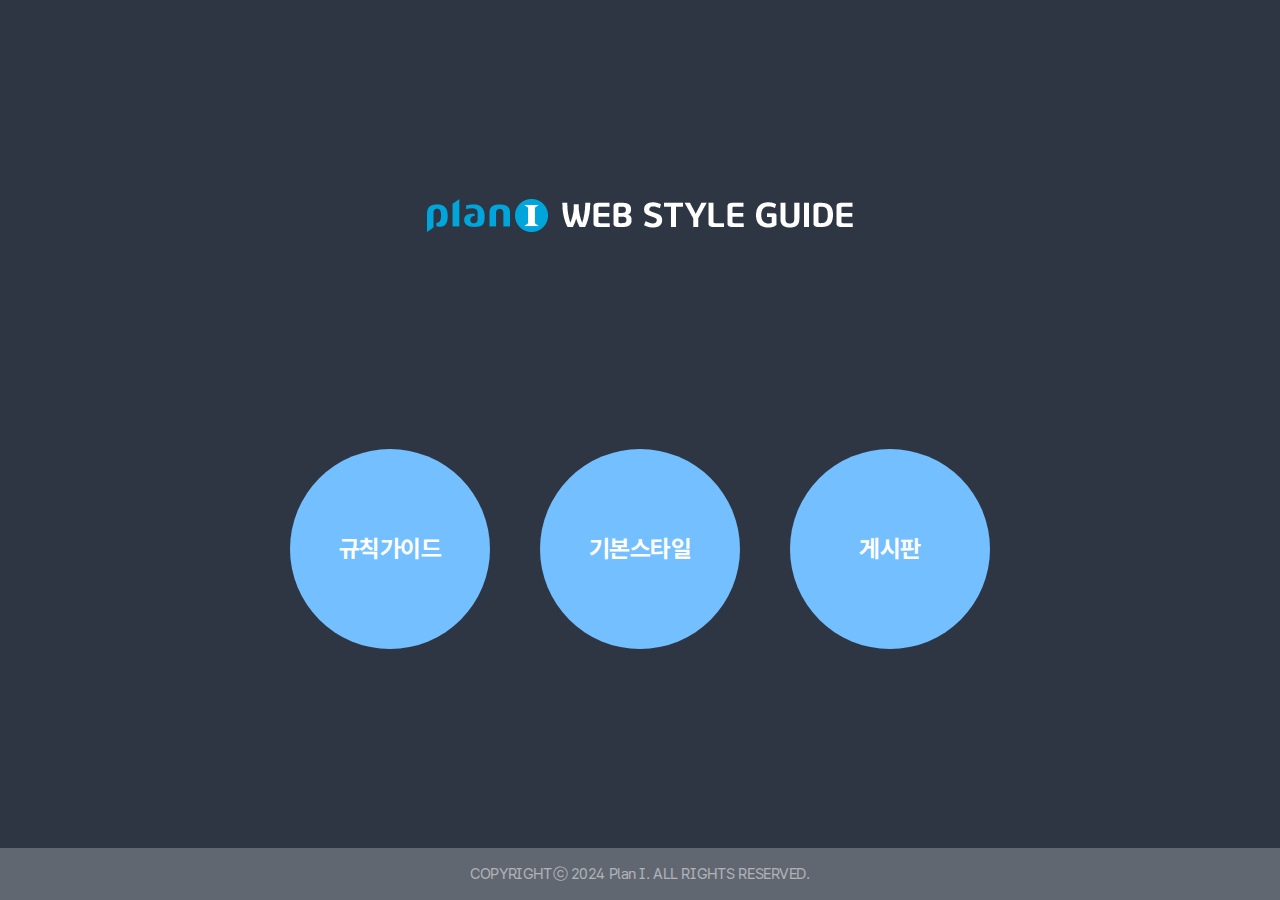
<file: guide/guide_index.html>
<!DOCTYPE html>
<html lang="ko">
<head>
    
<meta charset="utf-8">
<meta http-equiv="X-UA-Compatible" content="IE=edge" />

<title>스타일가이드</title>

<!-- CSS -->
<link rel="stylesheet" href="../css/pattern.css">
<link rel="stylesheet" href="guide.css">

</head>

<body class="intro">
    <header>
        <h1><img src="logo.png" alt="web style guide"></h1> 
        <p class="menu">
            <a href="guide_rule.html">규칙가이드</a>
            <a href="guide_common.html">기본스타일</a>
            <a href="board_list.html">게시판</a>
        </p>
    </header>

    <footer>COPYRIGHTⓒ 2024 Plan I. ALL RIGHTS RESERVED.</footer>
</body>
</html>
</file>
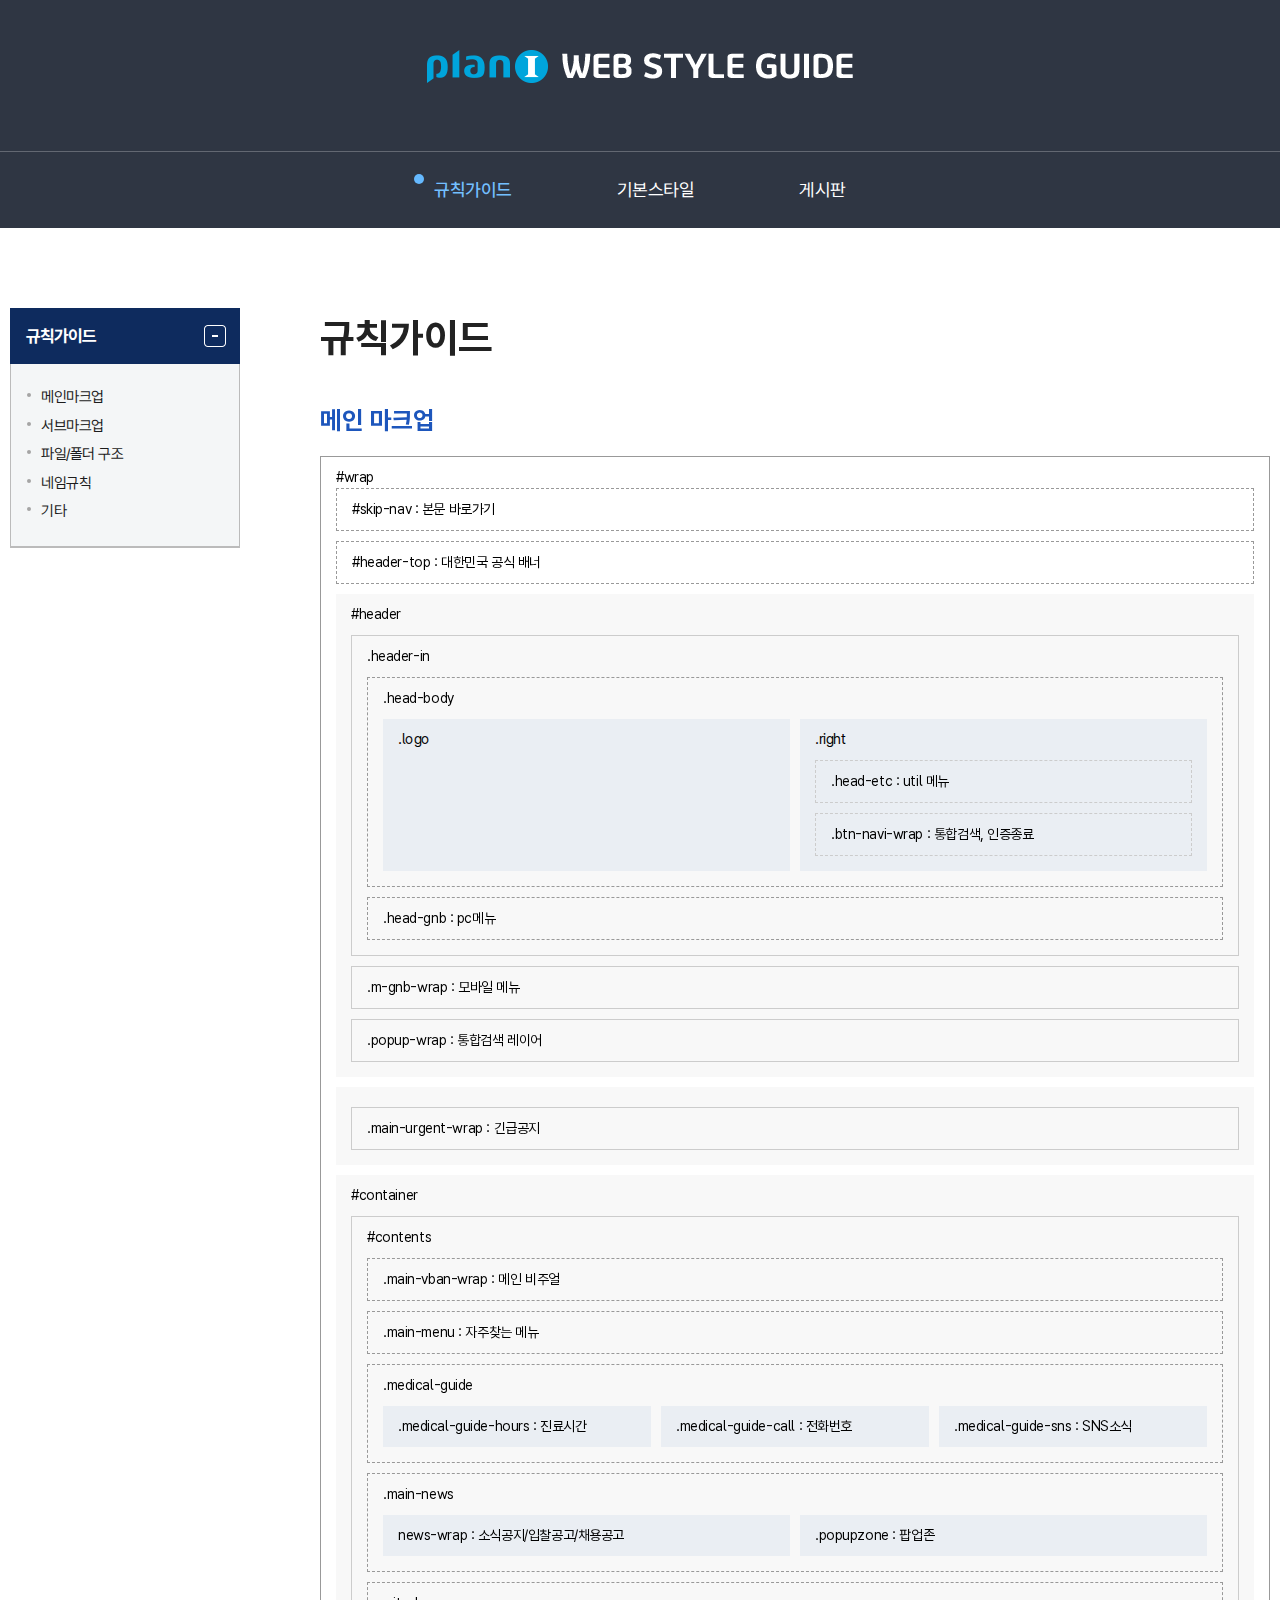
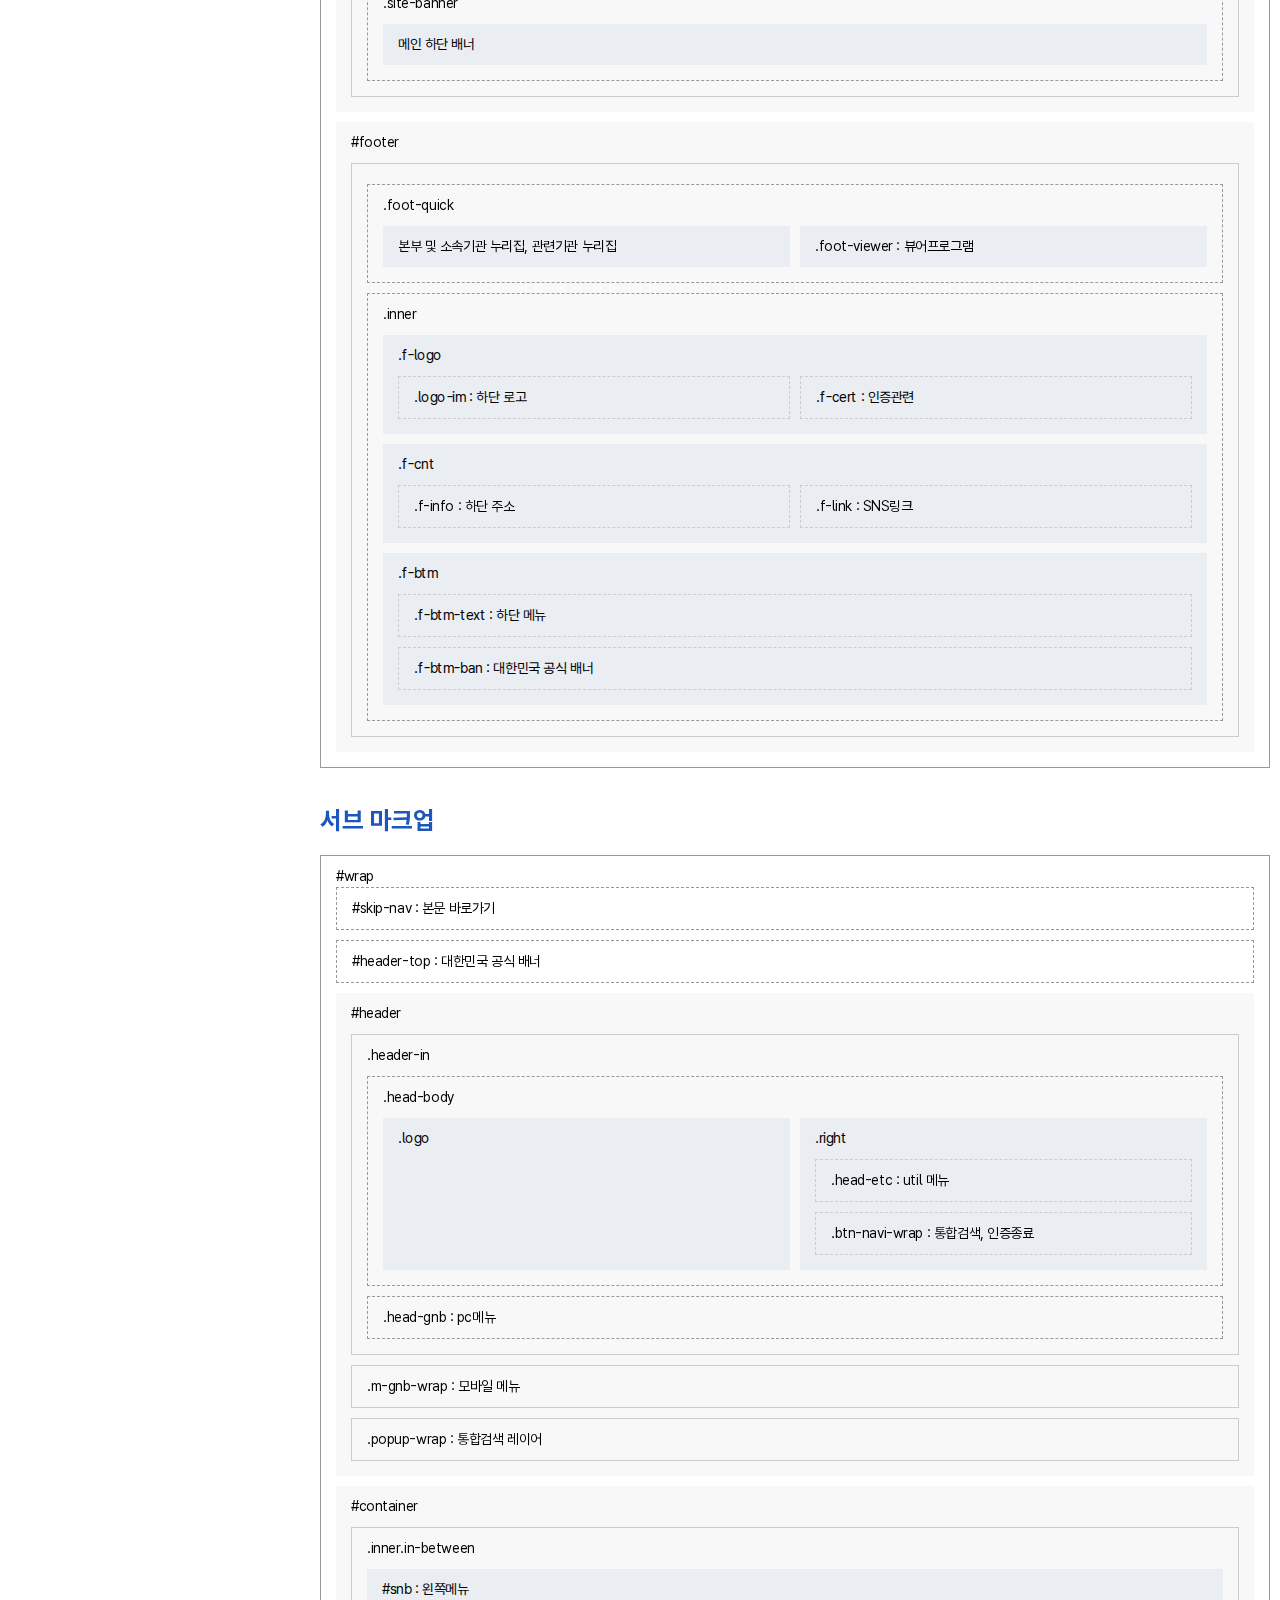
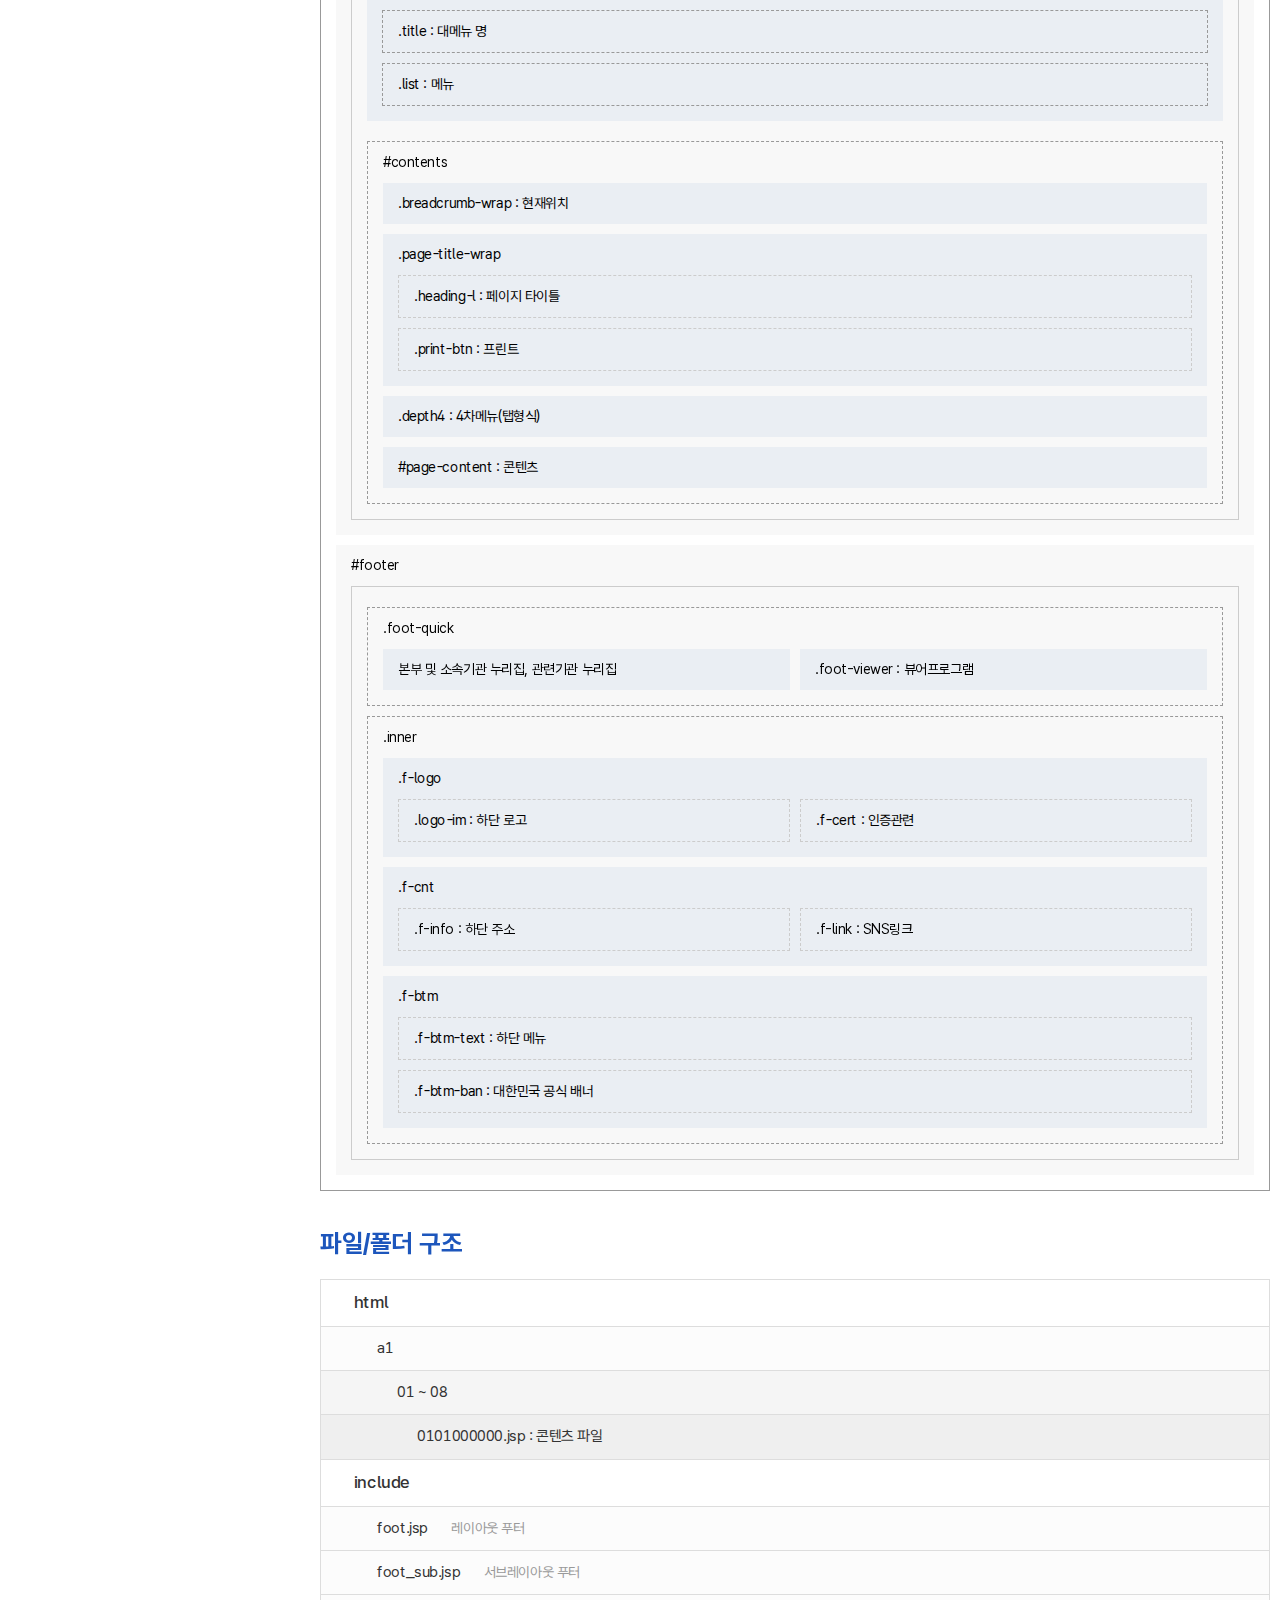
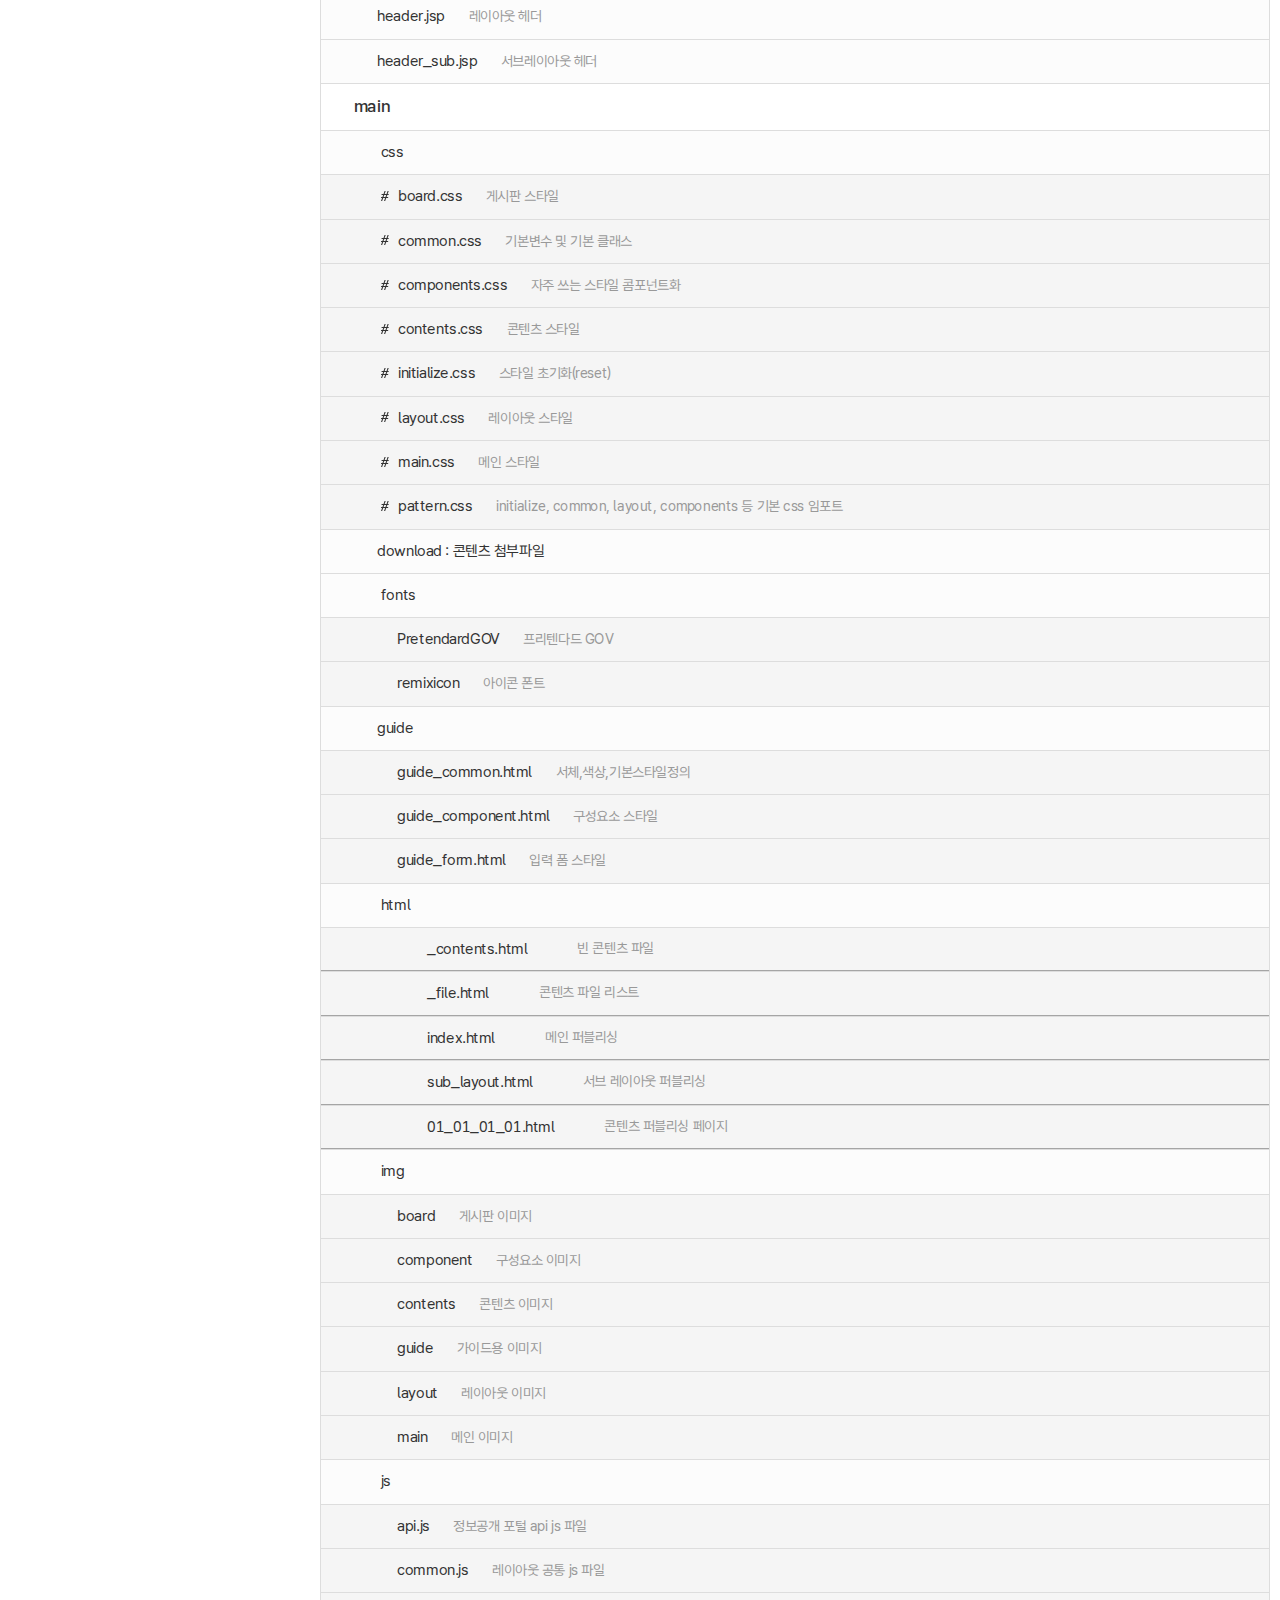
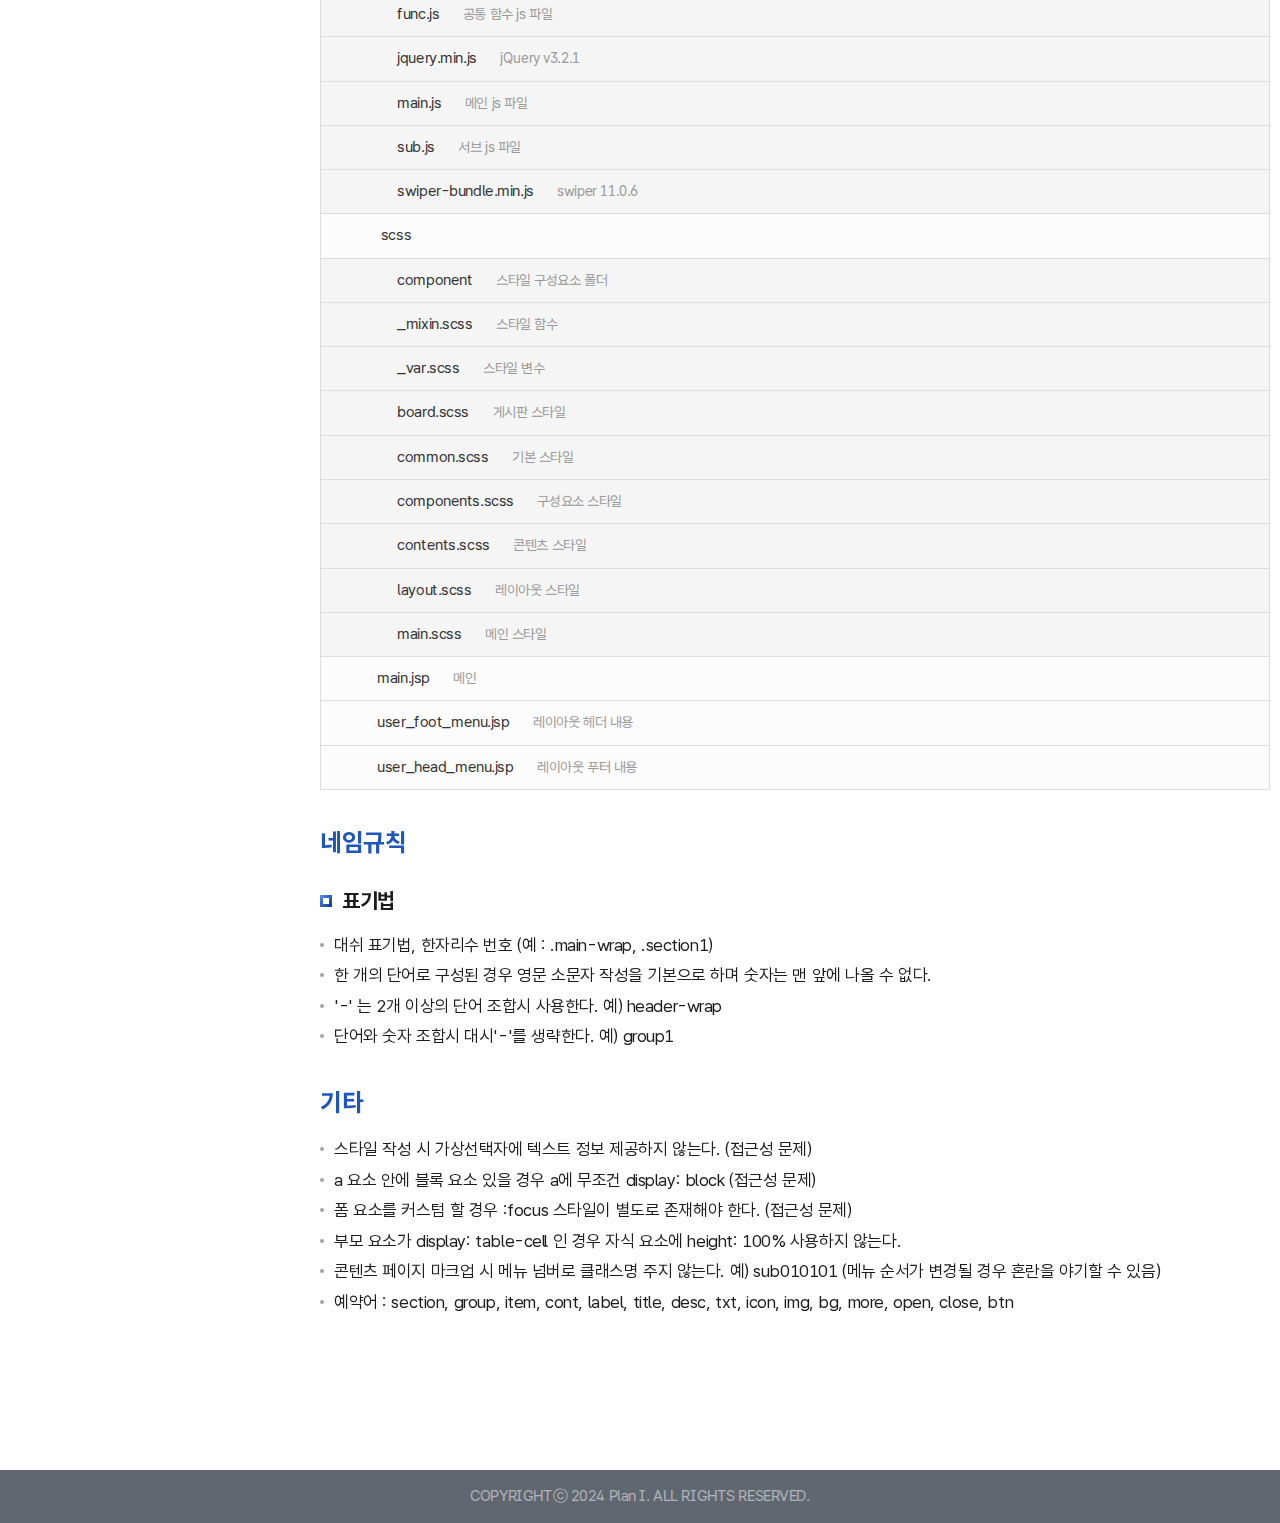
<file: guide/guide_rule.html>
<!DOCTYPE html>
<html lang="ko">
<head>
    
<meta charset="utf-8">
<meta http-equiv="X-UA-Compatible" content="IE=edge" />

<title>스타일가이드</title>

<!-- CSS -->
<link rel="stylesheet" href="../css/pattern.css">
<link rel="stylesheet" href="guide.css">

<!-- 공통 JS -->
<script src="../js/jquery.min.js"></script>
<script src="../js/swiper-bundle.min.js"></script>

</head>

<body class="guide">

    <div id="wrap">
        <header>
            <h1><img src="logo.png" alt="web style guide"></h1> 
            <p class="menu">
                <a href="guide_rule.html" class="active">규칙가이드</a>
                <a href="guide_common.html">기본스타일</a>
                <a href="board_list.html">게시판</a>
            </p>
        </header>

        <main id="container">
            <div class="inner in-between">
				<section id="snb" class="left-menu">
					<div class="snb" data-active="0">						
						<nav class="list">
							<ul id="left_menu_top" class="head_menu_depth">
								<li class="is-depth3 active">
									<a href="guide_common.html">규칙가이드</a>
									<ul class="depth3">
										<li><a href="#mainMarkup">메인마크업</a></li>
										<li><a href="#subMarkup">서브마크업</a></li>
										<li><a href="#fileTree">파일/폴더 구조</a></li>
										<li><a href="#nameRule">네임규칙</a></li>
										<li><a href="#etc">기타</a></li>
									</ul>
								</li>								
								
							</ul>
						</nav>
					</div>
				</section>
				<!-- //snb -->	
                <section id="contents" class="contents">
                    <div class="page">
                        <h1 class="heading-l">규칙가이드</h1>   
                        <section class="section" id="mainMarkup">
                            <h2 class="heading-m">메인 마크업</h2>

                            <div class="markup">
                                
                                

                                <div class="box type1">
                                    #wrap
                                    
                                    <span class="box type2">#skip-nav : 본문 바로가기</span>
                                    <span class="box type2">#header-top : 대한민국 공식 배너</span>
                                    <ul class="depth1">
                                        <li>
                                            #header

                                            <div class="box type1">
                                                .header-in

                                                <ul class="depth2">
                                                    <li>.head-body
                                                        <ul class="depth3 flex">
                                                            <li>.logo</li>
                                                            <li>.right
                                                                <ul class="depth4">
                                                                    <li>.head-etc : util 메뉴</li>
                                                                    <li>.btn-navi-wrap : 통합검색, 인증종료</li>
                                                                </ul>
                                                            </li>
                                                        </ul>
                                                    </li>
                                                    <li>.head-gnb : pc메뉴</li>
                                                </ul>
                                                
                                            </div>
                                            <div class="box type1">
                                                .m-gnb-wrap : 모바일 메뉴
                                            </div>
                                            <div class="box type1">
                                                .popup-wrap : 통합검색 레이어
                                            </div>
                                        </li>
                                        <li>
                                            <span class="box type1">.main-urgent-wrap : 긴급공지</span>
                                        </li>
                                        <li>
                                            #container                                

                                            <div class="box type1">
                                                #contents 

                                                <ul class="depth2">

                                                    <li>
                                                        .main-vban-wrap : 메인 비주얼
                                                    </li>
                                                    <li>
                                                        .main-menu : 자주찾는 메뉴
                                                    </li>
                                                    <li>
                                                        .medical-guide 
                                                        <ul class="depth3 flex">
                                                            <li>.medical-guide-hours : 진료시간</li>
                                                            <li>.medical-guide-call : 전화번호</li>
                                                            <li>.medical-guide-sns : SNS소식</li>
                                                        </ul>
                                                    </li>
                                                    <li>
                                                        .main-news 
                                                        <ul class="depth3 flex">
                                                            <li>news-wrap : 소식공지/입찰공고/채용공고</li>
                                                            <li>.popupzone : 팝업존</li>
                                                        </ul>
                                                    </li>
                                                    <li>.site-banner
                                                        <ul class="depth3">
                                                            <li>메인 하단 배너</li>
                                                        </ul>
                                                    </li>
                                                </ul>
                                            </div>
                                        </li>
                                        <li>
                                            #footer
                                            <div class="box type1">
                                                <ul class="depth2">
                                                    <li> .foot-quick 
                                                        <ul class="depth3 flex">
                                                            <li>본부 및 소속기관 누리집, 관련기관 누리집</li>
                                                            <li>.foot-viewer : 뷰어프로그램</li>
                                                        </ul>
                                                    </li>
                                                    <li>.inner
                                                        <ul class="depth3">
                                                            <li>.f-logo 
                                                                <ul class="depth4 flex">
                                                                    <li>.logo-im : 하단 로고</li>
                                                                    <li>.f-cert : 인증관련</li>
                                                                </ul>
                                                            </li>
                                                            <li>.f-cnt 
                                                                <ul class="depth4 flex">
                                                                    <li>.f-info : 하단 주소</li>
                                                                    <li>.f-link : SNS링크</li>
                                                                </ul>
                                                            </li>
                                                            <li>.f-btm 
                                                                <ul class="depth4">
                                                                    <li>.f-btm-text : 하단 메뉴</li>
                                                                    <li>.f-btm-ban : 대한민국 공식 배너</li>
                                                                </ul>
                                                            </li>
                                                        </ul>
                                                    </li>
                                                </ul>
                                            </div>
                                        </li>
                                    </ul>
                                </div>
                            </div>
                        </section>
                        <section class="section" id="subMarkup">
                            <h2 class="heading-m">서브 마크업</h2>

                            <div class="markup">
                                <div class="box type1">
                                    #wrap
                                    
                                    <span class="box type2">#skip-nav : 본문 바로가기</span>
                                    <span class="box type2">#header-top : 대한민국 공식 배너</span>
                                    <ul class="depth1">
                                        <li>
                                            #header

                                            <div class="box type1">
                                                .header-in
                                                
                                                <ul class="depth2">
                                                    <li>.head-body
                                                        <ul class="depth3 flex">
                                                            <li>.logo</li>
                                                            <li>.right
                                                                <ul class="depth4">
                                                                    <li>.head-etc : util 메뉴</li>
                                                                    <li>.btn-navi-wrap : 통합검색, 인증종료</li>
                                                                </ul>
                                                            </li>
                                                        </ul>
                                                    </li>
                                                    <li>.head-gnb : pc메뉴</li>
                                                </ul>
                                                
                                            </div>
                                            <div class="box type1">
                                                .m-gnb-wrap : 모바일 메뉴
                                            </div>
                                            <div class="box type1">
                                                .popup-wrap : 통합검색 레이어
                                            </div>
                                        </li>
                                        <li>
                                            #container  

                                            <div class="box type1">
                                                .inner.in-between

                                                <ul class="depth2 flex">

                                                    <li class="sub">
                                                        #snb : 왼쪽메뉴
                                                        <ul class="depth2">
                                                            <li>.title : 대메뉴 명</li>
                                                            <li>.list : 메뉴</li>
                                                        </ul>
                                                    </li>
                                                    <li>
                                                        #contents
                                                        <ul class="depth3">
                                                            <li>.breadcrumb-wrap : 현재위치 </li>
                                                            <li>.page-title-wrap 
                                                                <ul class="depth4">
                                                                    <li>.heading-l : 페이지 타이틀</li>
                                                                    <li>.print-btn : 프린트</li>
                                                                </ul>
                                                            </li>
                                                            <li>.depth4 : 4차메뉴(탭형식)</li>
                                                            <li>#page-content : 콘텐츠</li>
                                                        </ul>
                                                    </li>
                                                    
                                                </ul>
                                            </div>
                                        </li>
                                        <li>
                                            #footer
                                            <div class="box type1">
                                                <ul class="depth2">
                                                    <li> .foot-quick 
                                                        <ul class="depth3 flex">
                                                            <li>본부 및 소속기관 누리집, 관련기관 누리집</li>
                                                            <li>.foot-viewer : 뷰어프로그램</li>
                                                        </ul>
                                                    </li>
                                                    <li>.inner
                                                        <ul class="depth3">
                                                            <li>.f-logo 
                                                                <ul class="depth4 flex">
                                                                    <li>.logo-im : 하단 로고</li>
                                                                    <li>.f-cert : 인증관련</li>
                                                                </ul>
                                                            </li>
                                                            <li>.f-cnt 
                                                                <ul class="depth4 flex">
                                                                    <li>.f-info : 하단 주소</li>
                                                                    <li>.f-link : SNS링크</li>
                                                                </ul>
                                                            </li>
                                                            <li>.f-btm 
                                                                <ul class="depth4">
                                                                    <li>.f-btm-text : 하단 메뉴</li>
                                                                    <li>.f-btm-ban : 대한민국 공식 배너</li>
                                                                </ul>
                                                            </li>
                                                        </ul>
                                                    </li>
                                                </ul>
                                            </div>
                                        </li>
                                    </ul>
                                </div>
                            </div>
                        </section>

                        <section class="section" id="fileTree">
                            <h2 class="heading-m">파일/폴더 구조</h2>

                            <div class="folder">
                                <ul>
                                    <li>html
                                        <ul>
                                            <li>a1
                                                <ul>
                                                    <li>01 ~ 08
                                                        <ul>
                                                            <li>0101000000.jsp : 콘텐츠 파일</li>
                                                        </ul>
                                                    </li>
                                                </ul>
                                            </li>
                                        </ul>
                                    </li>
                                    <li>include
                                        <ul>
                                            <li>foot.jsp <small> 레이아웃 푸터</small></li>
                                            <li>foot_sub.jsp <small> 서브레이아웃 푸터</small></li>
                                            <li>header.jsp <small> 레이아웃 헤더</small></li>
                                            <li>header_sub.jsp <small> 서브레이아웃 헤더</small></li>
                                        </ul>
                                    </li>
                                    <li>main
                                        <ul>                       
                                            <li>
                                                css
                                                <ul>
                                                    <li class="css">board.css <small>게시판 스타일</small></li>
                                                    <li class="css">common.css <small>기본변수 및 기본 클래스</small></li>
                                                    <li class="css">components.css <small>자주 쓰는 스타일 콤포넌트화</small></li>
                                                    <li class="css">contents.css <small>콘텐츠 스타일</small></li>
                                                    <li class="css">initialize.css <small>스타일 초기화(reset)</small></li>
                                                    <li class="css">layout.css <small>레이아웃 스타일</small></li>
                                                    <li class="css">main.css <small>메인 스타일</small></li>
                                                    <li class="css">pattern.css <small>initialize, common, layout, components 등 기본 css 임포트</small></li>
                                                </ul>
                                            </li>
                                            <li>download : 콘텐츠 첨부파일</li>
                                            <li>
                                                fonts
                                                <ul>
                                                    <li>PretendardGOV <small>프리텐다드 GOV</small></li>
                                                    <li>remixicon <small>아이콘 폰트</small></li>
                                                </ul>                            
                                            </li>
                                            <li>guide
                                                <ul>                               
                                                    <li>guide_common.html <small>서체,색상,기본스타일정의</small></li>
                                                    <li>guide_component.html <small>구성요소 스타일</small></li>
                                                    <li>guide_form.html <small>입력 폼 스타일</small></li>
                                                </ul>
                                            </li>
                                            <li>
                                                html
                                                <ul>
                                                <li class="file">_contents.html <small>빈 콘텐츠 파일</small></li>
                                                <li class="file">_file.html <small>콘텐츠 파일 리스트</small></li>
                                                <li class="file">index.html <small>메인 퍼블리싱</small></li>
                                                <li class="file">sub_layout.html <small>서브 레이아웃 퍼블리싱</small></li>
                                                <li class="file">01_01_01_01.html <small>콘텐츠 퍼블리싱 페이지</small></li>
                                                </ul>
                                            </li>
                                            <li>
                                                img
                                                <ul>
                                                    <li>board <small>게시판 이미지</small></li>
                                                    <li>component <small>구성요소 이미지</small></li>
                                                    <li>contents <small>콘텐츠 이미지</small></li>
                                                    <li>guide <small>가이드용 이미지</small></li>
                                                    <li>layout <small>레이아웃 이미지</small></li>
                                                    <li>main <small>메인 이미지</small></li>
                                                </ul>
                                            </li>
                                            <li>
                                                js
                                                <ul>
                                                    <li>api.js <small>정보공개 포털 api js 파일</small></li>
                                                    <li>common.js <small>레이아웃 공통 js 파일</small></li>
                                                    <li>func.js <small>공통 함수 js 파일</small></li>
                                                    <li>jquery.min.js <small>jQuery v3.2.1</small></li>
                                                    <li>main.js <small>메인 js 파일</small></li>
                                                    <li>sub.js <small>서브 js 파일</small></li>
                                                    <li>swiper-bundle.min.js <small>swiper 11.0.6</small></li>
                                                </ul>
                                            </li>
                                            <li>
                                                scss
                                                <ul>
                                                    <li>component <small>스타일 구성요소 폴더</small></li>
                                                    <li>_mixin.scss <small>스타일 함수</small></li>
                                                    <li>_var.scss <small>스타일 변수</small></li>
                                                    <li>board.scss <small>게시판 스타일</small></li>
                                                    <li>common.scss <small>기본 스타일</small></li>
                                                    <li>components.scss <small>구성요소 스타일</small></li>
                                                    <li>contents.scss <small>콘텐츠 스타일</small></li>
                                                    <li>layout.scss <small>레이아웃 스타일</small></li>
                                                    <li>main.scss <small>메인 스타일</small></li>
                                                </ul>
                                            </li>
                                            <li>main.jsp <small> 메인</small></li>
                                            <li>user_foot_menu.jsp <small> 레이아웃 헤더 내용</small></li>
                                            <li>user_head_menu.jsp <small> 레이아웃 푸터 내용</small></li>
                                        
                                        </ul>
                                    </li>
                                </ul>
                                
                            </div>
                        </section>

                        <section class="section" id="nameRule">
                            <h2 class="heading-m">네임규칙</h2>

                            <article class="group active">
                                <h3 class="heading-s"><a href="">표기법</a></h3>

                                <div class="item">
                                    <div class="cont">
                                        <ul class="list-dot">
                                            <li>대쉬 표기법, 한자리수 번호 (예 : .main-wrap, .section1)</li>
                                            <li>한 개의 단어로 구성된 경우 영문 소문자 작성을 기본으로 하며 숫자는 맨 앞에 나올 수 없다.</li>
                                            <li>'-' 는 2개 이상의 단어 조합시 사용한다. 예) header-wrap</li>
                                            <li>단어와 숫자 조합시 대시'-'를 생략한다. 예) group1</li>
                                        </ul>
                                    </div>
                                </div>
                            </article>
                        </section>

                        <section class="section" id="etc">
                            <h2 class="heading-m">기타</h2>

                            <article class="group active">
                                <ul class="list-dot">
                                    <li>스타일 작성 시 가상선택자에 텍스트 정보 제공하지 않는다. (접근성 문제)</li>
                                    <li>a 요소 안에 블록 요소 있을 경우 a에 무조건 display: block (접근성 문제)</li>
                                    <li>폼 요소를 커스텀 할 경우 :focus 스타일이 별도로 존재해야 한다. (접근성 문제)</li>
                                    <li>부모 요소가 display: table-cell 인 경우 자식 요소에 height: 100% 사용하지 않는다. </li>
                                    <li>콘텐츠 페이지 마크업 시 메뉴 넘버로 클래스명 주지 않는다. 예) sub010101 (메뉴 순서가 변경될 경우 혼란을 야기할 수 있음)</li>
                                    <li>예약어 : section, group, item, cont, label, title, desc, txt, icon, img, bg, more, open, close, btn</li>
                                </ul>
                            </article>
                        </section>
                    </div>
                </section>
                <!--//contents-->
            </div>
            <!-- //#container inner in-between -->

            <a href="#wrap" class="go-top fixed"><i class="ri-arrow-up-s-line"></i><span>TOP</span></a>
        </main>
		<footer class="footer">COPYRIGHTⓒ 2024 Plan I. ALL RIGHTS RESERVED.</footer>
		
	</div>
	<!-- //guide -->
	
	<!-- 공통 JS -->
	<script src="../js/func.js"></script>
	<script src="../js/common.js"></script>

	<!-- 서브 JS -->
	<script src="../js/sub.js"></script>
	
	<!-- 가이드 JS -->
	<script src="guide.js"></script>

</body>

</html>
</file>
<file: css/pattern.css>
@charset "utf-8"; 

/* ui/ux css */
@import url('initialize.css');
@import url('common.css');
@import url('layout.css');
@import url('components.css');
</file>
<file: css/board.css>
@charset "UTF-8";
/* ==========================================================================================
//board CSS
============================================================================================*/
/* search */
.board-info {
  margin-bottom: 1rem;
}
.board-info .search-btn {
  min-width: initial;
  background: var(--gray-80);
  color: var(--white);
  border: 0;
  min-width: 8rem;
  transition: 0.2s;
}
.board-info .search-btn:hover {
  background: var(--black);
}
.board-info .board-search-wrap {
  background: var(--gray-5);
  border: 1px solid var(--gray-30);
  padding: 3rem;
  margin: 4rem 0;
  display: flex;
  flex-direction: column;
  gap: 1rem;
  align-items: center;
  justify-content: center;
}
.board-info .board-search-wrap .search-list {
  width: 100%;
}
.board-info .board-search-wrap .search-list > li {
  display: flex;
  gap: 1rem;
  padding: 1rem;
}
.board-info .board-search-wrap .search-list > li .label {
  width: 12%;
  min-width: 10rem;
}
.board-info .board-search-wrap .search-list > li .label-cont {
  flex: 1;
  min-width: 1%;
}
.board-info .board-search-wrap .search-list > li .btn.sm {
  height: 4.8rem;
}
.board-info .board-search-wrap .search-list > li .btn.sm.active {
  background: var(--primary);
  border-color: var(--primary);
  color: var(--white);
}
.board-info .board-search-wrap .search-list > li .btn.sm.active:hover {
  background: var(--primary-60);
}
.board-info .board-search-wrap .search-btn.md {
  min-width: 14rem;
}
.board-info .board-search {
  display: flex;
  gap: 0.5rem;
  align-items: center;
}
.board-info .board-search label {
  color: var(--gray-90);
  font-weight: 700;
  margin-right: 2.5rem;
}
.board-info .board-search select {
  width: 15rem;
}
.board-info .board-search input {
  width: 39rem;
}
.board-info .page-info {
  display: flex;
  gap: 1rem;
  align-items: center;
}
.board-info .page-info strong {
  color: #333;
  margin-left: 0.5rem;
}
.board-info .page-info .current-page {
  position: relative;
  padding-left: 1rem;
}
.board-info .page-info .current-page::before {
  content: "";
  background-color: #ddd;
  width: 1px;
  height: 1.4rem;
  position: absolute;
  left: 0;
  top: 50%;
  translate: 0 -50%;
}
.board-info .page-info .btn {
  margin-left: auto;
}
.board-info .board-sort {
  margin-left: auto;
  display: flex;
  gap: 2rem;
}
.board-info .board-sort a {
  font-size: 1.5rem;
  letter-spacing: -0.03em;
}
.board-info .board-sort a.active {
  font-weight: 700;
}
.board-info .board-sort a.active::after {
  content: "";
  display: block;
  height: 2px;
  background: #000;
  margin-top: 0.5rem;
}

/* ==========================================================================================
//list
============================================================================================*/
.board-list {
  position: relative;
  /* 테이블형 */
  /* list형 */
}
.board-list .unit {
  text-align: right;
}
.board-list .ic-notice {
  background: var(--primary-5);
  display: inline-flex;
  align-items: center;
  justify-content: center;
  padding: 0.25rem 1rem;
  color: var(--primary);
  font-size: 1.5rem;
  border-radius: 0.4rem;
}
.board-list table {
  border-top: 1px solid var(--gray-90);
  border-bottom: 1px solid var(--border);
}
.board-list table td, .board-list table th {
  border-top: 1px solid var(--border);
  padding: 1.5rem 1rem;
  word-break: break-all;
  text-align: center;
  line-height: 1.5;
}
.board-list table td.narrow, .board-list table th.narrow {
  padding-left: 0.2rem;
  padding-right: 0.2rem;
}
.board-list table td.text-left, .board-list table th.text-left {
  padding-left: 2rem;
}
.board-list table tr:first-of-type th, .board-list table tr:first-of-type td {
  border-top: 0;
}
.board-list table thead th {
  background: var(--gray-5);
  border-bottom: 1px solid var(--gray-40);
  color: var(--gray-90);
  font-weight: 700;
}
.board-list table .subject {
  text-align: left;
  padding-left: 2rem;
}
.board-list table .subject a {
  display: block;
  white-space: nowrap;
  text-overflow: ellipsis;
  overflow: hidden;
  word-break: break-all;
  display: inline-block;
  vertical-align: middle;
  max-width: calc(100% - 4rem);
}
.board-list table .subject a:hover {
  text-decoration: underline;
}
.board-list table .subject .ic-new {
  background: var(--primary-60);
  color: var(--white);
  width: 1.4rem;
  height: 1.4rem;
  padding: 0.5rem 0.4rem 0.4rem;
  display: inline-flex;
  align-items: center;
  justify-content: center;
  vertical-align: middle;
  margin-left: 0.4rem;
}
.board-list table .subject .ic-new::after {
  font-size: 1.1rem;
  line-height: 1;
}
.board-list table .subject .ic-lock {
  margin-left: 0.4rem;
  color: var(--gray-70);
}
.board-list .ul {
  border-top: 2px solid var(--gray-90);
}
.board-list .li {
  border-bottom: 1px solid var(--border);
  min-height: 15rem;
}
.board-list .li .item {
  position: relative;
  display: flex;
  gap: 2rem;
  align-items: center;
  padding: 4rem 11rem 4rem 2rem;
  transition: 0.2s;
}
.board-list .li .item:hover {
  background: var(--white);
}
.board-list .li .item:hover .list-num {
  color: var(--gray-80);
}
.board-list .li .item:hover .txt .title {
  color: var(--gray-90);
}
.board-list .li .item:hover .txt .desc {
  color: var(--gray-70);
}
.board-list .li .item:hover .btn-wrap .icon-more {
  background-position: 0 -1.9rem;
}
.board-list .li .list-num {
  flex: 0 0 8rem;
  font-size: 1.8rem;
  font-weight: 700;
  color: var(--black);
  height: 100%;
  text-align: center;
}
.board-list .li .list-num + .txt {
  min-width: 1px;
  flex: 1;
}
.board-list .li .category {
  display: none;
}
.board-list .li .category.block {
  display: block;
}
.board-list .li .txt {
  display: flex;
  gap: 2rem;
  flex-direction: column;
  height: auto;
  position: relative;
  max-width: 100%;
}
.board-list .li .txt .title {
  display: flex;
  gap: 0.5rem;
  align-items: center;
}
.board-list .li .txt .title strong {
  color: var(--black);
  font-size: 2.4rem;
  display: block;
  white-space: nowrap;
  text-overflow: ellipsis;
  overflow: hidden;
  word-break: keep-all;
  width: 100%;
}
.board-list .li .txt .title .ic-lock,
.board-list .li .txt .title .ic-new {
  font-size: 2rem;
}
.board-list .li .txt .desc {
  display: -webkit-box;
  -webkit-line-clamp: 2;
  text-overflow: ellipsis;
  overflow: hidden;
  -webkit-box-orient: vertical;
  color: var(--gray-70);
}
.board-list .li .etc-info {
  display: flex;
  gap: 1rem;
  align-items: center;
  font-size: 1.5rem;
  color: var(--gray-70);
}
.board-list .li .etc-info span {
  display: flex;
  gap: 0.5rem;
  align-items: center;
}
.board-list .li .etc-info span ~ span {
  position: relative;
  padding-left: 1rem;
}
.board-list .li .etc-info span ~ span::before {
  content: "";
  background-color: #ddd;
  width: 2px;
  height: 1rem;
  position: absolute;
  left: 0;
  top: 50%;
  translate: 0 -50%;
}
.board-list .li:hover .item {
  box-shadow: 2px 1px 1rem rgba(137, 137, 143, 0.3);
}
.board-list .li .btn-wrap {
  position: absolute;
  right: 2rem;
  top: 50%;
  translate: 0 -50%;
}
.board-list .li .btn-wrap a {
  display: block;
}
.board-list .li .btn-wrap a ~ a {
  margin-top: 2.5rem;
}
.board-list .li .btn-wrap a:hover i {
  background-position: 0 -1.9rem;
}
.board-list .li .thumb {
  overflow: hidden;
  border-radius: 0.6rem;
}
.board-list.thumb-list .item {
  gap: 5rem;
}
.board-list.thumb-list .thumb {
  flex: 0 0 25rem;
  height: 15rem;
  text-align: center;
  background: #68748B;
  font-weight: 500;
}
.board-list.thumb-list .thumb img {
  width: 100%;
  height: 100%;
  object-fit: cover;
}
.board-list.thumb-list .txt {
  flex: 1;
  min-width: 1px;
}

.gallery-list {
  border-bottom: 1px solid var(--border);
}
.gallery-list .thumb {
  display: block;
  width: 100%;
  height: 15.6rem;
  overflow: hidden;
  position: relative;
  background: #000;
}
.gallery-list .thumb img {
  width: 100%;
  height: 100%;
  object-fit: cover;
  opacity: 1;
  transition: 0.2s;
}
.gallery-list .thumb .state {
  display: block;
  color: #fff;
  font-size: 1.4rem;
  padding: 0.5rem 1rem;
  position: absolute;
  right: 1rem;
  bottom: 1rem;
}
.gallery-list .thumb .state.ing {
  background: var(--color2);
}
.gallery-list .thumb .state.end {
  background: #202020;
}
.gallery-list .ul {
  display: grid;
  gap: 4rem 2rem;
  grid-template-columns: repeat(4, 1fr);
  padding: 3rem 0;
}
.gallery-list .li {
  border-bottom: 0;
}
.gallery-list .li .item {
  padding: 0;
  display: flex;
  gap: 2rem;
  align-items: flex-start;
  flex-direction: column;
  transition: 0.2s;
}
.gallery-list .li .txt {
  display: flex;
  gap: 1.2rem;
  flex-direction: column;
}
.gallery-list .li .txt .title {
  font-size: 1.8rem;
  display: -webkit-box;
  -webkit-line-clamp: 2;
  text-overflow: ellipsis;
  overflow: hidden;
  -webkit-box-orient: vertical;
  word-break: break-all;
}
.gallery-list .li:hover .item {
  box-shadow: none;
}
.gallery-list .li:hover .thumb img {
  transform: scale(1.1);
  opacity: 0.8;
}
.gallery-list .li:hover .media::before {
  background: rgba(0, 0, 0, 0.25);
}
.gallery-list .li .icon-more {
  display: none;
}
.gallery-list .media {
  position: relative;
}
.gallery-list .media::before {
  content: "\f00b";
  font-family: var(--icon);
  display: flex;
  align-items: center;
  justify-content: center;
  color: #fff;
  width: 4rem;
  height: 4rem;
  border-radius: 50%;
  font-size: 2.4rem;
  position: absolute;
  right: 1.8rem;
  bottom: 1.5rem;
  z-index: 1;
  transition: 0.2s;
}
.gallery-list.col3 .thumb {
  height: 25rem;
}

/* ==========================================================================================
//View
============================================================================================*/
.board-view {
  border-top: 2px solid var(--gray-80);
}
.board-view > .title {
  font-size: 2rem;
  font-weight: 600;
  border-bottom: 1px solid var(--border);
  padding: 2.5rem;
  text-align: center;
}
.board-view > .title.add-date {
  display: flex;
  gap: 3rem;
}
.board-view > .title.add-date span ~ span {
  position: relative;
  padding-left: 3rem;
}
.board-view > .title.add-date span ~ span::before {
  content: "";
  background-color: #ccc;
  width: 2px;
  height: 1.6rem;
  position: absolute;
  left: 0;
  top: 50%;
  translate: 0 -50%;
}
.board-view > .title.add-date span strong {
  color: var(--gray-50);
  margin-right: 1rem;
}
.board-view .info {
  padding: 1.5rem;
  background: var(--gray-5);
  border-bottom: 1px solid var(--border);
  display: inline-flex;
  gap: 1rem;
  justify-content: center;
  width: 100%;
  flex-wrap: wrap;
}
.board-view .info li {
  display: flex;
  gap: 1rem;
  align-items: center;
}
.board-view .info li ~ li {
  position: relative;
  padding-left: 1rem;
}
.board-view .info li ~ li::before {
  content: "";
  background-color: #ddd;
  width: 1px;
  height: 1.4rem;
  position: absolute;
  left: 0;
  top: 50%;
  translate: 0 -50%;
}
.board-view .view-cont {
  padding: 5rem;
  border-bottom: 1px solid var(--border);
}

.prevnext {
  margin-top: 4rem;
  border-bottom: 1px solid var(--border);
}
.prevnext li {
  display: flex;
  gap: 3rem;
  padding: 2rem 0;
  border-top: 1px solid var(--border);
}
.prevnext span {
  display: flex;
  gap: 1rem;
  align-items: center;
  justify-content: center;
  font-weight: 600;
  width: 15rem;
}
.prevnext span::before {
  font-family: var(--icon);
}
.prevnext a {
  flex: 1;
  min-width: 1;
  display: block;
  white-space: nowrap;
  text-overflow: ellipsis;
  overflow: hidden;
}
.prevnext .prev span::before {
  content: "\ea78";
}
.prevnext .next span::before {
  content: "\ea4e";
}

.reply-h5 {
  font-size: 2.1rem;
  margin: 3.6rem 0 1.6rem;
}

.reply-area {
  border-top: 1px solid #AAA;
  border-bottom: 1px solid #373737;
  margin-bottom: 5rem;
}
.reply-area .reply-title .title {
  display: block;
  font-size: 2.2rem;
  font-weight: bold;
  text-align: center;
  color: var(--gray-80);
  background: var(--gray-5);
  padding: 2rem 0;
}
.reply-area .reply-title .reply-info {
  border-top: 1px solid var(--border);
  border-bottom: 1px solid var(--border);
  padding: 1.5rem 0;
  text-align: center;
  display: flex;
  gap: 1rem;
  justify-content: center;
}
.reply-area .reply-title .reply-info span {
  display: flex;
  gap: 1rem;
  align-items: center;
}
.reply-area .reply-title .reply-info span ~ span {
  position: relative;
  padding-left: 1rem;
}
.reply-area .reply-title .reply-info span ~ span::before {
  content: "";
  background-color: #ddd;
  width: 1px;
  height: 1.2rem;
  position: absolute;
  left: 0;
  top: 50%;
  translate: 0 -50%;
}
.reply-area .reply-title .reply-info em {
  font-weight: 700;
  color: var(--gray3);
}
.reply-area .reply-cont {
  padding: 4rem;
  background: var(--white);
}
.reply-area .file {
  border-bottom: 0;
}

.gallery-slide {
  position: relative;
}
.gallery-slide .title {
  display: block;
  text-align: center;
  margin: 2rem 0;
  font-size: 2.4rem;
}
.gallery-slide a {
  display: block;
  width: 100%;
}
.gallery-slide .gallery {
  background: var(--gray-10);
  padding: 4rem;
}
.gallery-slide .gallery .swiper-slide {
  background: var(--gray-10);
}
.gallery-slide .gallery .item {
  display: flex;
  flex-direction: column;
  align-items: center;
  justify-content: center;
}
.gallery-slide .gallery img {
  max-height: 100%;
  margin: 0 auto;
}
.gallery-slide .thumb {
  margin: 2rem 0 0;
  padding: 1rem 4rem;
  width: auto;
  position: relative;
}
.gallery-slide .thumb::before {
  content: "";
  display: block;
  width: 4rem;
  height: 100%;
  background: linear-gradient(to right, rgb(255, 255, 255), rgba(255, 255, 255, 0));
  position: absolute;
  top: 0;
  left: 0;
  z-index: 1;
}
.gallery-slide .thumb::after {
  content: "";
  display: block;
  width: 4rem;
  height: 100%;
  background: linear-gradient(to right, rgba(255, 255, 255, 0), rgb(255, 255, 255));
  position: absolute;
  top: 0;
  right: 0;
  z-index: 1;
}
.gallery-slide .thumb .item {
  cursor: pointer;
  /* &:hover { 
      img { border-color: var(--gray-90);}
  } */
}
.gallery-slide .thumb img { /* border: 2px solid transparent;  */
  width: 100%;
  height: 14rem;
  object-fit: cover;
  background: var(--white);
  transition: 0.2s;
}
.gallery-slide .swiper-slide {
  background: var(--white);
}
.gallery-slide .swiper-button {
  border-radius: 50%;
  width: 5.4rem;
  height: 5.4rem;
  min-width: 5.4rem;
  background-color: var(--white);
  display: inline-flex;
  align-items: center;
  justify-content: center;
  color: var(--gray3);
  box-shadow: 0px 0.4rem 0.8rem 0px rgba(0, 0, 0, 0.1);
}
.gallery-slide .swiper-button-prev {
  left: -2.7rem;
}
.gallery-slide .swiper-button-next {
  right: -2.7rem;
}
.gallery-slide .swiper-button:hover:hover {
  transition: 0.2s;
  background-color: var(--secondary-5);
}
.gallery-slide:has(.thumb) .swiper-button {
  top: calc(50% - 14rem);
}

/* .gallery-slide { position: relative;
	.thumb {margin-bottom: 3rem; height: 12rem; overflow: hidden; }
	.swiper-slide { width: 100%; height: 100%;
		img { width: 100%; height: 100%; object-fit: cover; }
	}
} */
/* ==========================================================================================
//Write
============================================================================================*/
/* =======================================================================================
게시판 상단 콘텐츠
======================================================================================= */
.announce-info {
  background: var(--primary-5);
  padding: 3rem;
  margin-bottom: 4rem;
}
.announce-info ul {
  display: flex;
  gap: 4rem;
  align-items: center;
}
.announce-info ul li {
  display: flex;
  gap: 1.2rem;
  align-items: center;
}
.announce-info ul strong {
  display: flex;
  gap: 0.5rem;
  align-items: center;
}

/* =======================================================================================
반응형
======================================================================================= */
@media (max-width: 767.98px) {
  .announce-info ul {
    gap: 2rem;
    flex-direction: column;
  }
  .board-info {
    flex-direction: column !important;
    gap: 1rem;
  }
  .board-info .board-search-wrap {
    margin-left: initial;
    width: 100%;
    padding: 1rem;
  }
  .board-info .board-search-wrap .search-list li {
    flex-direction: column;
  }
  .board-info .board-search-wrap .search-list > li .label-cont input[type=text] {
    width: calc(100% - 9rem);
  }
  .board-info .board-search {
    flex-direction: column;
    width: 100%;
  }
  .board-info .board-search label {
    margin-right: 0;
  }
  .board-info .board-search select,
  .board-info .board-search input,
  .board-info .board-search .search-btn { /* flex: 1; min-width: 1px; */
    width: 100%;
  }
  .board-detail-search ~ .board-info {
    flex-direction: row;
  }
  /* board-list */
  .board-list .li {
    min-height: initial;
  }
  .board-list .li .item {
    gap: 2rem;
    padding: 2rem 0;
  }
  .board-list .li .item .list-num {
    display: none;
  }
  .board-list .li .item .thumb {
    flex-basis: 20rem;
    height: 20rem;
  }
  .board-list .li .item .txt {
    gap: 1rem;
  }
  .board-list .li .item .txt .title {
    font-size: 1.8rem;
  }
  .board-list .li .item .txt .desc {
    display: block;
    white-space: nowrap;
    text-overflow: ellipsis;
  }
  .board-list .li .item .btn-wrap {
    display: none;
  }
  .board-list > table > colgroup, .board-list > table > thead {
    display: none;
  }
  .board-list > table > tbody > tr {
    border-bottom: 1px solid var(--border);
    padding: 1rem;
    display: flex;
    gap: 1rem;
    flex-wrap: wrap;
  }
  .board-list > table > tbody > tr > td {
    display: inline-flex;
    gap: 1rem;
    border-top: 0;
    padding: 0;
  }
  .board-list > table > tbody > tr > td::before {
    content: attr(data-label);
    font-weight: 700;
  }
  .board-list > table > tbody > tr > td[data-label=제목], .board-list > table > tbody > tr > td.subject {
    width: 100%;
    font-weight: bold;
    padding-left: 0;
  }
  .board-list > table > tbody > tr > td[data-label=제목]::before, .board-list > table > tbody > tr > td.subject::before {
    display: none;
  }
  .board-list > table > tbody > tr > td[data-label=제목] a, .board-list > table > tbody > tr > td.subject a {
    text-decoration: underline;
  }
  .board-list > table > tbody > tr > td[data-label=번호]::before {
    display: none;
  }
  .gallery-list .ul {
    grid-template-columns: repeat(2, 1fr);
    gap: 1rem;
    padding: 1rem 0;
  }
  .gallery-list .li .item {
    padding: 2rem 0;
  }
  /* board-view */
  .board-view .add-date {
    flex-direction: column;
  }
  .board-view .add-date span {
    padding-left: 0 !important;
  }
  .board-view .add-date span::before {
    display: none;
  }
  .board-view .view-cont {
    padding: 3rem 1.5rem;
  }
  .board-view .file {
    flex-direction: column;
  }
  .board-view .file-list li {
    flex-direction: column;
    align-items: flex-start;
  }
  .prevnext span {
    width: 8rem;
  }
  .gallery-slide .gallery img {
    max-height: 30rem;
  }
  .gallery-slide .thumb img {
    height: 6rem;
  }
  .gallery-slide:has(.thumb) .swiper-button {
    top: calc(50% - 4.8rem);
  }
}/*# sourceMappingURL=board.css.map */
</file>
<file: guide/guide.css>
@charset "UTF-8";

.guide header { position: relative; z-index: 0; z-index: 2; color: #fff; text-align: center; }

.guide header::before { position: absolute; left: 50%; top: 0; z-index: -1; width: 1000%; height: 100%; margin-left: -500%; content: ''; background-color: #2f3643; }

.guide header h1 { padding: 5rem 0; }

.guide header .menu { position: relative; z-index: 0; font-size: 1.8rem; padding: 2.5rem 0; color: #fff; }

.guide header .menu::before { position: absolute; left: 50%; top: 0; z-index: -1; width: 1000%; height: 100%; margin-left: -500%; content: ''; height: 1px; background-color: rgba(255, 255, 255, 0.25); }

.guide header .menu a { position: relative; padding: 0 2rem; margin: 0 3rem; font-weight: 400; }

.guide header .menu a.active { font-weight: 500; color: #73bfff; }

.guide header .menu a.active::before { position: absolute; left: 0; top: -0.5rem; width: 1rem; height: 1rem; border-radius: 100%; background-color: #65b9ff; content: ''; }

.guide footer {  font-size: 1.5rem; padding: 1.5rem; background-color: #616771; color: rgba(255, 255, 255, 0.5); text-align: center; }

.guide .markup .depth1 li { margin-top: 1rem; padding: 1rem 1.5rem; background-color: #f8f8f8; }

.guide .markup .depth1 li .box { margin: 1rem 0 0.5rem; border-color: #ccc; }

.guide .markup .depth2 li, .guide .markup .box { font-size: 1.4rem; display: block; position: relative; padding: 1rem 1.5rem; border: 1px dashed #999; background: none !important; font-weight: 400; color: #000; }

.guide .markup .depth2 li + *, .guide .markup .box + * { margin-top: 1rem; }

.guide .markup .depth2 li.type1, .guide .markup .box.type1 { border-style: solid; }

.guide .markup .depth2 li ul, .guide .markup .box ul { margin-bottom: 0.5rem; }

.guide .markup .depth2 .sub, .guide .markup .depth3 li { border: 0 none; background-color: #eaeef3 !important; }

.guide .markup .depth2 .sub { width: 20%; flex:auto;}
.guide .markup .depth2 .sub + li { width: 80%; flex:auto;}

.guide .markup .depth4 li { border: 1px dashed #ccc; }

.guide .markup .depth5 { margin-top: -0; display: flex; width: calc(100% + 1rem); margin: 1rem 0 0 !important; }

.guide .markup .depth5 > * { clear: none; float: left; width: calc(50% - 1rem); margin: 0 1rem 0 0; }

.guide .markup .depth5 > *:nth-child(2n + 1) { clear: both; }

.guide .markup .depth5 li { margin-top: 0; border: 1px dashed #999; }

.guide .markup .depth5.type1 { margin-top: -0; display: inline-block; width: calc(100% + 1rem); }

.guide .markup .depth5.type1 > * { clear: none; float: left; width: calc(33.33333% - 1rem); margin: 0 1rem 0 0; }

.guide .markup .depth5.type1 > *:nth-child(2n + 1) { clear: none; }

.guide .markup .depth5.type1 > *:nth-child(3n + 1) { clear: both; }

.guide .folder { margin-bottom: 2rem; border: 1px solid #ddd; border-top: 0 none; color: #333; }

.guide .folder li::before { display: inline-block; position: relative; top: 1px; font-family: "xeicon"; vertical-align: top; position: relative; top: -0.1rem; margin-right: 0.5rem; vertical-align: middle; }

.guide .folder > ul > li { padding: 1rem 1.5rem; border-top: 1px solid #ddd; font-weight: 500; }

.guide .folder > ul > li::before { content: ''; }

.guide .folder > ul > li ul > li { font-size: 1.5rem; margin: 1rem -1.5rem -1rem; padding: 1rem 4rem; border-top: 1px solid #ddd; background-color: #fcfcfc; font-weight: 300; }

.guide .folder > ul > li ul > li.file::before { content: ""; }

.guide .folder > ul > li ul > li.js::before { content: ""; }

.guide .folder > ul > li ul > li::before { content: ''; }

.guide .folder > ul > li ul > li.css::before { margin-right: 1rem; font-style: italic; font-family: Roboto; font-weight: 800; content: '#'; }

.guide .folder > ul > li ul > li.js::before { font-size: 1.8rem; top: 0; margin-right: 1rem; }

.guide .folder > ul > li ul > li ul > li { margin-left: -4rem; margin-right: -4rem; padding-left: 6rem; background-color: #f5f5f5; }

.guide .folder > ul > li ul > li ul > li ul > li { margin-left: -6rem; padding-left: 8rem; background-color: #efefef; }

.guide .folder small { font-size: 1.4rem; margin-left: 1rem; padding-left: 1rem; color: #999; }


/* 가이드용 추가 시작 */
.intro { height: 100%; background: #2f3643; display: flex; flex-direction: column; align-items: center; justify-content:space-between;}
.intro .menu { display: flex; gap:5rem;}
.intro .menu::before {display: none;}
.intro .menu a { display: flex; width: 20rem; height: 20rem; align-items: center; justify-content: center; background: #73bfff; border-radius: 50%; font-size: 2.4rem; font-weight: 700; color:#fff; transition: 0.2s;}
.intro .menu a:hover { background: #3e82bb;}
.intro header { height: 100%;  display: flex; flex-direction: column; align-items: center; justify-content:space-evenly;}
.intro footer { width: 100%; font-size: 1.5rem; padding: 1.5rem; background-color: #616771; color: rgba(255, 255, 255, 0.5); text-align: center; }

.snb { position: sticky; top: 0;}
/* 왼쪽서브메뉴 sticky 때문에 본문 콘텐츠에 relative가 적용된 콘텐츠의 색상이 흐려지는 현상이 있음 */
.guide-article{	scroll-margin-top:5rem; margin-bottom: 10rem; 
    code {background: var(--gray-5); padding:0.5rem 1rem; font-family:Menlo, Consolas, Liberation Mono, Lucida Console, monospace; font-size: 1.3rem; color:#1b1b1b; margin-left: 1rem; }
}
.color-depth { display: flex; margin-top: 1rem;
    li { flex: 1; padding: 1rem; word-break: break-all; font-size: 1.5rem;
		&:nth-last-child(-n+5) { color: var(--white);}	
	}    
}
code { background: var(--gray-10);}

.flex { display: flex; gap: 1rem;
    >* { flex: 1; }
}


/* 가이드용 추가 끝 */
</file>
